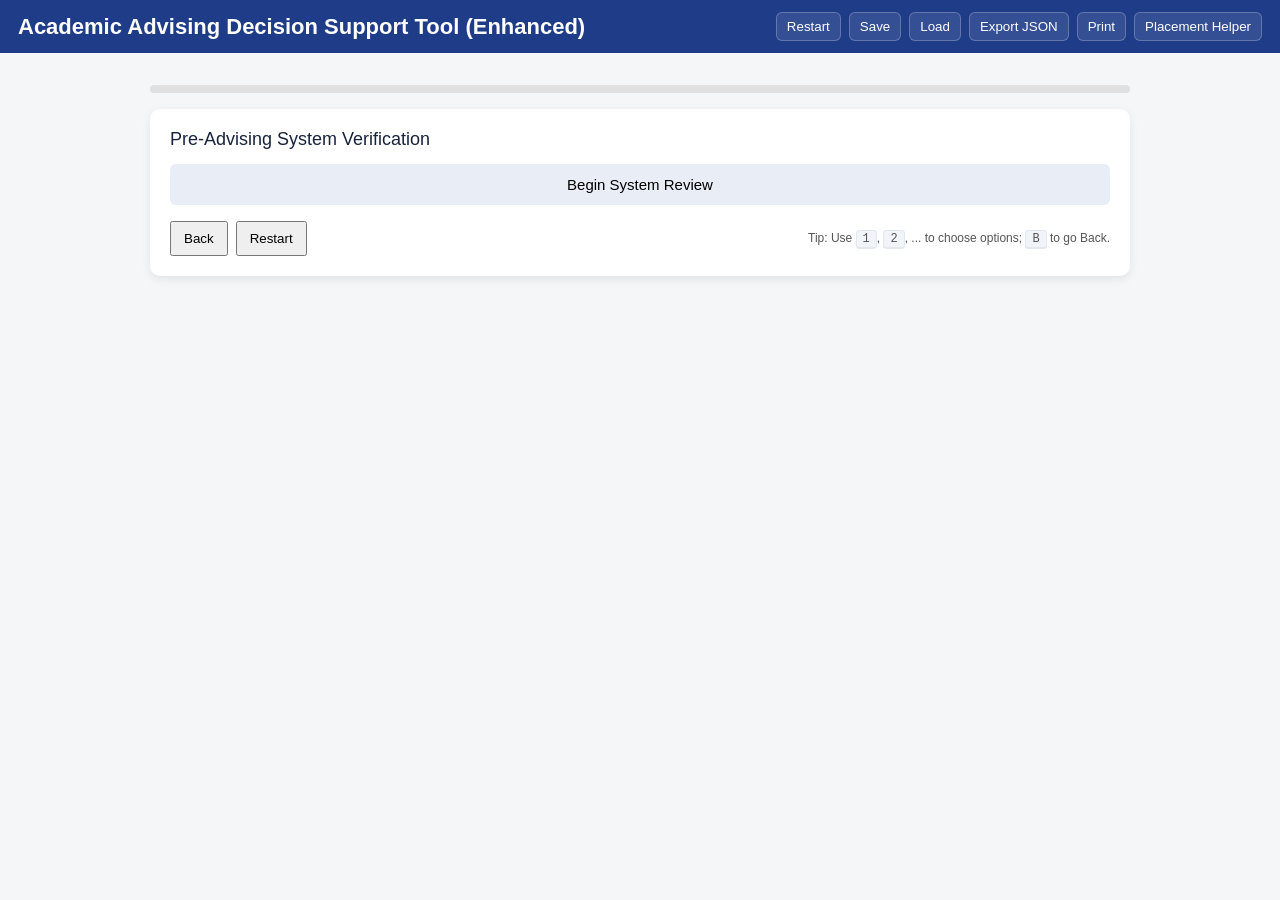
<file: index.html>
<!DOCTYPE html>
<html lang="en">
<head>
  <meta charset="UTF-8">
  <title>Academic Advisor Decision App - Enhanced (Electives + Planner)</title>
  <meta name="viewport" content="width=device-width, initial-scale=1" />
  <style>
    :root{
      --primary:#1f3c88;
      --bg:#f4f6f8;
      --card:#ffffff;
      --muted:#e9edf5;
      --muted-hover:#d0daf0;
      --accent:#2b66ff;
      --success:#0f9d58;
      --warn:#c27803;
      --danger:#b00020;
    }
    html,body{height:100%}
    body{font-family: Arial, sans-serif;margin: 0;background: var(--bg);color:#17223b;}
    header{background: var(--primary);color:white;padding: 12px 18px;display:flex;align-items:center;gap:12px;flex-wrap: wrap;}
    h1{margin:0;font-size:22px}
    .app-actions{margin-left:auto;display:flex;gap:8px;flex-wrap:wrap}
    .app-actions button{background:#ffffff1a;border:1px solid #ffffff3a;color:white;padding:6px 10px;border-radius:6px;cursor:pointer}
    .app-actions button:hover{background:#ffffff2e}
    #container{max-width: 980px; margin: 20px auto; padding: 12px;}
    .progress{background:#e0e0e0;height:8px;border-radius:4px;margin-bottom:16px}
    .progress-bar{height:100%;width:0%;background:var(--primary);border-radius:4px;transition:width .25s ease}
    .card{background:var(--card);padding:20px;border-radius:10px;box-shadow:0 3px 10px rgba(0,0,0,.08)}
    .question{font-size:18px;margin-bottom:14px}
    .options button{display:block;width:100%;margin:8px 0;padding:12px;font-size:15px;border:none;border-radius:6px;cursor:pointer;background:var(--muted);transition:background .2s}
    .options button:hover{background:var(--muted-hover)}
    .summary{background:#eef3ff;padding:15px;margin-top:16px;border-left:5px solid var(--primary)}
    .nav-controls{margin-top:16px;display:flex;gap:8px;justify-content:space-between;align-items:center}
    .nav-controls .left{display:flex;gap:8px}
    .nav-controls .right{display:flex;gap:8px}
    .nav-controls button{padding:8px 12px}
    .pill{display:inline-block;background:#eef3ff;border:1px solid #d0daf0;color:#1f2a44;padding:4px 8px;border-radius:999px;font-size:12px;margin:2px}
    .section-title{margin:10px 0 6px;font-weight:bold}
    .note{font-size:12px;color:#555}
    .muted{color:#6b7280}
    .error{color:var(--danger)}
    /* Modal */
    .modal{position:fixed;inset:0;background:#0008;display:none;align-items:center;justify-content:center;padding:20px;}
    .modal[open]{display:flex}
    .modal .modal-card{background:white;max-width:1000px;width:100%;border-radius:10px;box-shadow:0 10px 30px rgba(0,0,0,.25);} 
    .modal header{background:transparent;color:#17223b;padding:16px;border-bottom:1px solid #eee}
    .modal .content{padding:16px;max-height:70vh;overflow:auto}
    .modal footer{padding:12px 16px;border-top:1px solid #eee;display:flex;gap:8px;justify-content:flex-end}
    .grid{display:grid;grid-template-columns:repeat(auto-fit,minmax(260px,1fr));gap:10px}
    .field{display:flex;flex-direction:column;gap:4px}
    .field input,.field select,.field textarea{padding:8px;border:1px solid #cfd8dc;border-radius:6px}
    .kbd{font-family:ui-monospace, SFMono-Regular, Menlo, Monaco, Consolas, "Liberation Mono", "Courier New", monospace;background:#f1f5f9;border:1px solid #e2e8f0;border-bottom-width:2px;padding:1px 6px;border-radius:4px;font-size:12px}
    details{background:#fafbff;border:1px solid #e6ecff;border-radius:8px;padding:10px;margin:8px 0}
    details > summary{cursor:pointer;font-weight:bold}
    .success{color:var(--success)}
    .warn{color:var(--warn)}
    .badge{display:inline-block;padding:2px 6px;border-radius:6px;background:#f1f5f9;border:1px solid #e2e8f0;font-size:11px;color:#334155;margin-left:6px}
    .disabled{opacity:.5;pointer-events:none}
    .course-card{border:1px solid #e5e7eb;border-radius:8px;padding:10px;margin:6px 0;background:#fff}
    .course-card .title{font-weight:bold}
    .course-card .meta{font-size:12px;color:#6b7280;margin-top:4px}
    .two-col{display:grid;grid-template-columns:1fr 1fr;gap:12px}
    @media (max-width: 720px){ .two-col{grid-template-columns:1fr} }
	
	/* NEW: Hide the Select All Displayed button */
button[data-role="hide-select-all"] {
    display: none !important;
}
	
  </style>
</head>
<body>
<header>
  <h1 id="appTitle">Academic Advising Decision Support Tool (Enhanced)</h1>
  <div class="app-actions" aria-label="App actions">
    <button id="btnRestart" title="Restart (Alt+R)">Restart</button>
    <button id="btnSave" title="Save session (Alt+S)">Save</button>
    <button id="btnLoad" title="Load session (Alt+L)">Load</button>
    <button id="btnExport" title="Export summary to JSON (Alt+J)">Export JSON</button>
    <button id="btnPrint" title="Print summary (Ctrl/Cmd+P)">Print</button>
    <button id="btnPlacement" title="Open placement helper (Alt+P)">Placement Helper</button>
  </div>
</header>
<div id="container">
  <div class="progress" aria-hidden="true"><div class="progress-bar" id="progressBar"></div></div>
  <div class="card" role="region" aria-labelledby="questionHeading">
    <div class="question" id="questionText" aria-live="polite"></div>
    <div class="options" id="optionsContainer" role="group" aria-label="Options"></div>
    <div class="summary" id="summaryBox" style="display:none;"></div>
    <div class="nav-controls">
      <div class="left">
        <button onclick="goBack()" id="btnBack" title="Go back (Alt+Left)">Back</button>
        <button onclick="restart()" id="btnRestartInline">Restart</button>
      </div>
      <div class="right">
        <span class="note">Tip: Use <span class="kbd">1</span>, <span class="kbd">2</span>, ... to choose options; <span class="kbd">B</span> to go Back.</span>
      </div>
    </div>
  </div>
</div>

<!-- Placement Helper Modal -->
<dialog class="modal" id="placementModal">
  <div class="modal-card">
    <header>
      <h2>Placement Helper</h2>
      <p class="note">Enter any scores you have; leave others blank.</p>
    </header>
    <div class="content">
      <div class="grid">
        <div class="field"><label>High School GPA</label><input type="number" step="0.01" id="ph_gpa" placeholder="e.g., 3.2"></div>
        <div class="field"><label>ACT Reading</label><input type="number" id="ph_act_read"></div>
        <div class="field"><label>ACT English (Writing & Language)</label><input type="number" id="ph_act_eng"></div>
        <div class="field"><label>ACT Math</label><input type="number" id="ph_act_math"></div>
        <div class="field"><label>SAT Evidence-Based Reading & Writing</label><input type="number" id="ph_sat_ebrw"></div>
        <div class="field"><label>SAT Writing & Language</label><input type="number" id="ph_sat_wl"></div>
        <div class="field"><label>SAT Math</label><input type="number" id="ph_sat_math"></div>
        <div class="field"><label>GED (if applicable)</label><input type="number" id="ph_ged"></div>
        <div class="field"><label>Accuplacer (Reading/Writing)</label><input type="number" id="ph_acc_rw"></div>
        <div class="field"><label>KYOTE College Algebra (CA)</label><input type="number" id="ph_kyote_ca"></div>
        <div class="field"><label>KYOTE Math Placement (MP)</label><input type="number" id="ph_kyote_mp"></div>
        <div class="field"><label>KYOTE KALG (CA - alternative)</label><input type="number" id="ph_kyote_kalg"></div>
      </div>
      <details open>
        <summary>Results</summary>
        <div id="placementResults"></div>
      </details>
    </div>
    <footer>
      <button onclick="document.getElementById('placementModal').close()">Close</button>
      <button class="success" onclick="computePlacement()">Recompute</button>
    </footer>
  </div>
</dialog>

<!-- Course Planner Modal -->
<dialog class="modal" id="plannerModal">
  <div class="modal-card">
    <header>
      <h2>Plan Remaining Courses (Prereqs/Coreqs Enforced)</h2>
      <label class="note"><input type="checkbox" id="planner_consent"> Allow instructor consent overrides when available</label>
    </header>
    <div class="content" id="plannerContent">
      <!-- dynamically rendered -->
    </div>
    <footer>
      <button onclick="document.getElementById('plannerModal').close()">Close</button>
      <button class="success" onclick="applyPlannerSelections()">Save Plan</button>
    </footer>
  </div>
</dialog>

<script>
// ================================
// COURSE RULES (from user's catalog JSON) + Option B: approvedElectiveLevel
// ================================
const courseRules = {
  "_meta": {"catalogYear": "unspecified (from pasted text)","source": "User-provided KCTCS CIT catalog excerpts","lastUpdated": "2026-02-15"},
  "CIT 105":{"title":"Introduction to Computers","credits":3,"prereq":{"allOf":[{"anyOf":[{"placement":"Reading Coreq/Course"},{"standing":"12 college credits (GPA ≥ 2.0)"}]}]},"coreq":{"anyOf":[],"allOf":[]},"satisfiedBy":["CIT 105 Step Exam"],"equivalents":[],"consentAllowed":false},
  "CIT 111":{"title":"Computer Hardware and Software","credits":4,"prereq":{"allOf":[{"anyOf":[{"course":"CIT 105"}]},{"anyOf":[{"placement":"QR College-Ready"}]}]},"coreq":{"anyOf":[],"allOf":[]},"satisfiedBy":["A+"],"equivalents":[],"consentAllowed":true},
  "CIT 120":{"title":"Computational Thinking","credits":3,"prereq":{"allOf":[{"anyOf":[{"placement":"QR College-Ready"}]}]},"coreq":{"anyOf":[{"course":"CIT 105"}],"allOf":[]},"satisfiedBy":[],"equivalents":[],"consentAllowed":true},
  "CIT 124":{"title":"Introduction to Game Development","credits":3,"prereq":{"allOf":[{"anyOf":[{"course":"CIT 105"},{"course":"IMD 100"}]}]},"coreq":{"anyOf":[{"course":"CIT 221"},{"course":"IMD 221"}],"allOf":[]},"satisfiedBy":[],"equivalents":[],"consentAllowed":true},
  "CIT 125":{"title":"Intro to Digital Maps","credits":3,"prereq":{"allOf":[{"anyOf":[{"course":"CIT 105"}]}]},"coreq":{"anyOf":[],"allOf":[]},"satisfiedBy":[],"equivalents":[],"consentAllowed":true},
  "CIT 130":{"title":"Productivity Software","credits":3,"prereq":{"allOf":[{"anyOf":[{"course":"CIT 105"},{"course":"OST 105"},{"course":"IMD 100"}]}]},"coreq":{"anyOf":[],"allOf":[]},"satisfiedBy":["MOS Word+PowerPoint+Excel+Access (2019/365)"],"equivalents":[],"consentAllowed":true,"approvedElectiveLevel":"100"},
  "CIT 140":{"title":"JavaScript I","credits":3,"prereq":{"allOf":[{"anyOf":[{"course":"CIT 120"}]},{"anyOf":[{"course":"CIT 150"},{"course":"CIT 155"}]}]},"coreq":{"anyOf":[],"allOf":[]},"satisfiedBy":[],"equivalents":[],"consentAllowed":true},
  "CIT 142":{"title":"C++ I","credits":3,"prereq":{"allOf":[{"anyOf":[{"course":"CIT 120"}]}]},"coreq":{"anyOf":[],"allOf":[]},"satisfiedBy":[],"equivalents":[],"consentAllowed":true},
  "CIT 143":{"title":"C# I","credits":3,"prereq":{"allOf":[{"anyOf":[{"course":"CIT 120"}]}]},"coreq":{"anyOf":[],"allOf":[]},"satisfiedBy":[],"equivalents":[],"consentAllowed":true},
  "CIT 144":{"title":"Python I","credits":3,"prereq":{"allOf":[{"anyOf":[{"course":"CIT 120"}]}]},"coreq":{"anyOf":[],"allOf":[]},"satisfiedBy":[],"equivalents":[],"consentAllowed":true},
  "CIT 146":{"title":"Swift I","credits":3,"prereq":{"allOf":[{"anyOf":[{"course":"CIT 120"}]}]},"coreq":{"anyOf":[],"allOf":[]},"satisfiedBy":[],"equivalents":[],"consentAllowed":true},
  "CIT 148":{"title":"Visual Basic I","credits":3,"prereq":{"allOf":[{"anyOf":[{"course":"CIT 120"}]}]},"coreq":{"anyOf":[],"allOf":[]},"satisfiedBy":[],"equivalents":[],"consentAllowed":true},
  "CIT 149":{"title":"Java I","credits":3,"prereq":{"allOf":[{"anyOf":[{"course":"CIT 120"}]}]},"coreq":{"anyOf":[],"allOf":[]},"satisfiedBy":[],"equivalents":[],"consentAllowed":true},
  "CIT 150":{"title":"Internet Technologies","credits":3,"prereq":{"allOf":[{"anyOf":[{"course":"CIT 105"}]}]},"coreq":{"anyOf":[{"course":"CIT 120"}],"allOf":[]},"satisfiedBy":[],"equivalents":[],"consentAllowed":true},
  "CIT 151":{"title":"Social Media I","credits":3,"prereq":{"allOf":[{"anyOf":[{"placement":"Digital Literacy"}]}]},"coreq":{"anyOf":[],"allOf":[]},"satisfiedBy":[],"equivalents":[],"consentAllowed":true},
  "CIT 152":{"title":"Social Media Tools and Technologies","credits":3,"prereq":{"allOf":[{"anyOf":[{"course":"CIT 150"}]}]},"coreq":{"anyOf":[],"allOf":[]},"satisfiedBy":[],"equivalents":[],"consentAllowed":true},
  "CIT 155":{"title":"Web Page Development","credits":3,"prereq":{"allOf":[{"anyOf":[{"course":"CIT 105"}]}]},"coreq":{"anyOf":[],"allOf":[]},"satisfiedBy":[],"equivalents":[],"consentAllowed":true,"approvedElectiveLevel":"100"},
  "CIT 157":{"title":"Web Site Design and Production","credits":3,"prereq":{"allOf":[{"anyOf":[{"course":"CIT 105"}]}]},"coreq":{"anyOf":[],"allOf":[]},"satisfiedBy":[],"equivalents":[],"consentAllowed":true,"approvedElectiveLevel":"100"},
  "CIT 160":{"title":"Intro to Networking Concepts","credits":4,"prereq":{"allOf":[{"anyOf":[{"placement":"QR College-Ready"}]}]},"coreq":{"anyOf":[],"allOf":[]},"satisfiedBy":["Network+"],"equivalents":[],"consentAllowed":true},
  "CIT 161":{"title":"Introduction to Networks","credits":4,"prereq":{"allOf":[{"anyOf":[{"placement":"QR College-Ready"}]}]},"coreq":{"anyOf":[{"course":"CIT 111"}],"allOf":[]},"satisfiedBy":["CCNA"],"equivalents":[],"consentAllowed":true},
  "CIT 167":{"title":"Switching &amp; Routing Essentials","credits":4,"prereq":{"allOf":[{"anyOf":[{"course":"CIT 161"}]}]},"coreq":{"anyOf":[],"allOf":[]},"satisfiedBy":["CCNA"],"equivalents":[],"consentAllowed":true,"approvedElectiveLevel":"100"},
  "CIT 170":{"title":"Database Design Fundamentals","credits":3,"prereq":{"allOf":[{"anyOf":[{"course":"CIT 105"},{"course":"OST 105"},{"course":"IMD 100"}]},{"anyOf":[{"placement":"QR College-Ready"}]}]},"coreq":{"anyOf":[],"allOf":[]},"satisfiedBy":[],"equivalents":[],"consentAllowed":true},
  "CIT 171":{"title":"SQL I","credits":3,"prereq":{"allOf":[{"anyOf":[{"course":"CIT 120"}]},{"anyOf":[{"course":"CIT 170"}]}]},"coreq":{"anyOf":[],"allOf":[]},"satisfiedBy":[],"equivalents":[],"consentAllowed":true,"approvedElectiveLevel":"100"},
  "CIT 180":{"title":"Security Fundamentals","credits":3,"prereq":{"allOf":[{"anyOf":[{"course":"CIT 160"},{"course":"CIT 161"}]}]},"coreq":{"anyOf":[],"allOf":[]},"satisfiedBy":["Security+"],"equivalents":[],"consentAllowed":true},
  "CIT 182":{"title":"Perimeter Defense","credits":3,"prereq":{"allOf":[{"anyOf":[{"course":"CIT 180"}]}]},"coreq":{"anyOf":[],"allOf":[]},"satisfiedBy":[],"equivalents":[],"consentAllowed":true,"approvedElectiveLevel":"200"},
  "CIT 184":{"title":"Attacks and Exploits","credits":3,"prereq":{"allOf":[{"anyOf":[{"course":"CIT 180"}]}]},"coreq":{"anyOf":[],"allOf":[]},"satisfiedBy":["CEH"],"equivalents":[],"consentAllowed":true,"approvedElectiveLevel":"200"},
  "CIT 201":{"title":"Information Storage Management","credits":3,"prereq":{"allOf":[{"anyOf":[{"course":"CIT 167"}]},{"anyOf":[{"course":"CIT 214"},{"course":"CIT 217"},{"course":"CIT 262"}]}]},"coreq":{"anyOf":[],"allOf":[]},"satisfiedBy":[],"equivalents":[],"consentAllowed":true},
  "CIT 203":{"title":"Introduction to Virtualization","credits":3,"prereq":{"allOf":[{"anyOf":[{"course":"CIT 167"}]},{"anyOf":[{"course":"CIT 214"},{"course":"CIT 217"},{"course":"CIT 262"}]}]},"coreq":{"anyOf":[],"allOf":[]},"satisfiedBy":[],"equivalents":[],"consentAllowed":true},
  "CIT 204":{"title":"VMware Optimize and Scale","credits":3,"prereq":{"allOf":[{"anyOf":[{"course":"CIT 203"}]}]},"coreq":{"anyOf":[],"allOf":[]},"satisfiedBy":[],"equivalents":[],"consentAllowed":true},
  "CIT 205":{"title":"Cloud Infrastructure and Services","credits":3,"prereq":{"allOf":[{"anyOf":[{"course":"CIT 201"}]},{"anyOf":[{"course":"CIT 203"}]}]},"coreq":{"anyOf":[],"allOf":[]},"satisfiedBy":[],"equivalents":[],"consentAllowed":true},
  "CIT 206":{"title":"Amazon Web Services Practitioner","credits":3,"prereq":{"allOf":[{"anyOf":[{"course":"CIT 170"}]},{"anyOf":[{"course":"CIT 161"},{"course":"CIT 160"}]}]},"coreq":{"anyOf":[],"allOf":[]},"satisfiedBy":[],"equivalents":[],"consentAllowed":true},
  "CIT 207":{"title":"Amazon Web Services Architecting","credits":3,"prereq":{"allOf":[{"anyOf":[{"course":"CIT 206"}]}]},"coreq":{"anyOf":[],"allOf":[{"course":"CIT 227"},{"course":"CIT 262"}]},"satisfiedBy":[],"equivalents":[],"consentAllowed":true},
  "CIT 208":{"title":"AWS Systems Operations","credits":3,"prereq":{"allOf":[{"anyOf":[{"course":"CIT 206"}]}]},"coreq":{"anyOf":[],"allOf":[{"course":"CIT 227"},{"course":"CIT 262"}]},"satisfiedBy":[],"equivalents":[],"consentAllowed":true},
  "CIT 212":{"title":"Connecting and Scaling Networks","credits":4,"prereq":{"allOf":[{"anyOf":[{"course":"CIT 167"}]}]},"coreq":{"anyOf":[],"allOf":[]},"satisfiedBy":["CCNA"],"equivalents":[],"consentAllowed":true,"approvedElectiveLevel":"200"},
  "CIT 213":{"title":"Microsoft Client Configuration","credits":3,"prereq":{"allOf":[{"anyOf":[{"course":"CIT 111"}]},{"anyOf":[{"course":"CIT 160"},{"course":"CIT 161"}]}]},"coreq":{"anyOf":[],"allOf":[]},"satisfiedBy":[],"equivalents":[],"consentAllowed":true},
  "CIT 217":{"title":"UNIX/Linux Administration","credits":3,"prereq":{"allOf":[{"anyOf":[{"course":"CIT 111"}]},{"anyOf":[{"course":"CIT 160"},{"course":"CIT 161"}]}]},"coreq":{"anyOf":[],"allOf":[]},"satisfiedBy":["Linux+"],"equivalents":[],"consentAllowed":true},
  "CIT 219":{"title":"Internet Protocols","credits":3,"prereq":{"allOf":[{"anyOf":[{"course":"CIT 160"},{"course":"CIT 161"},{"course":"CIT 162"}]}]},"coreq":{"anyOf":[],"allOf":[]},"satisfiedBy":[],"equivalents":[],"consentAllowed":true},
  "CIT 221":{"title":"Computer Graphics","credits":3,"prereq":{"allOf":[{"anyOf":[{"course":"CIT 105"},{"course":"IMD 100"}]}]},"coreq":{"anyOf":[{"course":"CIT 124"},{"course":"IMD 124"}],"allOf":[]},"satisfiedBy":[],"equivalents":[],"consentAllowed":true},
  "CIT 222":{"title":"3D Modeling for Video Games","credits":3,"prereq":{"allOf":[{"anyOf":[{"course":"CIT 221"},{"course":"IMD 221"}]}]},"coreq":{"anyOf":[],"allOf":[]},"satisfiedBy":[],"equivalents":[],"consentAllowed":true},
  "CIT 223":{"title":"3D Animation for Video Games","credits":3,"prereq":{"allOf":[{"anyOf":[{"course":"CIT 124"},{"course":"IMD 124"}]},{"anyOf":[{"course":"CIT 222"},{"course":"IMD 222"}]}]},"coreq":{"anyOf":[{"course":"CIT 273"},{"course":"IMD 273"}],"allOf":[]},"satisfiedBy":[],"equivalents":[],"consentAllowed":true},
  "CIT 225":{"title":"GIS Data Analysis","credits":3,"prereq":{"allOf":[{"anyOf":[{"course":"CIT 125"}]}]},"coreq":{"anyOf":[],"allOf":[]},"satisfiedBy":[],"equivalents":[],"consentAllowed":true},
  "CIT 227":{"title":"Introduction to UNIX/Linux Administration","credits":3,"prereq":{"allOf":[{"anyOf":[{"course":"CIT 111"}]},{"anyOf":[{"token":"Approved Level I Networking Course"}]}]},"coreq":{"anyOf":[],"allOf":[]},"satisfiedBy":["Red Hat"],"equivalents":[],"consentAllowed":true,"approvedElectiveLevel":"200"},
  "CIT 228":{"title":"Advanced UNIX/Linux Administration","credits":3,"prereq":{"allOf":[{"anyOf":[{"course":"CIT 227"}]}]},"coreq":{"anyOf":[],"allOf":[]},"satisfiedBy":[],"equivalents":[],"consentAllowed":true},
  "CIT 229":{"title":"Selected Topics in GIS","credits":3,"prereq":{"allOf":[{"anyOf":[{"course":"CIT 125"}]}]},"coreq":{"anyOf":[],"allOf":[]},"satisfiedBy":[],"equivalents":[],"consentAllowed":true},
  "CIT 232":{"title":"Help Desk Operations","credits":3,"prereq":{"allOf":[{"anyOf":[{"course":"CIT 111"}]}]},"coreq":{"anyOf":[],"allOf":[]},"satisfiedBy":[],"equivalents":[],"consentAllowed":true,"approvedElectiveLevel":"200"},
  "CIT 234":{"title":"Advanced Productivity Software","credits":3,"prereq":{"allOf":[{"anyOf":[{"course":"CIT 130"}]}]},"coreq":{"anyOf":[],"allOf":[]},"satisfiedBy":[],"equivalents":[],"consentAllowed":true},
  "CIT 236":{"title":"Adv Data Organization Software","credits":3,"prereq":{"allOf":[{"anyOf":[{"course":"CIT 130"}]}]},"coreq":{"anyOf":[],"allOf":[]},"satisfiedBy":[],"equivalents":[],"consentAllowed":true},
  "CIT 237":{"title":"iOS Programming","credits":3,"prereq":{"allOf":[{"anyOf":[{"course":"CIT 146"}]}]},"coreq":{"anyOf":[],"allOf":[]},"satisfiedBy":[],"equivalents":[],"consentAllowed":true},
  "CIT 238":{"title":"Android Programming I","credits":3,"prereq":{"allOf":[{"anyOf":[{"course":"CIT 149"},{"course":"INF 120"}]}]},"coreq":{"anyOf":[],"allOf":[]},"satisfiedBy":[],"equivalents":[],"consentAllowed":true},
  "CIT 242":{"title":"C++ II","credits":3,"prereq":{"allOf":[{"anyOf":[{"course":"CIT 142"}]}]},"coreq":{"anyOf":[],"allOf":[]},"satisfiedBy":[],"equivalents":[],"consentAllowed":true},
  "CIT 243":{"title":"C# II","credits":3,"prereq":{"allOf":[{"anyOf":[{"course":"CIT 143"}]}]},"coreq":{"anyOf":[],"allOf":[]},"satisfiedBy":[],"equivalents":[],"consentAllowed":true},
  "CIT 244":{"title":"Python II","credits":3,"prereq":{"allOf":[{"anyOf":[{"course":"CIT 144"}]}]},"coreq":{"anyOf":[],"allOf":[]},"satisfiedBy":[],"equivalents":[],"consentAllowed":true,"approvedElectiveLevel":"200"},
  "CIT 248":{"title":"Visual Basic II","credits":3,"prereq":{"allOf":[{"anyOf":[{"course":"CIT 148"}]}]},"coreq":{"anyOf":[],"allOf":[]},"satisfiedBy":[],"equivalents":[],"consentAllowed":true},
  "CIT 249":{"title":"Java II","credits":3,"prereq":{"allOf":[{"anyOf":[{"course":"CIT 149"}]}]},"coreq":{"anyOf":[],"allOf":[]},"satisfiedBy":[],"equivalents":[],"consentAllowed":true},
  "CIT 251":{"title":"Social Media II","credits":3,"prereq":{"allOf":[{"anyOf":[{"course":"CIT 151"}]}]},"coreq":{"anyOf":[],"allOf":[]},"satisfiedBy":[],"equivalents":[],"consentAllowed":true},
  "CIT 253":{"title":"Data Driven Web Pages: (Topic)","credits":3,"prereq":{"allOf":[{"anyOf":[{"course":"CIT 150"},{"course":"CIT 155"},{"course":"CIT 157"}]},{"anyOf":[{"course":"CIT 170"}]},{"anyOf":[{"token":"Approved Level I Programming Language"}]}]},"coreq":{"anyOf":[],"allOf":[]},"satisfiedBy":[],"equivalents":[],"consentAllowed":true},
  "CIT 255":{"title":"Web Server Administration","credits":3,"prereq":{"allOf":[{"anyOf":[{"course":"CIT 150"},{"course":"CIT 155"},{"course":"CIT 157"}]},{"anyOf":[{"course":"CIT 214"},{"course":"CIT 228"},{"course":"CIT 262"}]},{"anyOf":[{"course":"CIT 219"}]}]},"coreq":{"anyOf":[],"allOf":[]},"satisfiedBy":[],"equivalents":[],"consentAllowed":true},
  "CIT 257":{"title":"Applied Internet Technologies","credits":3,"prereq":{"allOf":[]},"coreq":{"anyOf":[{"course":"CIT 253"},{"course":"CIT 255"}],"allOf":[]},"satisfiedBy":[],"equivalents":[],"consentAllowed":true},
  "CIT 258":{"title":"Internet Technologies Seminar","credits":3,"prereq":{"allOf":[]},"coreq":{"anyOf":[{"course":"CIT 253"},{"course":"CIT 255"}],"allOf":[]},"satisfiedBy":[],"equivalents":[],"consentAllowed":true},
  "CIT 260":{"title":"Network Hardware Installation and Troubleshooting","credits":3,"prereq":{"allOf":[{"anyOf":[{"course":"CIT 160"},{"course":"CIT 161"}]}]},"coreq":{"anyOf":[],"allOf":[]},"satisfiedBy":[],"equivalents":[],"consentAllowed":true},
  "CIT 261":{"title":"MS Active Directory Services","credits":3,"prereq":{"allOf":[{"anyOf":[{"course":"CIT 111"}]},{"anyOf":[{"course":"CIT 160"},{"course":"CIT 161"}]}]},"coreq":{"anyOf":[],"allOf":[]},"satisfiedBy":[],"equivalents":[],"consentAllowed":true},
  "CIT 262":{"title":"MS Network Infrastructure","credits":3,"prereq":{"allOf":[{"anyOf":[{"course":"CIT 111"}]},{"anyOf":[{"course":"CIT 160"},{"course":"CIT 161"}]}]},"coreq":{"anyOf":[],"allOf":[]},"satisfiedBy":[],"equivalents":[],"consentAllowed":true},
  "CIT 264":{"title":"Microsoft Server Management","credits":3,"prereq":{"allOf":[{"anyOf":[{"course":"CIT 262"}]}]},"coreq":{"anyOf":[],"allOf":[]},"satisfiedBy":[],"equivalents":[],"consentAllowed":true},
  "CIT 267":{"title":"UNIX/Linux Network Services","credits":3,"prereq":{"allOf":[{"anyOf":[{"course":"CIT 228"}]}]},"coreq":{"anyOf":[],"allOf":[]},"satisfiedBy":[],"equivalents":[],"consentAllowed":true},
  "CIT 270":{"title":"Microsoft 365 Endpoint Administration","credits":3,"prereq":{"allOf":[{"anyOf":[{"course":"CIT 160"},{"course":"CIT 161"}]}]},"coreq":{"anyOf":[],"allOf":[]},"satisfiedBy":[],"equivalents":[],"consentAllowed":true,"approvedElectiveLevel":"200"},
  "CIT 271":{"title":"SQL II","credits":3,"prereq":{"allOf":[{"anyOf":[{"course":"CIT 171"}]}]},"coreq":{"anyOf":[],"allOf":[]},"satisfiedBy":[],"equivalents":[],"consentAllowed":true},
  "CIT 273":{"title":"Game Production","credits":3,"prereq":{"allOf":[{"anyOf":[{"course":"CIT 124"},{"course":"IMD 124"}]},{"anyOf":[{"course":"CIT 222"},{"course":"IMD 222"}]}]},"coreq":{"anyOf":[{"course":"CIT 223"},{"course":"IMD 223"}],"allOf":[]},"satisfiedBy":[],"equivalents":[],"consentAllowed":true},
  "CIT 274":{"title":"Seminar in Game Development","credits":3,"prereq":{"allOf":[{"anyOf":[{"course":"CIT 223"},{"course":"IMD 223"}]},{"anyOf":[{"course":"CIT 273"},{"course":"IMD 273"}]}]},"coreq":{"anyOf":[],"allOf":[]},"satisfiedBy":[],"equivalents":[],"consentAllowed":true},
  "CIT 275":{"title":"Administering Windows Server Hybrid Core Infrastructure","credits":3,"prereq":{"allOf":[{"anyOf":[{"course":"CIT 160"},{"course":"CIT 161"}]}]},"coreq":{"anyOf":[],"allOf":[]},"satisfiedBy":[],"equivalents":[],"consentAllowed":true},
  "CIT 279":{"title":"Configuring Windows Server Hybrid Advanced Services","credits":3,"prereq":{"allOf":[{"anyOf":[{"course":"CIT 275"}]}]},"coreq":{"anyOf":[],"allOf":[]},"satisfiedBy":[],"equivalents":[],"consentAllowed":true},
  "CIT 284":{"title":"Computer Forensics","credits":3,"prereq":{"allOf":[{"anyOf":[{"course":"CIT 180"}]}]},"coreq":{"anyOf":[],"allOf":[]},"satisfiedBy":["Security+"],"equivalents":[],"consentAllowed":true,"approvedElectiveLevel":"200"},
  "CIT 286":{"title":"UNIX/Linux OS Security","credits":3,"prereq":{"allOf":[{"anyOf":[{"course":"CIT 180"}]},{"anyOf":[{"course":"CIT 228"}]}]},"coreq":{"anyOf":[],"allOf":[]},"satisfiedBy":["Linux+"],"equivalents":[],"consentAllowed":true},
  "CIT 287":{"title":"Cisco OS Security","credits":3,"prereq":{"allOf":[{"anyOf":[{"course":"CIT 167"},{"course":"CIT 212"}]}]},"coreq":{"anyOf":[],"allOf":[]},"satisfiedBy":["CCNA"],"equivalents":[],"consentAllowed":true},
  "CIT 288":{"title":"Network Security","credits":3,"prereq":{"allOf":[{"anyOf":[{"course":"CIT 180"}]},{"anyOf":[{"token":"Level 1 Network Technologies Specialization Sequence"}]}]},"coreq":{"anyOf":[],"allOf":[]},"satisfiedBy":[],"equivalents":[],"consentAllowed":true},
  "CIT 290":{"title":"Internship","credits":3,"prereq":{"allOf":[]},"coreq":{"anyOf":[],"allOf":[]},"satisfiedBy":[],"equivalents":[],"consentAllowed":true,"approvedElectiveLevel":"200"},
  "CIT 291":{"title":"CIT Capstone","credits":3,"prereq":{"allOf":[{"anyOf":[{"standing":"36+ CIT credits"}]}]},"coreq":{"anyOf":[],"allOf":[]},"satisfiedBy":[],"equivalents":[],"consentAllowed":true},
  "CIT 293":{"title":"CIT Employability Studies","credits":1,"prereq":{"allOf":[{"anyOf":[{"standing":"Sophomore Standing"}]},{"anyOf":[{"standing":"18+ CIT credits"}]}]},"coreq":{"anyOf":[],"allOf":[]},"satisfiedBy":[],"equivalents":[],"consentAllowed":true},
  "CIT 295":{"title":"Independent Problems in CIT: Topic","credits":1,"prereq":{"allOf":[]},"coreq":{"anyOf":[],"allOf":[]},"satisfiedBy":[],"equivalents":[],"consentAllowed":true},
  "CIT 297":{"title":"CIT Professional Preparation","credits":3,"prereq":{"allOf":[{"anyOf":[{"standing":"Sophomore Standing"}]},{"anyOf":[{"standing":"18+ CIT credits"}]}]},"coreq":{"anyOf":[],"allOf":[]},"satisfiedBy":[],"equivalents":[],"consentAllowed":true},
  "CIT 299":{"title":"Special Topics in CIT: (Topic)","credits":1,"prereq":{"allOf":[]},"coreq":{"anyOf":[],"allOf":[]},"satisfiedBy":[],"equivalents":[],"consentAllowed":true},
  "CIT 1051":{"title":"Computer Basics (module)","credits":0.5,"prereq":{"allOf":[{"anyOf":[{"placement":"RDG 20"}]}]},"coreq":{"anyOf":[],"allOf":[]},"satisfiedBy":[],"equivalents":[],"consentAllowed":true}
};

// ================================
// STUDENT PROFILE OBJECT
// ================================
let studentProfile = {
  program: "Computer & Information Technologies AAS",
  track: null,
  credits: null,
  transferStudent: null,
  remedial: null,
  needsMajorUpdate: null,
  hasHold: null,
  completedCourses: [],
  generalEducationCourses: {},
  certifications: [], // NEW
  creditedCourses: [], // NEW (derived from certifications)
  plannedCourses: [], // NEW
  electiveSelections: {} // NEW: maps placeholder => selected course codes
};

// ================================
// COURSE CATALOG BY TRACK (preserved)
// ================================
const courseCatalog = {
  "General": {
    required: [
      "CIT 105",
      "CIT 111",
      "CIT 120",
      "CIT 170",
      "CIT 180",
      "CIT 160/161",
      "CIT 144 or 171",
      "CIT 290 or 297"
    ],
    trackSpecific: [
      "CIT Elective",
      "CIT Elective",
      "CIT Elective",
      "200-Level CIT Elective",
      "200-Level CIT Elective",
      "200-Level CIT Elective",
      "200-Level CIT Elective"
    ],
    generalEducation: [
      "College Writing I",
      "Qualitative Reasoning",
      "Social and Behavioral Sciences",
      "Natural Sciences",
      "Heritage and Humanities (Arts and Humanities)"
    ]
  },
  "Information Security": {
    required: [
      "CIT 105",
      "CIT 111",
      "CIT 120",
      "CIT 170",
      "CIT 180",
      "CIT 161",
      "CIT 144",
      "CIT 290 or 297"
    ],
    trackSpecific: [
      "CIT 182",
      "CIT 184",
      "CIT 227",
      "CIT 167",
      "CIT 212",
      "CIT 284",
      "CIT Elective (Approved CIT Technical Course)"
    ],
    generalEducation: [
      "College Writing I",
      "Qualitative Reasoning",
      "Social and Behavioral Sciences",
      "Natural Sciences",
      "Heritage and Humanities (Arts and Humanities)"
    ]
  },
  "Internet Technologies": {
    required: [
      "CIT 105",
      "CIT 111",
      "CIT 120",
      "CIT 170",
      "CIT 180",
      "CIT 161",
      "CIT 140",
      "CIT 290 or 297"
    ],
    trackSpecific: [
      "CIT 155",
      "CIT 157 or CIT 150",
      "CIT 171",
      "CIT 253",
      "CIT 257 or CIT 258",
      "Approved Level I Programming (CIT 144 Python I @ SKYCTC)",
      "Approved Level II Programming (CIT 244 Python II @ SKYCTC)"
    ],
    generalEducation: [
      "College Writing I",
      "Qualitative Reasoning",
      "Social and Behavioral Sciences",
      "Natural Sciences",
      "Heritage and Humanities (Arts and Humanities)"
    ]
  },
  "Network Administration": {
    required: [
      "CIT 105",
      "CIT 111",
      "CIT 120",
      "CIT 170",
      "CIT 180",
      "CIT 161",
      "CIT 144 or 171",
      "CIT 290 or 297"
    ],
    trackSpecific: [
      "CIT 167",
      "CIT 212",
      "CIT 227",
      "CIT Elective",
      "CIT Elective",
      "CIT Elective",
      "CIT Elective"
    ],
    generalEducation: [
      "College Writing I",
      "Qualitative Reasoning",
      "Social and Behavioral Sciences",
      "Natural Sciences",
      "Heritage and Humanities (Arts and Humanities)"
    ]
  }
};

// ================================
// Industry Certification -> Course Credit Map (preserved)
// ================================
const certificationCreditMap = {
  "iC3": ["CIT 95 (Digital Literacy Competency Only)"] ,
  "CIT 105 Step Exam": ["CIT 105"],
  "A+": ["CIT 111"],
  "MOS Word+PowerPoint+Excel+Access (2019/365)": ["CIT 130"],
  "Network+": ["CIT 160"],
  "CCNA": ["CIT 161","CIT 167","CIT 212"],
  "Security+": ["CIT 180"],
  "CEH": ["CIT 184"],
  "Linux+": ["CIT 217"],
  "Red Hat": ["CIT 227"]
};

// Build approved electives lists from courseRules (Option B)
const approvedElectivesByLevel = {"100": [], "200": []};
Object.keys(courseRules).forEach(k=>{
  const r = courseRules[k];
  if(r && r.approvedElectiveLevel){ approvedElectivesByLevel[r.approvedElectiveLevel].push(k); }
});

// ================================
// DECISION TREE STRUCTURE (preserved)
// ================================
const decisionTree = {
  start: {
    question: "Pre-Advising System Verification",
    options: [ { text: "Begin System Review", next: "systemInstructions" } ]
  },
  systemInstructions: {
    question:
      "Step 1) Retrieve student's PeopleSoft ID Number (PS Number / Student ID):\n\n" +
      "Navigate to:\n" +
      "My Path > Student Self-Service (PeopleSoft Campus Solutions) > My Advisees.\n\n" +
      "Locate and record the student’s PS Number.\n\n" +
      "Step 2) Check student's current enrollment status and registered courses:\n\n" +
      "Navigate to:\n" +
      "My Path > Student Self-Service (PeopleSoft Campus Solutions) > Classic Home > My Favorites > PS Student Information.\n\n" +
      "Enter the PS Number in the ID field and click Search.\n\n" +
      "Review:\n" +
      "- Current term enrollment status\n" +
      "- Registered courses\n" +
      "- Academic program/plan information displayed",
    options: [
      { text: "System Review Complete – Continue", next: "majorCheck" },
      { text: "Open Placement Helper", next: "systemInstructions", action: () => openPlacementHelper() }
    ]
  },
  // MAJOR / TRACK CHECK
  majorCheck: {
    question:
      "Does the student need to be enrolled in the CIT Major (Plan) and/or one of the Tracks (Sub-Plan)?",
    options: [
      { text: "Yes", next: "majorUpdateInstructions", set: { needsMajorUpdate: true } },
      { text: "No", next: "trackSelection", set: { needsMajorUpdate: false } }
    ]
  },
  majorUpdateInstructions: {
    question:
      "Go to My Path > Student Self-Service (PeopleSoft Campus Solutions) > Change Major/Requirement Term.\n\n" +
      "Enter Student ID (PS number) and select term.\n\n" +
      "Leave 'Requirement Term Change' unselected.\n\n" +
      "Select:\n" +
      "- Program of Study: Computer and Information Technologies\n" +
      "- Academic Plan: Computer and Information Tech (Associate in Applied Science)\n\n" +
      "Select appropriate Academic Sub-Plan (Track).\n\n" +
      "This generates an email requiring student approval.\n\n" +
      "Notify the Division Administrative Assistant to update assigned advisor if necessary.",
    options: [ { text: "Major/Track Update Submitted – Continue", next: "holdCheck" } ]
  },
  // HOLD CHECK
  holdCheck: {
    question:
      "Does the student have a HOLD (negative service indicator — red circle with line icon)?",
    options: [
      { text: "Yes", next: "holdInstructions", set: { hasHold: true } },
      { text: "No", next: "trackSelection", set: { hasHold: false } }
    ]
  },
  holdInstructions: {
    question:
      "Click the red service indicator icon.\n\n" +
      "On Manage Service Indicators page:\n" +
      "- Check Start Term.\n" +
      "- If not applicable to current term, you may continue.\n\n" +
      "If applicable:\n" +
      "- Click Code field to open View Service Indicator.\n" +
      "- Read Description box and Services Impacted section.\n\n" +
      "Notify student to resolve issue:\n\n" +
      "1) Transcript Hold → Review:\nhttps://southcentral.kctcs.edu/current-students/academic-resources/transcripts.aspx\nContact: SKY-Admission@kctcs.edu\n\n" +
      "2) Financial Aid Hold → Contact:\n southcentral-financialaid@kctcs.edu\n\n" +
      "3) Academic Hold → Contact:\n SKY-Admission@kctcs.edu",
    options: [ { text: "Hold Addressed / Instructions Given – Continue", next: "trackSelection" } ]
  },
  // TRACK SELECTION
  trackSelection: {
    question: "Select the CIT AAS Track:",
    options: [
      { text: "Information Security", next: "trackCourseInput", set: { track: "Information Security" } },
      { text: "General", next: "trackCourseInput", set: { track: "General" } },
      { text: "Network Administration", next: "trackCourseInput", set: { track: "Network Administration" } },
      { text: "Internet Technologies", next: "trackCourseInput", set: { track: "Internet Technologies" } }
    ]
  },
  trackCourseInput: { question: "Select all courses the student has completed for the selected track.", options: [] },
  credits: { question: "How many credit hours has the student completed?", options: [
    { text: "0-15 (First Semester)", next: "end", set: { credits: "0-15" } },
    { text: "16-45 (Mid Program)", next: "end", set: { credits: "16-45" } },
    { text: "46+ (Final Year)", next: "end", set: { credits: "46+" } }
  ]},
  end: { question: "Advising Recommendation Summary", options: [] }
};

// ================================
// NAVIGATION ENGINE (preserved + keyboard & actions)
// ================================
let historyStack = [];
let currentNode = "start";
function renderNode(nodeKey){
  const node = decisionTree[nodeKey];
  const container = document.getElementById("optionsContainer");
  container.innerHTML = "";
  if(nodeKey === "trackCourseInput"){ renderCourseSelection(); return; }
  if(nodeKey === "end"){ renderSummary(); return; }

  // --- NEW: auto-skip the "credits" step; compute & jump to summary
  if(nodeKey === "credits"){
    const res = calculateCompletedCreditsFromSelections();
    studentProfile.creditsCalculated = res.total;
    studentProfile.creditsCountedCourses = res.counted; // for debugging/trace
    currentNode = "end";
    renderNode(currentNode);
    updateProgress(Math.min(historyStack.length * 10, 95));
    return;
  }

  document.getElementById("questionText").innerText = node.question;
  node.options.forEach((option, idx)=>{
    const btn = document.createElement("button");
    btn.innerText = option.text;
    btn.setAttribute('data-idx', idx+1);
    btn.onclick = () => { applyOption(option); };
    container.appendChild(btn);
  });
}
function applyOption(option){
  historyStack.push({ node: currentNode, profileSnapshot: JSON.parse(JSON.stringify(studentProfile)) });
  if(option.set){ Object.assign(studentProfile, option.set); }
  if(option.action){ try{ option.action(); }catch(e){ console.warn(e); } }
  currentNode = option.next;
  renderNode(currentNode);
  updateProgress(Math.min(historyStack.length * 10, 95));
}

function renderCourseSelection(){
  const q = "Track: " + studentProfile.track + "\n\nSelect all courses the student has completed:";
  document.getElementById("questionText").innerText = q;
  const container = document.getElementById("optionsContainer");
  container.innerHTML = "";
  // Certifications section
  const certWrap = document.createElement('div');
  certWrap.innerHTML = '<div class="section-title">Industry Certifications (auto-credit)</div>';
  const certList = document.createElement('div');
  Object.keys(certificationCreditMap).forEach(cert => {
    const label = document.createElement('label');
    label.style.display='block';
    label.style.margin='4px 0';
    const cb = document.createElement('input');
    cb.type='checkbox'; cb.value=cert;
    cb.checked = studentProfile.certifications.includes(cert);
    cb.onchange = () => { toggleCertification(cert, cb.checked); };
    label.appendChild(cb);
    label.appendChild(document.createTextNode(' ' + cert + ' '));
    const credits = certificationCreditMap[cert].map(c=>`<span class="pill">${c}</span>`).join(' ');
    const span = document.createElement('span'); span.className='note'; span.innerHTML = '→ credits: ' + credits;
    label.appendChild(span);
    certList.appendChild(label);
  });
  certWrap.appendChild(certList);
  container.appendChild(certWrap);

  const trackData = courseCatalog[studentProfile.track];
  // Filter bar
  const filterBar = document.createElement('div');
  filterBar.className = 'grid';
  filterBar.style.margin='8px 0';
  filterBar.innerHTML = `
    <div class="field"><label>Transcript/Prior Courses (paste list)</label>
    <textarea id="bulkCourses" rows="3" style="width:100%;padding:8px;border:1px solid #cfd8dc;border-radius:8px" placeholder="e.g., ENG 101, CIT 105, CIT 111..."></textarea>
    </div>
    <div class="field"><label> </label>
    <button id="btnBulkApply">Mark from List</button>
    </div>`;
  container.appendChild(filterBar);
  
  // --- NEW: Placement Helper button on the Track Course Selection screen ---
const placementBar = document.createElement('div');
placementBar.style.margin = '8px 0';
const placementBtn = document.createElement('button');
placementBtn.innerText = 'Open Placement Helper';
placementBtn.title = 'Open placement helper (Alt+P also works)';
placementBtn.onclick = () => openPlacementHelper();
placementBar.appendChild(placementBtn);
container.appendChild(placementBar);

  // Required Technical
  const section1 = document.createElement("div");
  section1.innerHTML = "<div class=\"section-title\">Required Technical Courses</div>";
  container.appendChild(section1);
  trackData.required.forEach(course => { addCheckbox(course, container); });

  // Track-Specific
  const section2 = document.createElement("div");
  section2.innerHTML = "<div class=\"section-title\">Track-Specific Courses</div>";
  container.appendChild(section2);
  trackData.trackSpecific.forEach(course => { addCheckbox(course, container); });

  // General Ed
  const section3 = document.createElement("div");
  section3.innerHTML = "<div class=\"section-title\">General Education Requirements</div>";
  container.appendChild(section3);
  trackData.generalEducation.forEach(requirement => {
    const wrapper = document.createElement("div");
    wrapper.style.margin = "6px 0";
    const label = document.createElement("span");
    label.innerText = requirement + ": ";
    label.style.display = "inline-block";
    label.style.width = "300px";
    const input = document.createElement("input");
    input.type = "text";
    input.placeholder = "Enter course (e.g., ENG 101)";
    input.style.padding = "6px";
    input.style.width = "220px";
    input.dataset.requirement = requirement;
    input.value = studentProfile.generalEducationCourses?.[requirement] || "";
    wrapper.appendChild(label);
    wrapper.appendChild(input);
    container.appendChild(wrapper);
  });

  // Buttons
  const controls = document.createElement('div');
  controls.style.marginTop = '12px';
  const submitBtn = document.createElement("button");
  submitBtn.innerText = "Save Completed Courses and Continue";
  submitBtn.onclick = () => {
    // Capture checked CIT courses
    const selected = Array.from(container.querySelectorAll("input[type=checkbox][data-kind=course]:checked")).map(cb => cb.value);
    studentProfile.completedCourses = Array.from(new Set([...selected, ...studentProfile.creditedCourses]));
    // Capture Gen Ed inputs
    const genEdInputs = container.querySelectorAll("input[type=text]");
    let genEdData = {};
    genEdInputs.forEach(input => {
      const requirement = input.dataset.requirement;
      const value = input.value.trim();
      if(value !== ""){ genEdData[requirement] = value; }
    });
    studentProfile.generalEducationCourses = genEdData;
    currentNode = "credits";
    renderNode(currentNode);
    updateProgress(Math.min(historyStack.length * 10, 95));
  };
  controls.appendChild(submitBtn);
  const selectAllBtn = document.createElement('button');
  selectAllBtn.setAttribute("data-role", "hide-select-all");   // NEW
  selectAllBtn.innerText = 'Select All Displayed';
  selectAllBtn.onclick = () => { container.querySelectorAll("input[type=checkbox][data-kind=course]").forEach(cb => cb.checked = true); };
  controls.appendChild(document.createTextNode(' '));
  controls.appendChild(selectAllBtn);
  container.appendChild(document.createElement("br"));
  container.appendChild(controls);

  // Bulk mark handler
  document.getElementById('btnBulkApply').onclick = () => {
    const list = (document.getElementById('bulkCourses').value||'').toUpperCase();
    container.querySelectorAll("input[type=checkbox][data-kind=course]").forEach(cb => {
      const code = cb.value.toUpperCase();
      if(list.includes(code)){ cb.checked = true; }
    });
  };
  // Apply certification credits to UI
  applyCertificationCreditsToUI(container);
}
function addCheckbox(course, container){
  const label = document.createElement("label");
  label.style.display = "block";
  label.style.margin = "4px 0";
  const checkbox = document.createElement("input");
  checkbox.type = "checkbox";
  checkbox.value = course;
  checkbox.setAttribute('data-kind','course');
  label.appendChild(checkbox);
  label.appendChild(document.createTextNode(" " + course));
  container.appendChild(label);
}
function toggleCertification(cert, checked){
  if(checked){ if(!studentProfile.certifications.includes(cert)) studentProfile.certifications.push(cert); }
  else{ studentProfile.certifications = studentProfile.certifications.filter(c => c!==cert); }
  // Recompute credited courses
  const all = new Set();
  studentProfile.certifications.forEach(c => certificationCreditMap[c].forEach(k => all.add(k)));
  studentProfile.creditedCourses = Array.from(all);
  // Keep UI in sync
  const container = document.getElementById('optionsContainer');
  applyCertificationCreditsToUI(container);
}
function applyCertificationCreditsToUI(container){
  if(!container) return;
  const credited = new Set(studentProfile.creditedCourses);
  container.querySelectorAll("input[type=checkbox][data-kind=course]").forEach(cb => {
    if(credited.has(cb.value)){
      cb.checked = true; cb.disabled = true; cb.parentElement.title = 'Credited by certification'; cb.parentElement.style.opacity = .85;
    }else{ cb.disabled = false; cb.parentElement.style.opacity = 1; }
  });
}
function goBack(){
  if(historyStack.length > 0){
    const lastState = historyStack.pop();
    currentNode = lastState.node;
    studentProfile = lastState.profileSnapshot;
    renderNode(currentNode);
    updateProgress(Math.max(historyStack.length * 10, 0));
  }
}
function restart(){
  historyStack = [];
  currentNode = 'start';
  studentProfile = { program: "Computer & Information Technologies AAS", track:null, credits:null, transferStudent:null, remedial:null, needsMajorUpdate:null, hasHold:null, completedCourses:[], generalEducationCourses:{}, certifications:[], creditedCourses:[], plannedCourses:[], electiveSelections:{} };
  renderNode(currentNode);
  updateProgress(0);
}
function updateProgress(percent){ document.getElementById("progressBar").style.width = percent + "%"; }

// --- NEW: Completed Credit Calculator (CIT-only, from explicit codes) ---
function calculateCompletedCreditsFromSelections(){
  const selected = new Set([
    ...(studentProfile.completedCourses || []),
    ...(studentProfile.creditedCourses || [])
  ]);
  let total = 0;
  const counted = [];

  selected.forEach(code => {
    // Count only explicit course codes like "CIT 170"
    const m = String(code).trim().match(/^[A-Z]{2,4}\s?\d{3,4}$/);
    if(m){
      const norm = m[0].replace(/\s+/g,' ').trim();
      const rule = courseRules[norm];
      if(rule && typeof rule.credits === 'number'){
        total += rule.credits;
        counted.push(norm);
      }
    }
  });
  return { total, counted };
}

// ================================
// Summary & Remaining Coursework (Enhanced)
// ================================
function renderSummary(){
  const box = document.getElementById('summaryBox');
  box.style.display = 'block';
  // --- NEW: ensure credits have been computed at least once ---
if (typeof studentProfile.creditsCalculated !== 'number') {
  const res = calculateCompletedCreditsFromSelections();
  studentProfile.creditsCalculated = res.total;
  studentProfile.creditsCountedCourses = res.counted;
}
  const track = studentProfile.track;
  const trackData = courseCatalog[track] || {required:[], trackSpecific:[], generalEducation:[]};
  const completed = new Set(studentProfile.completedCourses);
  const reqs = [...trackData.required, ...trackData.trackSpecific];
  // Count elective selections by label
  const electiveCounts = {};
  Object.values(studentProfile.electiveSelections||{}).forEach(e=>{ if(e && e.course){ electiveCounts[e.label] = (electiveCounts[e.label]||0) + 1; } });
  // Helper to decide satisfaction including elective picks
  function satisfiedWithElectives(req){
    const normalized = (req||'').trim();
    if(/200-Level CIT Elective/i.test(normalized)){
      if((electiveCounts['200-Level CIT Elective']||0) > 0){ electiveCounts['200-Level CIT Elective']--; return true; }
      return false;
    }
    if(/CIT Elective/i.test(normalized)){
      if((electiveCounts['CIT Elective']||0) > 0){ electiveCounts['CIT Elective']--; return true; }
      return false;
    }
    return isRequirementSatisfied(req, completed);
  }
  const remaining = reqs.filter(req => !satisfiedWithElectives(req));
  const satisfied = reqs.filter(req => satisfiedWithElectives(req));
  const genEdReqs = trackData.generalEducation;
  const completedGenEdKeys = new Set(Object.keys(studentProfile.generalEducationCourses||{}));
  const remainingGenEd = genEdReqs.filter(k => !completedGenEdKeys.has(k));
  const creditedPills = (studentProfile.creditedCourses||[]).map(c=>`<span class="pill">${c}</span>`).join(' ');

  const plannedPills = (studentProfile.plannedCourses||[]).map(c=>`<span class="pill">${c}</span>`).join(' ');
  const electivePlanPills = Object.entries(studentProfile.electiveSelections||{}).map(([slotKey,obj])=>`<span class="pill">${obj.label} → ${obj.course}</span>`).join(' ');

  box.innerHTML = `
    <strong>Program:</strong> ${studentProfile.program}<br>
    <strong>Needs Major Update:</strong> ${studentProfile.needsMajorUpdate === null ? 'Unknown' : (studentProfile.needsMajorUpdate ? 'Yes':'No')}<br>
    <strong>Has Hold:</strong> ${studentProfile.hasHold === null ? 'Unknown' : (studentProfile.hasHold ? 'Yes':'No')}<br>
    <strong>Track:</strong> ${track || 'Not Selected'}<br>
    <strong>Credits Completed:</strong> ${studentProfile.credits || 'Unknown'}
	${studentProfile.creditsCalculated} <span class="note">(CIT/technical only; GenEd not counted yet)</span>
    <hr>
    <div><strong>Completed (including certification credits):</strong><br>
      ${Array.from(completed).map(c=>`<span class="pill">${c}</span>`).join(' ') || '<span class="note">None selected</span>'}
    </div>
    ${creditedPills ? `<div class="note">Auto-credited by certifications: ${creditedPills}</div>` : ''}
    <div style="margin-top:8px"><strong>Remaining Program/Track Courses:</strong><br>
      ${remaining.length? remaining.map(c=>`<span class="pill">${c}</span>`).join(' ') : '<span class="success">No remaining courses detected based on selections</span>'}
    </div>
    ${plannedPills || electivePlanPills ? `<div style="margin-top:8px"><strong>Planned (not yet completed):</strong><br>${plannedPills} ${electivePlanPills}</div>` : ''}
    <div style="margin-top:8px"><strong>General Education Entered:</strong><br>
      ${(Object.entries(studentProfile.generalEducationCourses||{}).map(([k,v])=>`<span class="pill">${k}: ${v}</span>`).join(' ')) || '<span class="note">None entered</span>'}
    </div>
    <div style="margin-top:8px"><strong>Remaining General Education Attributes:</strong><br>
      ${remainingGenEd.length? remainingGenEd.map(c=>`<span class="pill">${c}</span>`).join(' ') : '<span class="success">All GenEd attributes recorded</span>'}
    </div>
    <hr>
    <div class="note">Use the buttons in the header to Save, Load, Export JSON, or Print this summary.</div>
  `;

  // Render action buttons below
  const container = document.getElementById('optionsContainer');
  container.innerHTML = '';
  const toTop = document.createElement('button');
  toTop.innerText = 'Finish & Show Summary';
  toTop.onclick = () => window.scrollTo({top:0,behavior:'smooth'});
  container.appendChild(toTop);

  const planBtn = document.createElement('button');
  planBtn.innerText = 'Open Course Planner (enforce prereqs/coreqs)';
  planBtn.onclick = () => openPlanner();
  container.appendChild(document.createTextNode(' '));
  container.appendChild(planBtn);

  latestSummaryObject = { timestamp: new Date().toISOString(), studentProfile, trackData, satisfied, remaining, remainingGenEd };
}

function isRequirementSatisfied(req, completedSet){
  // Handle patterns like "CIT 160/161" or "CIT 144 or 171" or "CIT 257 or CIT 258"
  const normalized = req.replace(/\s+/g,' ').trim();
  if(normalized.includes('/')){ const parts = normalized.split('/').map(s => s.trim()); return parts.some(p => completedSet.has(p)); }
  if(/\bor\b/i.test(normalized)){ const parts = normalized.split(/\bor\b/i).map(s => s.trim()); return parts.some(p => completedSet.has(p)); }
  // Generic placeholders like Elective can't be auto-satisfied
  if(/elective/i.test(normalized) || /Approved Level/i.test(normalized)){ return false; }
  return completedSet.has(normalized);
}

// ================================
// Save / Load / Export / Print (preserved)
// ================================
function saveSession(){ const payload = { version: 2, currentNode, historyStack, studentProfile }; localStorage.setItem('advisor_session', JSON.stringify(payload)); toast('Session saved'); }
function loadSession(){ try{ const raw = localStorage.getItem('advisor_session'); if(!raw) return toast('No saved session found'); const data = JSON.parse(raw); currentNode = data.currentNode || 'start'; historyStack = data.historyStack || []; studentProfile = data.studentProfile || studentProfile; renderNode(currentNode); updateProgress(Math.min(historyStack.length * 10, 95)); toast('Session loaded'); }catch(e){ toast('Failed to load session'); } }
function exportJSON(){ const blob = new Blob([JSON.stringify(latestSummaryObject || {studentProfile}, null, 2)], {type:'application/json'}); const url = URL.createObjectURL(blob); const a = document.createElement('a'); a.href = url; a.download = 'advising-summary.json'; document.body.appendChild(a); a.click(); a.remove(); URL.revokeObjectURL(url); }
function printSummary(){ window.print(); }
let latestSummaryObject = null;
function toast(msg){ const el = document.createElement('div'); el.textContent = msg; el.style.cssText = 'position:fixed;bottom:16px;left:50%;transform:translateX(-50%);background:#111;color:#fff;padding:8px 12px;border-radius:6px;opacity:.95;z-index:9999'; document.body.appendChild(el); setTimeout(()=>{ el.remove(); }, 1600); }

// ================================
// Placement Helper Logic (preserved)
// ================================
function openPlacementHelper(){ document.getElementById('placementModal').showModal(); computePlacement(); }
function computePlacement(){
  const gpa = parseFloat(document.getElementById('ph_gpa').value);
  const actR = parseFloat(document.getElementById('ph_act_read').value);
  const actE = parseFloat(document.getElementById('ph_act_eng').value);
  const actM = parseFloat(document.getElementById('ph_act_math').value);
  const satEBRW = parseFloat(document.getElementById('ph_sat_ebrw').value);
  const satWL = parseFloat(document.getElementById('ph_sat_wl').value);
  const satM = parseFloat(document.getElementById('ph_sat_math').value);
  const ged = parseFloat(document.getElementById('ph_ged').value);
  const accuRW = parseFloat(document.getElementById('ph_acc_rw').value);
  const kyCA = parseFloat(document.getElementById('ph_kyote_ca').value);
  const kyMP = parseFloat(document.getElementById('ph_kyote_mp').value);
  const kyKALG = parseFloat(document.getElementById('ph_kyote_kalg').value);
  const engDirect = ((actR>=20 || satEBRW>=490 || (accuRW>=250) || (ged>=165) || (gpa>=3.0)) && (actE>=18 || satWL>=22 || satEBRW>=490 || (accuRW>=250) || (ged>=165) || (gpa>=3.0)) );
  const engPaired = (((actR>=16 && actR<=19) || (accuRW>=228 && accuRW<=249) || (gpa>=2.0 && gpa<3.0)) && ((actE>=16 && actE<=19) || (accuRW>=228 && accuRW<=249) || (gpa>=2.0 && gpa<3.0)) );
  const engReferral = ((actR>0 && actR<=15) || (actE>0 && actE<=13));
  let engPlacement = 'Insufficient data';
  if(engDirect){ engPlacement = 'ENG 101'; }
  else if(engPaired){ engPlacement = 'ENG 101 + IRW 100 + FYE 110 (coreq)'; }
  else if(engReferral){ engPlacement = 'Referral to Adult Education'; }
  let mathPlacement = 'Insufficient data';
  if(actM>=27 || satM>=640 || kyCA>=15){ mathPlacement = 'Eligible for MAT 175'; }
  else if((actM>=22 && actM<=26) || (satM>=540 && satM<=639) || (gpa>=3.2) || kyCA>=14){ mathPlacement = 'Eligible for MAT 150 or MAT 155'; }
  else if((actM>=19 && actM<=21) || (satM>=510 && satM<=539) || (ged>=165 && ged<=174) || (gpa>=3.0 && gpa<=3.19) || (kyCA>=7 && kyCA<=13) || (kyMP>=22)){
    mathPlacement = 'Eligible for MAT 150 (with MAT 100 coreq), or MAT 146/126/105';
  }
  const html = `
    <p><strong>English (College Writing I):</strong> <span>${engPlacement}</span></p>
    <ul class="note">
      <li>If <em>ENG 101</em>, then student meets the College Writing I attribute.</li>
      <li>If <em>ENG 101 + IRW 100 + FYE 110</em>, schedule those together.</li>
      <li>If <em>Referral</em>, student should work with Adult Education.</li>
    </ul>
    <p><strong>Math (Qualitative Reasoning attribute):</strong> <span>${mathPlacement}</span></p>`;
  document.getElementById('placementResults').innerHTML = html;
}

// ================================
// Planner Logic (NEW)
// ================================
function openPlanner(){
  const dlg = document.getElementById('plannerModal');
  const content = document.getElementById('plannerContent');
  const trackData = courseCatalog[studentProfile.track] || {required:[], trackSpecific:[], generalEducation:[]};
  const completed = new Set([...(studentProfile.completedCourses||[]), ...(studentProfile.creditedCourses||[])]);
  const reqs = [...trackData.required, ...trackData.trackSpecific];
  const remainingReqs = reqs.filter(r => !isRequirementSatisfied(r, completed));

  // Split specific courses vs elective slots
  const specificCourses = [];
  const electiveSlots = [];
  remainingReqs.forEach(r=>{
    if(/^CIT\s?\d{3}(\s|$)/.test(r)){ // explicit course or alternatives
      // if contains 'or' or '/', add each as option? Planner will show each alternative separately
      if(r.includes('/') || /\bor\b/i.test(r)){
        const alts = r.includes('/') ? r.split('/') : r.split(/\bor\b/i);
        alts.map(s=>s.trim()).forEach(code => specificCourses.push(code));
      } else {
        specificCourses.push(r.trim());
      }
    } else {
      electiveSlots.push(r.trim());
    }
  });

  const consent = document.getElementById('planner_consent').checked;
  const plannedSet = new Set(studentProfile.plannedCourses || []);
  const plannedElectives = studentProfile.electiveSelections || {};

  // Build HTML
  let html = '';
  html += '<div class="two-col">';
  html += '<div>';
  html += '<div class="section-title">Remaining Specific Courses</div>';
  if(specificCourses.length===0){ html += '<div class="note">None</div>'; }
  specificCourses.forEach(code=>{
    const rule = courseRules[code];
    const elig = checkEligibility(code, consent);
    const disabled = !elig.ok;
    const reasons = [...(elig.missingPrereqs||[]), ...(elig.missingCoreqs||[])];
    html += `<div class="course-card">
      <div class="title">${code} ${rule?('— '+rule.title):''}
        ${rule&&rule.approvedElectiveLevel?`<span class="badge">Approved Elective ${rule.approvedElectiveLevel}-level</span>`:''}
      </div>
      <div class="meta">${rule? `${rule.credits} credits` : ''}</div>
      ${!elig.ok ? `<div class="error">Cannot plan yet: needs ${reasons.join(', ')}</div>` : ''}
      <label class="note"><input type="checkbox" class="plan-course" value="${code}" ${plannedSet.has(code)?'checked':''} ${disabled?'disabled':''}> Plan this course</label>
    </div>`;
  });
  html += '</div>';

  html += '<div>';
  html += '<div class="section-title">Elective Slots</div>';
  if(electiveSlots.length===0){ html += '<div class="note">No elective slots remaining.</div>'; }
  const completedSet = new Set([...(studentProfile.completedCourses||[]), ...(studentProfile.creditedCourses||[])]);

  electiveSlots.forEach((slot,idx)=>{
    // Determine allowed list for this slot
    let allowed = [];
    if(/200-Level CIT Elective/i.test(slot)){
      allowed = approvedElectivesByLevel['200'];
    } else if(/CIT Elective/i.test(slot)){
      // allow both levels
      allowed = [...approvedElectivesByLevel['100'], ...approvedElectivesByLevel['200']];
    } else {
      allowed = [...approvedElectivesByLevel['100'], ...approvedElectivesByLevel['200']];
    }
    // remove those already completed
    allowed = allowed.filter(c => !completedSet.has(c));
    // Sort by code
    allowed.sort();

    const selId = `slot_${idx}`;
    const slotKey = `slot_${idx}`;
    const preSel = plannedElectives[slotKey]?.course || '';

    html += `<div class="course-card">
      <div class="title">${slot}</div>
      <div class="meta">Choose one that meets prerequisites</div>
      <div class="field">
        <label for="${selId}">Approved options</label>
        <select id="${selId}" data-slotkey="${slotKey}" data-slotlabel="${slot}">
          <option value="">-- Select an approved elective --</option>
          ${allowed.map(code=>{
            const e = checkEligibility(code, consent);
            const rule = courseRules[code];
            const reasons = [...(e.missingPrereqs||[]), ...(e.missingCoreqs||[])];
            const label = `${code} — ${rule?rule.title:''}` + (rule&&rule.approvedElectiveLevel?` [${rule.approvedElectiveLevel}-level]`:'' );
            const disabled = e.ok? '' : 'disabled';
            const selected = (preSel===code)? 'selected' : '';
            return `<option value="${code}" ${disabled} ${selected} title="${e.ok?'Eligible':('Needs '+reasons.join(', '))}">${label}</option>`;
          }).join('')}
        </select>
        ${preSel?`<div class="note">Previously selected: ${preSel}</div>`:''}
      </div>
    </div>`;
  });
  html += '</div>';
  html += '</div>';

  // Attach live update handlers
  setTimeout(()=>{
    document.querySelectorAll('#plannerContent .plan-course').forEach(cb=>{ cb.addEventListener('change', updateElectiveOptionStates); });
    updateElectiveOptionStates();
  },0);

  // Info area
  html += `<details open style="margin-top:8px">
    <summary>How eligibility is checked</summary>
    <div class="note">We verify course prerequisites and corequisites against your completed and certification-credited courses. If "Allow instructor consent" is checked and a course permits consent, you may plan it even if some requirements are unmet.</div>
  </details>`;

// --- NEW: Placement Helper quick-access in Planner header ---
(() => {
  const header = document.querySelector('#plannerModal .modal-card > header');
  if (!header.querySelector('[data-role="planner-placement-btn"]')) {
    const helperWrap = document.createElement('div');
    helperWrap.style.marginTop = '8px';

    const helperBtn = document.createElement('button');
    helperBtn.textContent = 'Open Placement Helper';
    helperBtn.title = 'Open placement helper (Alt+P also works)';
    helperBtn.setAttribute('data-role', 'planner-placement-btn');
    helperBtn.style.marginRight = '8px';
    helperBtn.onclick = () => openPlacementHelper();

    helperWrap.appendChild(helperBtn);
    header.appendChild(helperWrap);
  }
})();

  content.innerHTML = html;
  // open dialog
  dlg.showModal();
}

function checkEligibility(code, allowConsent){
  const rule = courseRules[code];
  if(!rule){ return {ok:true, missingPrereqs:[], missingCoreqs:[]}; }
  const completed = new Set([...(studentProfile.completedCourses||[]), ...(studentProfile.creditedCourses||[]), ...(studentProfile.plannedCourses||[])]);
  // Prereqs
  const missingPrereqs = [];
  const p = rule.prereq || {allOf:[]};
  (p.allOf||[]).forEach(group=>{
    const anyOf = group.anyOf||[];
    // Only enforce explicit course prerequisites; other tokens are advisory
    const courseOptions = anyOf.filter(x=>x.course).map(x=>x.course);
    if(courseOptions.length>0){
      const satisfied = courseOptions.some(c => completed.has(c));
      if(!satisfied){ missingPrereqs.push(`one of (${courseOptions.join(' or ')})`); }
    }
  });
  // Coreqs
  const missingCoreqs = [];
  const c = rule.coreq || {anyOf:[], allOf:[]};
  // allOf coreqs must be present or planned
  (c.allOf||[]).forEach(x=>{ if(x.course && !completed.has(x.course)){ missingCoreqs.push(x.course); } });
  // anyOf coreq satisfied if any present
  if((c.anyOf||[]).length>0){
    const opts = (c.anyOf||[]).filter(x=>x.course).map(x=>x.course);
    if(opts.length>0){
      const ok = opts.some(cc => completed.has(cc));
      if(!ok){ missingCoreqs.push(`one of (${opts.join(' or ')})`); }
    }
  }
  let ok = (missingPrereqs.length===0 && missingCoreqs.length===0);
  if(!ok && allowConsent && rule.consentAllowed){ ok = true; }
  return {ok, missingPrereqs, missingCoreqs};

function checkEligibilitySnapshot(code, allowConsent, tempPlanned){
  // Same as checkEligibility but accepts a temp planned set for live UI updates
  const rule = courseRules[code];
  if(!rule){ return {ok:true, missingPrereqs:[], missingCoreqs:[]}; }
  const completed = new Set([...(studentProfile.completedCourses||[]), ...(studentProfile.creditedCourses||[])]);
  (tempPlanned||[]).forEach(c=>completed.add(c));
  const missingPrereqs = [];
  const p = rule.prereq || {allOf:[]};
  (p.allOf||[]).forEach(group=>{
    const anyOf = group.anyOf||[];
    const courseOptions = anyOf.filter(x=>x.course).map(x=>x.course);
    if(courseOptions.length>0){
      const satisfied = courseOptions.some(c => completed.has(c));
      if(!satisfied){ missingPrereqs.push(`one of (${courseOptions.join(' or ')})`); }
    }
  });
  const missingCoreqs = [];
  const c = rule.coreq || {anyOf:[], allOf:[]};
  (c.allOf||[]).forEach(x=>{ if(x.course && !completed.has(x.course)){ missingCoreqs.push(x.course); } });
  if((c.anyOf||[]).length>0){
    const opts = (c.anyOf||[]).filter(x=>x.course).map(x=>x.course);
    if(opts.length>0){
      const ok = opts.some(cc => completed.has(cc));
      if(!ok){ missingCoreqs.push(`one of (${opts.join(' or ')})`); }
    }
  }
  let ok = (missingPrereqs.length===0 && missingCoreqs.length===0);
  if(!ok && allowConsent && rule.consentAllowed){ ok = true; }
  return {ok, missingPrereqs, missingCoreqs};
}

function collectTempPlanned(){
  return Array.from(document.querySelectorAll('#plannerContent .plan-course:checked')).map(cb=>cb.value);
}

function updateElectiveOptionStates(){
  const consent = document.getElementById('planner_consent').checked;
  const tempPlanned = collectTempPlanned();
  const selects = Array.from(document.querySelectorAll('#plannerContent select[data-slotkey]'));
  selects.forEach(sel=>{
    Array.from(sel.options).forEach((opt,i)=>{
      if(i===0) return; // skip placeholder
      const code = opt.value;
      const e = checkEligibilitySnapshot(code, consent, tempPlanned);
      opt.disabled = e.ok ? false : true;
      opt.title = e.ok ? 'Eligible' : ('Needs ' + [...(e.missingPrereqs||[]), ...(e.missingCoreqs||[])].join(', '));
    });
  });
}

}

function applyPlannerSelections(){
  const dlg = document.getElementById('plannerModal');
  // Collect specific planned courses
  const checks = Array.from(document.querySelectorAll('#plannerContent .plan-course'));
  const planned = checks.filter(cb=>cb.checked && !cb.disabled).map(cb=>cb.value);
  studentProfile.plannedCourses = Array.from(new Set(planned));
  // Collect elective selections
  const selects = Array.from(document.querySelectorAll('#plannerContent select[data-slotkey]'));
  const electiveSelections = {};
  selects.forEach(sel=>{ if(sel.value){ electiveSelections[sel.dataset.slotkey] = { label: sel.dataset.slotlabel, course: sel.value }; } });
  studentProfile.electiveSelections = electiveSelections;
  toast('Planner selections saved');
  dlg.close();
  // Re-render summary to show planned pills
  renderSummary();
}

// ================================
// Keyboard shortcuts
// ================================
window.addEventListener('keydown', (e)=>{
  if(e.altKey && e.key.toLowerCase()==='r'){ e.preventDefault(); restart(); }
  if(e.altKey && e.key.toLowerCase()==='s'){ e.preventDefault(); saveSession(); }
  if(e.altKey && e.key.toLowerCase()==='l'){ e.preventDefault(); loadSession(); }
  if(e.altKey && e.key.toLowerCase()==='j'){ e.preventDefault(); exportJSON(); }
  if(e.ctrlKey && e.key.toLowerCase()==='p'){ /* allow print */ }
  if(e.altKey && e.key.toLowerCase()==='p'){ e.preventDefault(); openPlacementHelper(); }
  if(e.key.toLowerCase()==='b'){ e.preventDefault(); goBack(); }
  if(!isNaN(parseInt(e.key))){ const idx = parseInt(e.key); const btn = document.querySelector(`#optionsContainer button[data-idx='${idx}']`); if(btn){ btn.click(); } }
});

// Header action buttons
document.getElementById('btnRestart').onclick = restart;
document.getElementById('btnSave').onclick = saveSession;
document.getElementById('btnLoad').onclick = loadSession;
document.getElementById('btnExport').onclick = exportJSON;
document.getElementById('btnPrint').onclick = printSummary;
document.getElementById('btnPlacement').onclick = openPlacementHelper;

// Initialize
renderNode(currentNode);
updateProgress(0);
</script>
</body>
</html>
</file>
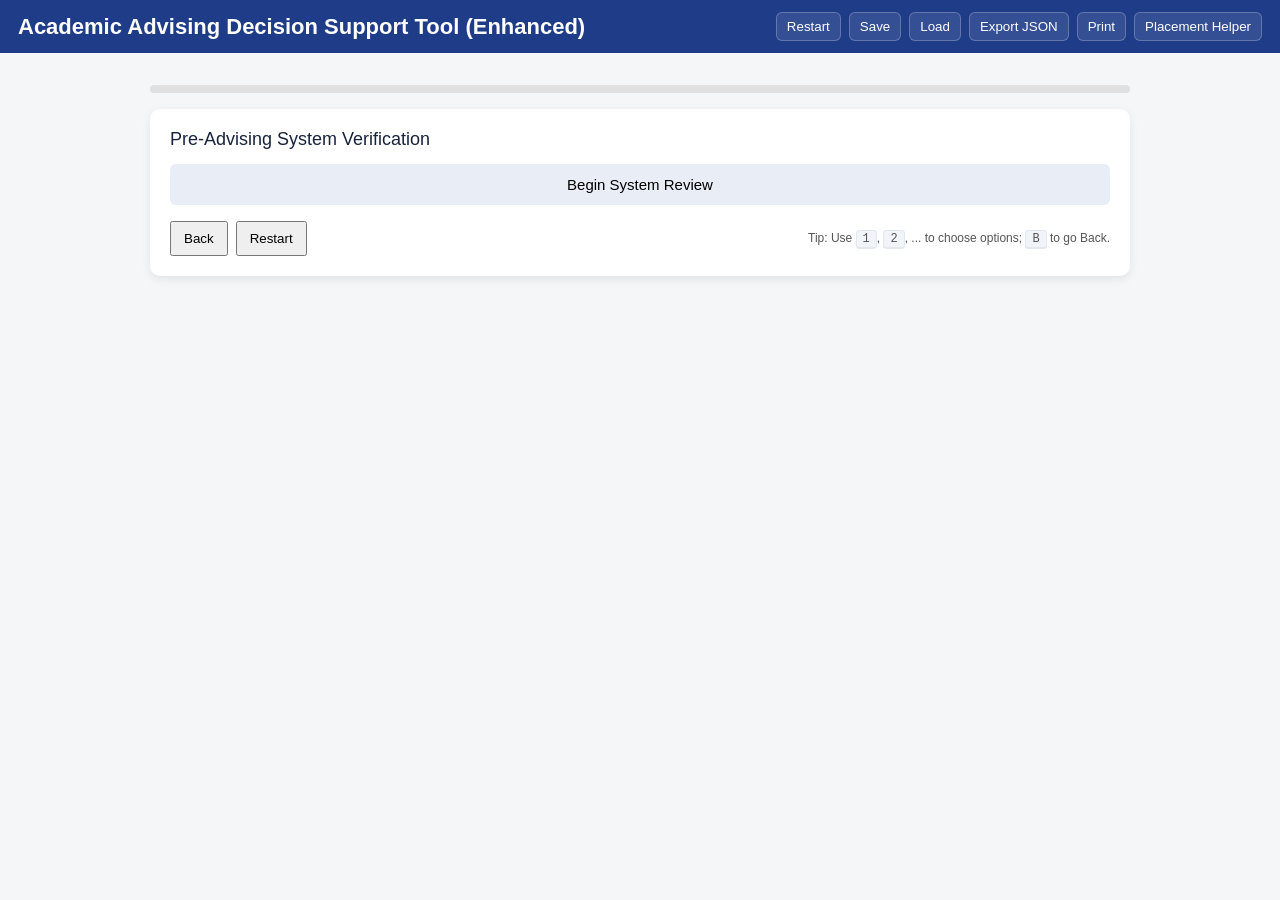
<file: 19FEB2026v1.html>
<!DOCTYPE html>
<html lang="en">
<head>
  <meta charset="UTF-8">
  <title>Academic Advisor Decision App - Enhanced (Electives + Planner)</title>
  <meta name="viewport" content="width=device-width, initial-scale=1" />
  <style>
    :root{
      --primary:#1f3c88;
      --bg:#f4f6f8;
      --card:#ffffff;
      --muted:#e9edf5;
      --muted-hover:#d0daf0;
      --accent:#2b66ff;
      --success:#0f9d58;
      --warn:#c27803;
      --danger:#b00020;
    }
    html,body{height:100%}
    body{font-family: Arial, sans-serif;margin: 0;background: var(--bg);color:#17223b;}
    header{background: var(--primary);color:white;padding: 12px 18px;display:flex;align-items:center;gap:12px;flex-wrap: wrap;}
    h1{margin:0;font-size:22px}
    .app-actions{margin-left:auto;display:flex;gap:8px;flex-wrap:wrap}
    .app-actions button{background:#ffffff1a;border:1px solid #ffffff3a;color:white;padding:6px 10px;border-radius:6px;cursor:pointer}
    .app-actions button:hover{background:#ffffff2e}
    #container{max-width: 980px; margin: 20px auto; padding: 12px;}
    .progress{background:#e0e0e0;height:8px;border-radius:4px;margin-bottom:16px}
    .progress-bar{height:100%;width:0%;background:var(--primary);border-radius:4px;transition:width .25s ease}
    .card{background:var(--card);padding:20px;border-radius:10px;box-shadow:0 3px 10px rgba(0,0,0,.08)}
    .question{font-size:18px;margin-bottom:14px}
    .options button{display:block;width:100%;margin:8px 0;padding:12px;font-size:15px;border:none;border-radius:6px;cursor:pointer;background:var(--muted);transition:background .2s}
    .options button:hover{background:var(--muted-hover)}
    .summary{background:#eef3ff;padding:15px;margin-top:16px;border-left:5px solid var(--primary)}
    .nav-controls{margin-top:16px;display:flex;gap:8px;justify-content:space-between;align-items:center}
    .nav-controls .left{display:flex;gap:8px}
    .nav-controls .right{display:flex;gap:8px}
    .nav-controls button{padding:8px 12px}
    .pill{display:inline-block;background:#eef3ff;border:1px solid #d0daf0;color:#1f2a44;padding:4px 8px;border-radius:999px;font-size:12px;margin:2px}
    .section-title{margin:10px 0 6px;font-weight:bold}
    .note{font-size:12px;color:#555}
    .muted{color:#6b7280}
    .error{color:var(--danger)}
    /* Modal */
    .modal{position:fixed;inset:0;background:#0008;display:none;align-items:center;justify-content:center;padding:20px;}
    .modal[open]{display:flex}
    .modal .modal-card{background:white;max-width:1000px;width:100%;border-radius:10px;box-shadow:0 10px 30px rgba(0,0,0,.25);} 
    .modal header{background:transparent;color:#17223b;padding:16px;border-bottom:1px solid #eee}
    .modal .content{padding:16px;max-height:70vh;overflow:auto}
    .modal footer{padding:12px 16px;border-top:1px solid #eee;display:flex;gap:8px;justify-content:flex-end}
    .grid{display:grid;grid-template-columns:repeat(auto-fit,minmax(260px,1fr));gap:10px}
    .field{display:flex;flex-direction:column;gap:4px}
    .field input,.field select,.field textarea{padding:8px;border:1px solid #cfd8dc;border-radius:6px}
    .kbd{font-family:ui-monospace, SFMono-Regular, Menlo, Monaco, Consolas, "Liberation Mono", "Courier New", monospace;background:#f1f5f9;border:1px solid #e2e8f0;border-bottom-width:2px;padding:1px 6px;border-radius:4px;font-size:12px}
    details{background:#fafbff;border:1px solid #e6ecff;border-radius:8px;padding:10px;margin:8px 0}
    details > summary{cursor:pointer;font-weight:bold}
    .success{color:var(--success)}
    .warn{color:var(--warn)}
    .badge{display:inline-block;padding:2px 6px;border-radius:6px;background:#f1f5f9;border:1px solid #e2e8f0;font-size:11px;color:#334155;margin-left:6px}
    .disabled{opacity:.5;pointer-events:none}
    .course-card{border:1px solid #e5e7eb;border-radius:8px;padding:10px;margin:6px 0;background:#fff}
    .course-card .title{font-weight:bold}
    .course-card .meta{font-size:12px;color:#6b7280;margin-top:4px}
    .two-col{display:grid;grid-template-columns:1fr 1fr;gap:12px}
    @media (max-width: 720px){ .two-col{grid-template-columns:1fr} }
  </style>
</head>
<body>
<header>
  <h1 id="appTitle">Academic Advising Decision Support Tool (Enhanced)</h1>
  <div class="app-actions" aria-label="App actions">
    <button id="btnRestart" title="Restart (Alt+R)">Restart</button>
    <button id="btnSave" title="Save session (Alt+S)">Save</button>
    <button id="btnLoad" title="Load session (Alt+L)">Load</button>
    <button id="btnExport" title="Export summary to JSON (Alt+J)">Export JSON</button>
    <button id="btnPrint" title="Print summary (Ctrl/Cmd+P)">Print</button>
    <button id="btnPlacement" title="Open placement helper (Alt+P)">Placement Helper</button>
  </div>
</header>
<div id="container">
  <div class="progress" aria-hidden="true"><div class="progress-bar" id="progressBar"></div></div>
  <div class="card" role="region" aria-labelledby="questionHeading">
    <div class="question" id="questionText" aria-live="polite"></div>
    <div class="options" id="optionsContainer" role="group" aria-label="Options"></div>
    <div class="summary" id="summaryBox" style="display:none;"></div>
    <div class="nav-controls">
      <div class="left">
        <button onclick="goBack()" id="btnBack" title="Go back (Alt+Left)">Back</button>
        <button onclick="restart()" id="btnRestartInline">Restart</button>
      </div>
      <div class="right">
        <span class="note">Tip: Use <span class="kbd">1</span>, <span class="kbd">2</span>, ... to choose options; <span class="kbd">B</span> to go Back.</span>
      </div>
    </div>
  </div>
</div>

<!-- Placement Helper Modal -->
<dialog class="modal" id="placementModal">
  <div class="modal-card">
    <header>
      <h2>Placement Helper</h2>
      <p class="note">Enter any scores you have; leave others blank.</p>
    </header>
    <div class="content">
      <div class="grid">
        <div class="field"><label>High School GPA</label><input type="number" step="0.01" id="ph_gpa" placeholder="e.g., 3.2"></div>
        <div class="field"><label>ACT Reading</label><input type="number" id="ph_act_read"></div>
        <div class="field"><label>ACT English (Writing & Language)</label><input type="number" id="ph_act_eng"></div>
        <div class="field"><label>ACT Math</label><input type="number" id="ph_act_math"></div>
        <div class="field"><label>SAT Evidence-Based Reading & Writing</label><input type="number" id="ph_sat_ebrw"></div>
        <div class="field"><label>SAT Writing & Language</label><input type="number" id="ph_sat_wl"></div>
        <div class="field"><label>SAT Math</label><input type="number" id="ph_sat_math"></div>
        <div class="field"><label>GED (if applicable)</label><input type="number" id="ph_ged"></div>
        <div class="field"><label>Accuplacer (Reading/Writing)</label><input type="number" id="ph_acc_rw"></div>
        <div class="field"><label>KYOTE College Algebra (CA)</label><input type="number" id="ph_kyote_ca"></div>
        <div class="field"><label>KYOTE Math Placement (MP)</label><input type="number" id="ph_kyote_mp"></div>
        <div class="field"><label>KYOTE KALG (CA - alternative)</label><input type="number" id="ph_kyote_kalg"></div>
      </div>
      <details open>
        <summary>Results</summary>
        <div id="placementResults"></div>
      </details>
    </div>
    <footer>
      <button onclick="document.getElementById('placementModal').close()">Close</button>
      <button class="success" onclick="computePlacement()">Recompute</button>
    </footer>
  </div>
</dialog>

<!-- Course Planner Modal -->
<dialog class="modal" id="plannerModal">
  <div class="modal-card">
    <header>
      <h2>Plan Remaining Courses (Prereqs/Coreqs Enforced)</h2>
      <label class="note"><input type="checkbox" id="planner_consent"> Allow instructor consent overrides when available</label>
    </header>
    <div class="content" id="plannerContent">
      <!-- dynamically rendered -->
    </div>
    <footer>
      <button onclick="document.getElementById('plannerModal').close()">Close</button>
      <button class="success" onclick="applyPlannerSelections()">Save Plan</button>
    </footer>
  </div>
</dialog>

<script>
// ================================
// COURSE RULES (from user's catalog JSON) + Option B: approvedElectiveLevel
// ================================
const courseRules = {
  "_meta": {"catalogYear": "unspecified (from pasted text)","source": "User-provided KCTCS CIT catalog excerpts","lastUpdated": "2026-02-15"},
  "CIT 105":{"title":"Introduction to Computers","credits":3,"prereq":{"allOf":[{"anyOf":[{"placement":"Reading Coreq/Course"},{"standing":"12 college credits (GPA ≥ 2.0)"}]}]},"coreq":{"anyOf":[],"allOf":[]},"satisfiedBy":["CIT 105 Step Exam"],"equivalents":[],"consentAllowed":false},
  "CIT 111":{"title":"Computer Hardware and Software","credits":4,"prereq":{"allOf":[{"anyOf":[{"course":"CIT 105"}]},{"anyOf":[{"placement":"QR College-Ready"}]}]},"coreq":{"anyOf":[],"allOf":[]},"satisfiedBy":["A+"],"equivalents":[],"consentAllowed":true},
  "CIT 120":{"title":"Computational Thinking","credits":3,"prereq":{"allOf":[{"anyOf":[{"placement":"QR College-Ready"}]}]},"coreq":{"anyOf":[{"course":"CIT 105"}],"allOf":[]},"satisfiedBy":[],"equivalents":[],"consentAllowed":true},
  "CIT 124":{"title":"Introduction to Game Development","credits":3,"prereq":{"allOf":[{"anyOf":[{"course":"CIT 105"},{"course":"IMD 100"}]}]},"coreq":{"anyOf":[{"course":"CIT 221"},{"course":"IMD 221"}],"allOf":[]},"satisfiedBy":[],"equivalents":[],"consentAllowed":true},
  "CIT 125":{"title":"Intro to Digital Maps","credits":3,"prereq":{"allOf":[{"anyOf":[{"course":"CIT 105"}]}]},"coreq":{"anyOf":[],"allOf":[]},"satisfiedBy":[],"equivalents":[],"consentAllowed":true},
  "CIT 130":{"title":"Productivity Software","credits":3,"prereq":{"allOf":[{"anyOf":[{"course":"CIT 105"},{"course":"OST 105"},{"course":"IMD 100"}]}]},"coreq":{"anyOf":[],"allOf":[]},"satisfiedBy":["MOS Word+PowerPoint+Excel+Access (2019/365)"],"equivalents":[],"consentAllowed":true,"approvedElectiveLevel":"100"},
  "CIT 140":{"title":"JavaScript I","credits":3,"prereq":{"allOf":[{"anyOf":[{"course":"CIT 120"}]},{"anyOf":[{"course":"CIT 150"},{"course":"CIT 155"}]}]},"coreq":{"anyOf":[],"allOf":[]},"satisfiedBy":[],"equivalents":[],"consentAllowed":true},
  "CIT 142":{"title":"C++ I","credits":3,"prereq":{"allOf":[{"anyOf":[{"course":"CIT 120"}]}]},"coreq":{"anyOf":[],"allOf":[]},"satisfiedBy":[],"equivalents":[],"consentAllowed":true},
  "CIT 143":{"title":"C# I","credits":3,"prereq":{"allOf":[{"anyOf":[{"course":"CIT 120"}]}]},"coreq":{"anyOf":[],"allOf":[]},"satisfiedBy":[],"equivalents":[],"consentAllowed":true},
  "CIT 144":{"title":"Python I","credits":3,"prereq":{"allOf":[{"anyOf":[{"course":"CIT 120"}]}]},"coreq":{"anyOf":[],"allOf":[]},"satisfiedBy":[],"equivalents":[],"consentAllowed":true},
  "CIT 146":{"title":"Swift I","credits":3,"prereq":{"allOf":[{"anyOf":[{"course":"CIT 120"}]}]},"coreq":{"anyOf":[],"allOf":[]},"satisfiedBy":[],"equivalents":[],"consentAllowed":true},
  "CIT 148":{"title":"Visual Basic I","credits":3,"prereq":{"allOf":[{"anyOf":[{"course":"CIT 120"}]}]},"coreq":{"anyOf":[],"allOf":[]},"satisfiedBy":[],"equivalents":[],"consentAllowed":true},
  "CIT 149":{"title":"Java I","credits":3,"prereq":{"allOf":[{"anyOf":[{"course":"CIT 120"}]}]},"coreq":{"anyOf":[],"allOf":[]},"satisfiedBy":[],"equivalents":[],"consentAllowed":true},
  "CIT 150":{"title":"Internet Technologies","credits":3,"prereq":{"allOf":[{"anyOf":[{"course":"CIT 105"}]}]},"coreq":{"anyOf":[{"course":"CIT 120"}],"allOf":[]},"satisfiedBy":[],"equivalents":[],"consentAllowed":true},
  "CIT 151":{"title":"Social Media I","credits":3,"prereq":{"allOf":[{"anyOf":[{"placement":"Digital Literacy"}]}]},"coreq":{"anyOf":[],"allOf":[]},"satisfiedBy":[],"equivalents":[],"consentAllowed":true},
  "CIT 152":{"title":"Social Media Tools and Technologies","credits":3,"prereq":{"allOf":[{"anyOf":[{"course":"CIT 150"}]}]},"coreq":{"anyOf":[],"allOf":[]},"satisfiedBy":[],"equivalents":[],"consentAllowed":true},
  "CIT 155":{"title":"Web Page Development","credits":3,"prereq":{"allOf":[{"anyOf":[{"course":"CIT 105"}]}]},"coreq":{"anyOf":[],"allOf":[]},"satisfiedBy":[],"equivalents":[],"consentAllowed":true,"approvedElectiveLevel":"100"},
  "CIT 157":{"title":"Web Site Design and Production","credits":3,"prereq":{"allOf":[{"anyOf":[{"course":"CIT 105"}]}]},"coreq":{"anyOf":[],"allOf":[]},"satisfiedBy":[],"equivalents":[],"consentAllowed":true,"approvedElectiveLevel":"100"},
  "CIT 160":{"title":"Intro to Networking Concepts","credits":4,"prereq":{"allOf":[{"anyOf":[{"placement":"QR College-Ready"}]}]},"coreq":{"anyOf":[],"allOf":[]},"satisfiedBy":["Network+"],"equivalents":[],"consentAllowed":true},
  "CIT 161":{"title":"Introduction to Networks","credits":4,"prereq":{"allOf":[{"anyOf":[{"placement":"QR College-Ready"}]}]},"coreq":{"anyOf":[{"course":"CIT 111"}],"allOf":[]},"satisfiedBy":["CCNA"],"equivalents":[],"consentAllowed":true},
  "CIT 167":{"title":"Switching &amp; Routing Essentials","credits":4,"prereq":{"allOf":[{"anyOf":[{"course":"CIT 161"}]}]},"coreq":{"anyOf":[],"allOf":[]},"satisfiedBy":["CCNA"],"equivalents":[],"consentAllowed":true,"approvedElectiveLevel":"100"},
  "CIT 170":{"title":"Database Design Fundamentals","credits":3,"prereq":{"allOf":[{"anyOf":[{"course":"CIT 105"},{"course":"OST 105"},{"course":"IMD 100"}]},{"anyOf":[{"placement":"QR College-Ready"}]}]},"coreq":{"anyOf":[],"allOf":[]},"satisfiedBy":[],"equivalents":[],"consentAllowed":true},
  "CIT 171":{"title":"SQL I","credits":3,"prereq":{"allOf":[{"anyOf":[{"course":"CIT 120"}]},{"anyOf":[{"course":"CIT 170"}]}]},"coreq":{"anyOf":[],"allOf":[]},"satisfiedBy":[],"equivalents":[],"consentAllowed":true,"approvedElectiveLevel":"100"},
  "CIT 180":{"title":"Security Fundamentals","credits":3,"prereq":{"allOf":[{"anyOf":[{"course":"CIT 160"},{"course":"CIT 161"}]}]},"coreq":{"anyOf":[],"allOf":[]},"satisfiedBy":["Security+"],"equivalents":[],"consentAllowed":true},
  "CIT 182":{"title":"Perimeter Defense","credits":3,"prereq":{"allOf":[{"anyOf":[{"course":"CIT 180"}]}]},"coreq":{"anyOf":[],"allOf":[]},"satisfiedBy":[],"equivalents":[],"consentAllowed":true,"approvedElectiveLevel":"200"},
  "CIT 184":{"title":"Attacks and Exploits","credits":3,"prereq":{"allOf":[{"anyOf":[{"course":"CIT 180"}]}]},"coreq":{"anyOf":[],"allOf":[]},"satisfiedBy":["CEH"],"equivalents":[],"consentAllowed":true,"approvedElectiveLevel":"200"},
  "CIT 201":{"title":"Information Storage Management","credits":3,"prereq":{"allOf":[{"anyOf":[{"course":"CIT 167"}]},{"anyOf":[{"course":"CIT 214"},{"course":"CIT 217"},{"course":"CIT 262"}]}]},"coreq":{"anyOf":[],"allOf":[]},"satisfiedBy":[],"equivalents":[],"consentAllowed":true},
  "CIT 203":{"title":"Introduction to Virtualization","credits":3,"prereq":{"allOf":[{"anyOf":[{"course":"CIT 167"}]},{"anyOf":[{"course":"CIT 214"},{"course":"CIT 217"},{"course":"CIT 262"}]}]},"coreq":{"anyOf":[],"allOf":[]},"satisfiedBy":[],"equivalents":[],"consentAllowed":true},
  "CIT 204":{"title":"VMware Optimize and Scale","credits":3,"prereq":{"allOf":[{"anyOf":[{"course":"CIT 203"}]}]},"coreq":{"anyOf":[],"allOf":[]},"satisfiedBy":[],"equivalents":[],"consentAllowed":true},
  "CIT 205":{"title":"Cloud Infrastructure and Services","credits":3,"prereq":{"allOf":[{"anyOf":[{"course":"CIT 201"}]},{"anyOf":[{"course":"CIT 203"}]}]},"coreq":{"anyOf":[],"allOf":[]},"satisfiedBy":[],"equivalents":[],"consentAllowed":true},
  "CIT 206":{"title":"Amazon Web Services Practitioner","credits":3,"prereq":{"allOf":[{"anyOf":[{"course":"CIT 170"}]},{"anyOf":[{"course":"CIT 161"},{"course":"CIT 160"}]}]},"coreq":{"anyOf":[],"allOf":[]},"satisfiedBy":[],"equivalents":[],"consentAllowed":true},
  "CIT 207":{"title":"Amazon Web Services Architecting","credits":3,"prereq":{"allOf":[{"anyOf":[{"course":"CIT 206"}]}]},"coreq":{"anyOf":[],"allOf":[{"course":"CIT 227"},{"course":"CIT 262"}]},"satisfiedBy":[],"equivalents":[],"consentAllowed":true},
  "CIT 208":{"title":"AWS Systems Operations","credits":3,"prereq":{"allOf":[{"anyOf":[{"course":"CIT 206"}]}]},"coreq":{"anyOf":[],"allOf":[{"course":"CIT 227"},{"course":"CIT 262"}]},"satisfiedBy":[],"equivalents":[],"consentAllowed":true},
  "CIT 212":{"title":"Connecting and Scaling Networks","credits":4,"prereq":{"allOf":[{"anyOf":[{"course":"CIT 167"}]}]},"coreq":{"anyOf":[],"allOf":[]},"satisfiedBy":["CCNA"],"equivalents":[],"consentAllowed":true,"approvedElectiveLevel":"200"},
  "CIT 213":{"title":"Microsoft Client Configuration","credits":3,"prereq":{"allOf":[{"anyOf":[{"course":"CIT 111"}]},{"anyOf":[{"course":"CIT 160"},{"course":"CIT 161"}]}]},"coreq":{"anyOf":[],"allOf":[]},"satisfiedBy":[],"equivalents":[],"consentAllowed":true},
  "CIT 217":{"title":"UNIX/Linux Administration","credits":3,"prereq":{"allOf":[{"anyOf":[{"course":"CIT 111"}]},{"anyOf":[{"course":"CIT 160"},{"course":"CIT 161"}]}]},"coreq":{"anyOf":[],"allOf":[]},"satisfiedBy":["Linux+"],"equivalents":[],"consentAllowed":true},
  "CIT 219":{"title":"Internet Protocols","credits":3,"prereq":{"allOf":[{"anyOf":[{"course":"CIT 160"},{"course":"CIT 161"},{"course":"CIT 162"}]}]},"coreq":{"anyOf":[],"allOf":[]},"satisfiedBy":[],"equivalents":[],"consentAllowed":true},
  "CIT 221":{"title":"Computer Graphics","credits":3,"prereq":{"allOf":[{"anyOf":[{"course":"CIT 105"},{"course":"IMD 100"}]}]},"coreq":{"anyOf":[{"course":"CIT 124"},{"course":"IMD 124"}],"allOf":[]},"satisfiedBy":[],"equivalents":[],"consentAllowed":true},
  "CIT 222":{"title":"3D Modeling for Video Games","credits":3,"prereq":{"allOf":[{"anyOf":[{"course":"CIT 221"},{"course":"IMD 221"}]}]},"coreq":{"anyOf":[],"allOf":[]},"satisfiedBy":[],"equivalents":[],"consentAllowed":true},
  "CIT 223":{"title":"3D Animation for Video Games","credits":3,"prereq":{"allOf":[{"anyOf":[{"course":"CIT 124"},{"course":"IMD 124"}]},{"anyOf":[{"course":"CIT 222"},{"course":"IMD 222"}]}]},"coreq":{"anyOf":[{"course":"CIT 273"},{"course":"IMD 273"}],"allOf":[]},"satisfiedBy":[],"equivalents":[],"consentAllowed":true},
  "CIT 225":{"title":"GIS Data Analysis","credits":3,"prereq":{"allOf":[{"anyOf":[{"course":"CIT 125"}]}]},"coreq":{"anyOf":[],"allOf":[]},"satisfiedBy":[],"equivalents":[],"consentAllowed":true},
  "CIT 227":{"title":"Introduction to UNIX/Linux Administration","credits":3,"prereq":{"allOf":[{"anyOf":[{"course":"CIT 111"}]},{"anyOf":[{"token":"Approved Level I Networking Course"}]}]},"coreq":{"anyOf":[],"allOf":[]},"satisfiedBy":["Red Hat"],"equivalents":[],"consentAllowed":true,"approvedElectiveLevel":"200"},
  "CIT 228":{"title":"Advanced UNIX/Linux Administration","credits":3,"prereq":{"allOf":[{"anyOf":[{"course":"CIT 227"}]}]},"coreq":{"anyOf":[],"allOf":[]},"satisfiedBy":[],"equivalents":[],"consentAllowed":true},
  "CIT 229":{"title":"Selected Topics in GIS","credits":3,"prereq":{"allOf":[{"anyOf":[{"course":"CIT 125"}]}]},"coreq":{"anyOf":[],"allOf":[]},"satisfiedBy":[],"equivalents":[],"consentAllowed":true},
  "CIT 232":{"title":"Help Desk Operations","credits":3,"prereq":{"allOf":[{"anyOf":[{"course":"CIT 111"}]}]},"coreq":{"anyOf":[],"allOf":[]},"satisfiedBy":[],"equivalents":[],"consentAllowed":true,"approvedElectiveLevel":"200"},
  "CIT 234":{"title":"Advanced Productivity Software","credits":3,"prereq":{"allOf":[{"anyOf":[{"course":"CIT 130"}]}]},"coreq":{"anyOf":[],"allOf":[]},"satisfiedBy":[],"equivalents":[],"consentAllowed":true},
  "CIT 236":{"title":"Adv Data Organization Software","credits":3,"prereq":{"allOf":[{"anyOf":[{"course":"CIT 130"}]}]},"coreq":{"anyOf":[],"allOf":[]},"satisfiedBy":[],"equivalents":[],"consentAllowed":true},
  "CIT 237":{"title":"iOS Programming","credits":3,"prereq":{"allOf":[{"anyOf":[{"course":"CIT 146"}]}]},"coreq":{"anyOf":[],"allOf":[]},"satisfiedBy":[],"equivalents":[],"consentAllowed":true},
  "CIT 238":{"title":"Android Programming I","credits":3,"prereq":{"allOf":[{"anyOf":[{"course":"CIT 149"},{"course":"INF 120"}]}]},"coreq":{"anyOf":[],"allOf":[]},"satisfiedBy":[],"equivalents":[],"consentAllowed":true},
  "CIT 242":{"title":"C++ II","credits":3,"prereq":{"allOf":[{"anyOf":[{"course":"CIT 142"}]}]},"coreq":{"anyOf":[],"allOf":[]},"satisfiedBy":[],"equivalents":[],"consentAllowed":true},
  "CIT 243":{"title":"C# II","credits":3,"prereq":{"allOf":[{"anyOf":[{"course":"CIT 143"}]}]},"coreq":{"anyOf":[],"allOf":[]},"satisfiedBy":[],"equivalents":[],"consentAllowed":true},
  "CIT 244":{"title":"Python II","credits":3,"prereq":{"allOf":[{"anyOf":[{"course":"CIT 144"}]}]},"coreq":{"anyOf":[],"allOf":[]},"satisfiedBy":[],"equivalents":[],"consentAllowed":true,"approvedElectiveLevel":"200"},
  "CIT 248":{"title":"Visual Basic II","credits":3,"prereq":{"allOf":[{"anyOf":[{"course":"CIT 148"}]}]},"coreq":{"anyOf":[],"allOf":[]},"satisfiedBy":[],"equivalents":[],"consentAllowed":true},
  "CIT 249":{"title":"Java II","credits":3,"prereq":{"allOf":[{"anyOf":[{"course":"CIT 149"}]}]},"coreq":{"anyOf":[],"allOf":[]},"satisfiedBy":[],"equivalents":[],"consentAllowed":true},
  "CIT 251":{"title":"Social Media II","credits":3,"prereq":{"allOf":[{"anyOf":[{"course":"CIT 151"}]}]},"coreq":{"anyOf":[],"allOf":[]},"satisfiedBy":[],"equivalents":[],"consentAllowed":true},
  "CIT 253":{"title":"Data Driven Web Pages: (Topic)","credits":3,"prereq":{"allOf":[{"anyOf":[{"course":"CIT 150"},{"course":"CIT 155"},{"course":"CIT 157"}]},{"anyOf":[{"course":"CIT 170"}]},{"anyOf":[{"token":"Approved Level I Programming Language"}]}]},"coreq":{"anyOf":[],"allOf":[]},"satisfiedBy":[],"equivalents":[],"consentAllowed":true},
  "CIT 255":{"title":"Web Server Administration","credits":3,"prereq":{"allOf":[{"anyOf":[{"course":"CIT 150"},{"course":"CIT 155"},{"course":"CIT 157"}]},{"anyOf":[{"course":"CIT 214"},{"course":"CIT 228"},{"course":"CIT 262"}]},{"anyOf":[{"course":"CIT 219"}]}]},"coreq":{"anyOf":[],"allOf":[]},"satisfiedBy":[],"equivalents":[],"consentAllowed":true},
  "CIT 257":{"title":"Applied Internet Technologies","credits":3,"prereq":{"allOf":[]},"coreq":{"anyOf":[{"course":"CIT 253"},{"course":"CIT 255"}],"allOf":[]},"satisfiedBy":[],"equivalents":[],"consentAllowed":true},
  "CIT 258":{"title":"Internet Technologies Seminar","credits":3,"prereq":{"allOf":[]},"coreq":{"anyOf":[{"course":"CIT 253"},{"course":"CIT 255"}],"allOf":[]},"satisfiedBy":[],"equivalents":[],"consentAllowed":true},
  "CIT 260":{"title":"Network Hardware Installation and Troubleshooting","credits":3,"prereq":{"allOf":[{"anyOf":[{"course":"CIT 160"},{"course":"CIT 161"}]}]},"coreq":{"anyOf":[],"allOf":[]},"satisfiedBy":[],"equivalents":[],"consentAllowed":true},
  "CIT 261":{"title":"MS Active Directory Services","credits":3,"prereq":{"allOf":[{"anyOf":[{"course":"CIT 111"}]},{"anyOf":[{"course":"CIT 160"},{"course":"CIT 161"}]}]},"coreq":{"anyOf":[],"allOf":[]},"satisfiedBy":[],"equivalents":[],"consentAllowed":true},
  "CIT 262":{"title":"MS Network Infrastructure","credits":3,"prereq":{"allOf":[{"anyOf":[{"course":"CIT 111"}]},{"anyOf":[{"course":"CIT 160"},{"course":"CIT 161"}]}]},"coreq":{"anyOf":[],"allOf":[]},"satisfiedBy":[],"equivalents":[],"consentAllowed":true},
  "CIT 264":{"title":"Microsoft Server Management","credits":3,"prereq":{"allOf":[{"anyOf":[{"course":"CIT 262"}]}]},"coreq":{"anyOf":[],"allOf":[]},"satisfiedBy":[],"equivalents":[],"consentAllowed":true},
  "CIT 267":{"title":"UNIX/Linux Network Services","credits":3,"prereq":{"allOf":[{"anyOf":[{"course":"CIT 228"}]}]},"coreq":{"anyOf":[],"allOf":[]},"satisfiedBy":[],"equivalents":[],"consentAllowed":true},
  "CIT 270":{"title":"Microsoft 365 Endpoint Administration","credits":3,"prereq":{"allOf":[{"anyOf":[{"course":"CIT 160"},{"course":"CIT 161"}]}]},"coreq":{"anyOf":[],"allOf":[]},"satisfiedBy":[],"equivalents":[],"consentAllowed":true,"approvedElectiveLevel":"200"},
  "CIT 271":{"title":"SQL II","credits":3,"prereq":{"allOf":[{"anyOf":[{"course":"CIT 171"}]}]},"coreq":{"anyOf":[],"allOf":[]},"satisfiedBy":[],"equivalents":[],"consentAllowed":true},
  "CIT 273":{"title":"Game Production","credits":3,"prereq":{"allOf":[{"anyOf":[{"course":"CIT 124"},{"course":"IMD 124"}]},{"anyOf":[{"course":"CIT 222"},{"course":"IMD 222"}]}]},"coreq":{"anyOf":[{"course":"CIT 223"},{"course":"IMD 223"}],"allOf":[]},"satisfiedBy":[],"equivalents":[],"consentAllowed":true},
  "CIT 274":{"title":"Seminar in Game Development","credits":3,"prereq":{"allOf":[{"anyOf":[{"course":"CIT 223"},{"course":"IMD 223"}]},{"anyOf":[{"course":"CIT 273"},{"course":"IMD 273"}]}]},"coreq":{"anyOf":[],"allOf":[]},"satisfiedBy":[],"equivalents":[],"consentAllowed":true},
  "CIT 275":{"title":"Administering Windows Server Hybrid Core Infrastructure","credits":3,"prereq":{"allOf":[{"anyOf":[{"course":"CIT 160"},{"course":"CIT 161"}]}]},"coreq":{"anyOf":[],"allOf":[]},"satisfiedBy":[],"equivalents":[],"consentAllowed":true},
  "CIT 279":{"title":"Configuring Windows Server Hybrid Advanced Services","credits":3,"prereq":{"allOf":[{"anyOf":[{"course":"CIT 275"}]}]},"coreq":{"anyOf":[],"allOf":[]},"satisfiedBy":[],"equivalents":[],"consentAllowed":true},
  "CIT 284":{"title":"Computer Forensics","credits":3,"prereq":{"allOf":[{"anyOf":[{"course":"CIT 180"}]}]},"coreq":{"anyOf":[],"allOf":[]},"satisfiedBy":["Security+"],"equivalents":[],"consentAllowed":true,"approvedElectiveLevel":"200"},
  "CIT 286":{"title":"UNIX/Linux OS Security","credits":3,"prereq":{"allOf":[{"anyOf":[{"course":"CIT 180"}]},{"anyOf":[{"course":"CIT 228"}]}]},"coreq":{"anyOf":[],"allOf":[]},"satisfiedBy":["Linux+"],"equivalents":[],"consentAllowed":true},
  "CIT 287":{"title":"Cisco OS Security","credits":3,"prereq":{"allOf":[{"anyOf":[{"course":"CIT 167"},{"course":"CIT 212"}]}]},"coreq":{"anyOf":[],"allOf":[]},"satisfiedBy":["CCNA"],"equivalents":[],"consentAllowed":true},
  "CIT 288":{"title":"Network Security","credits":3,"prereq":{"allOf":[{"anyOf":[{"course":"CIT 180"}]},{"anyOf":[{"token":"Level 1 Network Technologies Specialization Sequence"}]}]},"coreq":{"anyOf":[],"allOf":[]},"satisfiedBy":[],"equivalents":[],"consentAllowed":true},
  "CIT 290":{"title":"Internship","credits":3,"prereq":{"allOf":[]},"coreq":{"anyOf":[],"allOf":[]},"satisfiedBy":[],"equivalents":[],"consentAllowed":true,"approvedElectiveLevel":"200"},
  "CIT 291":{"title":"CIT Capstone","credits":3,"prereq":{"allOf":[{"anyOf":[{"standing":"36+ CIT credits"}]}]},"coreq":{"anyOf":[],"allOf":[]},"satisfiedBy":[],"equivalents":[],"consentAllowed":true},
  "CIT 293":{"title":"CIT Employability Studies","credits":1,"prereq":{"allOf":[{"anyOf":[{"standing":"Sophomore Standing"}]},{"anyOf":[{"standing":"18+ CIT credits"}]}]},"coreq":{"anyOf":[],"allOf":[]},"satisfiedBy":[],"equivalents":[],"consentAllowed":true},
  "CIT 295":{"title":"Independent Problems in CIT: Topic","credits":1,"prereq":{"allOf":[]},"coreq":{"anyOf":[],"allOf":[]},"satisfiedBy":[],"equivalents":[],"consentAllowed":true},
  "CIT 297":{"title":"CIT Professional Preparation","credits":3,"prereq":{"allOf":[{"anyOf":[{"standing":"Sophomore Standing"}]},{"anyOf":[{"standing":"18+ CIT credits"}]}]},"coreq":{"anyOf":[],"allOf":[]},"satisfiedBy":[],"equivalents":[],"consentAllowed":true},
  "CIT 299":{"title":"Special Topics in CIT: (Topic)","credits":1,"prereq":{"allOf":[]},"coreq":{"anyOf":[],"allOf":[]},"satisfiedBy":[],"equivalents":[],"consentAllowed":true},
  "CIT 1051":{"title":"Computer Basics (module)","credits":0.5,"prereq":{"allOf":[{"anyOf":[{"placement":"RDG 20"}]}]},"coreq":{"anyOf":[],"allOf":[]},"satisfiedBy":[],"equivalents":[],"consentAllowed":true}
};

// ================================
// STUDENT PROFILE OBJECT
// ================================
let studentProfile = {
  program: "Computer & Information Technologies AAS",
  track: null,
  credits: null,
  transferStudent: null,
  remedial: null,
  needsMajorUpdate: null,
  hasHold: null,
  completedCourses: [],
  generalEducationCourses: {},
  certifications: [], // NEW
  creditedCourses: [], // NEW (derived from certifications)
  plannedCourses: [], // NEW
  electiveSelections: {} // NEW: maps placeholder => selected course codes
};

// ================================
// COURSE CATALOG BY TRACK (preserved)
// ================================
const courseCatalog = {
  "General": {
    required: [
      "CIT 105",
      "CIT 111",
      "CIT 120",
      "CIT 170",
      "CIT 180",
      "CIT 160/161",
      "CIT 144 or 171",
      "CIT 290 or 297"
    ],
    trackSpecific: [
      "CIT Elective",
      "CIT Elective",
      "CIT Elective",
      "200-Level CIT Elective",
      "200-Level CIT Elective",
      "200-Level CIT Elective",
      "200-Level CIT Elective"
    ],
    generalEducation: [
      "College Writing I",
      "Qualitative Reasoning",
      "Social and Behavioral Sciences",
      "Natural Sciences",
      "Heritage and Humanities (Arts and Humanities)"
    ]
  },
  "Information Security": {
    required: [
      "CIT 105",
      "CIT 111",
      "CIT 120",
      "CIT 170",
      "CIT 180",
      "CIT 161",
      "CIT 144",
      "CIT 290 or 297"
    ],
    trackSpecific: [
      "CIT 182",
      "CIT 184",
      "CIT 227",
      "CIT 167",
      "CIT 212",
      "CIT 284",
      "CIT Elective (Approved CIT Technical Course)"
    ],
    generalEducation: [
      "College Writing I",
      "Qualitative Reasoning",
      "Social and Behavioral Sciences",
      "Natural Sciences",
      "Heritage and Humanities (Arts and Humanities)"
    ]
  },
  "Internet Technologies": {
    required: [
      "CIT 105",
      "CIT 111",
      "CIT 120",
      "CIT 170",
      "CIT 180",
      "CIT 161",
      "CIT 140",
      "CIT 290 or 297"
    ],
    trackSpecific: [
      "CIT 155",
      "CIT 157 or CIT 150",
      "CIT 171",
      "CIT 253",
      "CIT 257 or CIT 258",
      "Approved Level I Programming (CIT 144 Python I @ SKYCTC)",
      "Approved Level II Programming (CIT 244 Python II @ SKYCTC)"
    ],
    generalEducation: [
      "College Writing I",
      "Qualitative Reasoning",
      "Social and Behavioral Sciences",
      "Natural Sciences",
      "Heritage and Humanities (Arts and Humanities)"
    ]
  },
  "Network Administration": {
    required: [
      "CIT 105",
      "CIT 111",
      "CIT 120",
      "CIT 170",
      "CIT 180",
      "CIT 161",
      "CIT 144 or 171",
      "CIT 290 or 297"
    ],
    trackSpecific: [
      "CIT 167",
      "CIT 212",
      "CIT 227",
      "CIT Elective",
      "CIT Elective",
      "CIT Elective",
      "CIT Elective"
    ],
    generalEducation: [
      "College Writing I",
      "Qualitative Reasoning",
      "Social and Behavioral Sciences",
      "Natural Sciences",
      "Heritage and Humanities (Arts and Humanities)"
    ]
  }
};

// ================================
// Industry Certification -> Course Credit Map (preserved)
// ================================
const certificationCreditMap = {
  "iC3": ["CIT 95 (Digital Literacy Competency Only)"] ,
  "CIT 105 Step Exam": ["CIT 105"],
  "A+": ["CIT 111"],
  "MOS Word+PowerPoint+Excel+Access (2019/365)": ["CIT 130"],
  "Network+": ["CIT 160"],
  "CCNA": ["CIT 161","CIT 167","CIT 212"],
  "Security+": ["CIT 180"],
  "CEH": ["CIT 184"],
  "Linux+": ["CIT 217"],
  "Red Hat": ["CIT 227"]
};

// Build approved electives lists from courseRules (Option B)
const approvedElectivesByLevel = {"100": [], "200": []};
Object.keys(courseRules).forEach(k=>{
  const r = courseRules[k];
  if(r && r.approvedElectiveLevel){ approvedElectivesByLevel[r.approvedElectiveLevel].push(k); }
});

// ================================
// DECISION TREE STRUCTURE (preserved)
// ================================
const decisionTree = {
  start: {
    question: "Pre-Advising System Verification",
    options: [ { text: "Begin System Review", next: "systemInstructions" } ]
  },
  systemInstructions: {
    question:
      "Step 1) Retrieve student's PeopleSoft ID Number (PS Number / Student ID):\n\n" +
      "Navigate to:\n" +
      "My Path > Student Self-Service (PeopleSoft Campus Solutions) > My Advisees.\n\n" +
      "Locate and record the student’s PS Number.\n\n" +
      "Step 2) Check student's current enrollment status and registered courses:\n\n" +
      "Navigate to:\n" +
      "My Path > Student Self-Service (PeopleSoft Campus Solutions) > Classic Home > My Favorites > PS Student Information.\n\n" +
      "Enter the PS Number in the ID field and click Search.\n\n" +
      "Review:\n" +
      "- Current term enrollment status\n" +
      "- Registered courses\n" +
      "- Academic program/plan information displayed",
    options: [
      { text: "System Review Complete – Continue", next: "majorCheck" },
      { text: "Open Placement Helper", next: "systemInstructions", action: () => openPlacementHelper() }
    ]
  },
  // MAJOR / TRACK CHECK
  majorCheck: {
    question:
      "Does the student need to be enrolled in the CIT Major (Plan) and/or one of the Tracks (Sub-Plan)?",
    options: [
      { text: "Yes", next: "majorUpdateInstructions", set: { needsMajorUpdate: true } },
      { text: "No", next: "trackSelection", set: { needsMajorUpdate: false } }
    ]
  },
  majorUpdateInstructions: {
    question:
      "Go to My Path > Student Self-Service (PeopleSoft Campus Solutions) > Change Major/Requirement Term.\n\n" +
      "Enter Student ID (PS number) and select term.\n\n" +
      "Leave 'Requirement Term Change' unselected.\n\n" +
      "Select:\n" +
      "- Program of Study: Computer and Information Technologies\n" +
      "- Academic Plan: Computer and Information Tech (Associate in Applied Science)\n\n" +
      "Select appropriate Academic Sub-Plan (Track).\n\n" +
      "This generates an email requiring student approval.\n\n" +
      "Notify the Division Administrative Assistant to update assigned advisor if necessary.",
    options: [ { text: "Major/Track Update Submitted – Continue", next: "holdCheck" } ]
  },
  // HOLD CHECK
  holdCheck: {
    question:
      "Does the student have a HOLD (negative service indicator — red circle with line icon)?",
    options: [
      { text: "Yes", next: "holdInstructions", set: { hasHold: true } },
      { text: "No", next: "trackSelection", set: { hasHold: false } }
    ]
  },
  holdInstructions: {
    question:
      "Click the red service indicator icon.\n\n" +
      "On Manage Service Indicators page:\n" +
      "- Check Start Term.\n" +
      "- If not applicable to current term, you may continue.\n\n" +
      "If applicable:\n" +
      "- Click Code field to open View Service Indicator.\n" +
      "- Read Description box and Services Impacted section.\n\n" +
      "Notify student to resolve issue:\n\n" +
      "1) Transcript Hold → Review:\nhttps://southcentral.kctcs.edu/current-students/academic-resources/transcripts.aspx\nContact: SKY-Admission@kctcs.edu\n\n" +
      "2) Financial Aid Hold → Contact:\n southcentral-financialaid@kctcs.edu\n\n" +
      "3) Academic Hold → Contact:\n SKY-Admission@kctcs.edu",
    options: [ { text: "Hold Addressed / Instructions Given – Continue", next: "trackSelection" } ]
  },
  // TRACK SELECTION
  trackSelection: {
    question: "Select the CIT AAS Track:",
    options: [
      { text: "Information Security", next: "trackCourseInput", set: { track: "Information Security" } },
      { text: "General", next: "trackCourseInput", set: { track: "General" } },
      { text: "Network Administration", next: "trackCourseInput", set: { track: "Network Administration" } },
      { text: "Internet Technologies", next: "trackCourseInput", set: { track: "Internet Technologies" } }
    ]
  },
  trackCourseInput: { question: "Select all courses the student has completed for the selected track.", options: [] },
  credits: { question: "How many credit hours has the student completed?", options: [
    { text: "0-15 (First Semester)", next: "end", set: { credits: "0-15" } },
    { text: "16-45 (Mid Program)", next: "end", set: { credits: "16-45" } },
    { text: "46+ (Final Year)", next: "end", set: { credits: "46+" } }
  ]},
  end: { question: "Advising Recommendation Summary", options: [] }
};

// ================================
// NAVIGATION ENGINE (preserved + keyboard & actions)
// ================================
let historyStack = [];
let currentNode = "start";
function renderNode(nodeKey){
  const node = decisionTree[nodeKey];
  const container = document.getElementById("optionsContainer");
  container.innerHTML = "";
  if(nodeKey === "trackCourseInput"){ renderCourseSelection(); return; }
  if(nodeKey === "end"){ renderSummary(); return; }

  // --- NEW: auto-skip the "credits" step; compute & jump to summary
  if(nodeKey === "credits"){
    const res = calculateCompletedCreditsFromSelections();
    studentProfile.creditsCalculated = res.total;
    studentProfile.creditsCountedCourses = res.counted; // for debugging/trace
    currentNode = "end";
    renderNode(currentNode);
    updateProgress(Math.min(historyStack.length * 10, 95));
    return;
  }

  document.getElementById("questionText").innerText = node.question;
  node.options.forEach((option, idx)=>{
    const btn = document.createElement("button");
    btn.innerText = option.text;
    btn.setAttribute('data-idx', idx+1);
    btn.onclick = () => { applyOption(option); };
    container.appendChild(btn);
  });
}
function applyOption(option){
  historyStack.push({ node: currentNode, profileSnapshot: JSON.parse(JSON.stringify(studentProfile)) });
  if(option.set){ Object.assign(studentProfile, option.set); }
  if(option.action){ try{ option.action(); }catch(e){ console.warn(e); } }
  currentNode = option.next;
  renderNode(currentNode);
  updateProgress(Math.min(historyStack.length * 10, 95));
}

function renderCourseSelection(){
  const q = "Track: " + studentProfile.track + "\n\nSelect all courses the student has completed:";
  document.getElementById("questionText").innerText = q;
  const container = document.getElementById("optionsContainer");
  container.innerHTML = "";
  // Certifications section
  const certWrap = document.createElement('div');
  certWrap.innerHTML = '<div class="section-title">Industry Certifications (auto-credit)</div>';
  const certList = document.createElement('div');
  Object.keys(certificationCreditMap).forEach(cert => {
    const label = document.createElement('label');
    label.style.display='block';
    label.style.margin='4px 0';
    const cb = document.createElement('input');
    cb.type='checkbox'; cb.value=cert;
    cb.checked = studentProfile.certifications.includes(cert);
    cb.onchange = () => { toggleCertification(cert, cb.checked); };
    label.appendChild(cb);
    label.appendChild(document.createTextNode(' ' + cert + ' '));
    const credits = certificationCreditMap[cert].map(c=>`<span class="pill">${c}</span>`).join(' ');
    const span = document.createElement('span'); span.className='note'; span.innerHTML = '→ credits: ' + credits;
    label.appendChild(span);
    certList.appendChild(label);
  });
  certWrap.appendChild(certList);
  container.appendChild(certWrap);

  const trackData = courseCatalog[studentProfile.track];
  // Filter bar
  const filterBar = document.createElement('div');
  filterBar.className = 'grid';
  filterBar.style.margin='8px 0';
  filterBar.innerHTML = `
    <div class="field"><label>Transcript/Prior Courses (paste list)</label>
    <textarea id="bulkCourses" rows="3" style="width:100%;padding:8px;border:1px solid #cfd8dc;border-radius:8px" placeholder="e.g., ENG 101, CIT 105, CIT 111..."></textarea>
    </div>
    <div class="field"><label> </label>
    <button id="btnBulkApply">Mark from List</button>
    </div>`;
  container.appendChild(filterBar);

  // Required Technical
  const section1 = document.createElement("div");
  section1.innerHTML = "<div class=\"section-title\">Required Technical Courses</div>";
  container.appendChild(section1);
  trackData.required.forEach(course => { addCheckbox(course, container); });

  // Track-Specific
  const section2 = document.createElement("div");
  section2.innerHTML = "<div class=\"section-title\">Track-Specific Courses</div>";
  container.appendChild(section2);
  trackData.trackSpecific.forEach(course => { addCheckbox(course, container); });

  // General Ed
  const section3 = document.createElement("div");
  section3.innerHTML = "<div class=\"section-title\">General Education Requirements</div>";
  container.appendChild(section3);
  trackData.generalEducation.forEach(requirement => {
    const wrapper = document.createElement("div");
    wrapper.style.margin = "6px 0";
    const label = document.createElement("span");
    label.innerText = requirement + ": ";
    label.style.display = "inline-block";
    label.style.width = "300px";
    const input = document.createElement("input");
    input.type = "text";
    input.placeholder = "Enter course (e.g., ENG 101)";
    input.style.padding = "6px";
    input.style.width = "220px";
    input.dataset.requirement = requirement;
    input.value = studentProfile.generalEducationCourses?.[requirement] || "";
    wrapper.appendChild(label);
    wrapper.appendChild(input);
    container.appendChild(wrapper);
  });

  // Buttons
  const controls = document.createElement('div');
  controls.style.marginTop = '12px';
  const submitBtn = document.createElement("button");
  submitBtn.innerText = "Save Completed Courses and Continue";
  submitBtn.onclick = () => {
    // Capture checked CIT courses
    const selected = Array.from(container.querySelectorAll("input[type=checkbox][data-kind=course]:checked")).map(cb => cb.value);
    studentProfile.completedCourses = Array.from(new Set([...selected, ...studentProfile.creditedCourses]));
    // Capture Gen Ed inputs
    const genEdInputs = container.querySelectorAll("input[type=text]");
    let genEdData = {};
    genEdInputs.forEach(input => {
      const requirement = input.dataset.requirement;
      const value = input.value.trim();
      if(value !== ""){ genEdData[requirement] = value; }
    });
    studentProfile.generalEducationCourses = genEdData;
    currentNode = "credits";
    renderNode(currentNode);
    updateProgress(Math.min(historyStack.length * 10, 95));
  };
  controls.appendChild(submitBtn);
  const selectAllBtn = document.createElement('button');
  selectAllBtn.innerText = 'Select All Displayed';
  selectAllBtn.onclick = () => { container.querySelectorAll("input[type=checkbox][data-kind=course]").forEach(cb => cb.checked = true); };
  controls.appendChild(document.createTextNode(' '));
  controls.appendChild(selectAllBtn);
  container.appendChild(document.createElement("br"));
  container.appendChild(controls);

  // Bulk mark handler
  document.getElementById('btnBulkApply').onclick = () => {
    const list = (document.getElementById('bulkCourses').value||'').toUpperCase();
    container.querySelectorAll("input[type=checkbox][data-kind=course]").forEach(cb => {
      const code = cb.value.toUpperCase();
      if(list.includes(code)){ cb.checked = true; }
    });
  };
  // Apply certification credits to UI
  applyCertificationCreditsToUI(container);
}
function addCheckbox(course, container){
  const label = document.createElement("label");
  label.style.display = "block";
  label.style.margin = "4px 0";
  const checkbox = document.createElement("input");
  checkbox.type = "checkbox";
  checkbox.value = course;
  checkbox.setAttribute('data-kind','course');
  label.appendChild(checkbox);
  label.appendChild(document.createTextNode(" " + course));
  container.appendChild(label);
}
function toggleCertification(cert, checked){
  if(checked){ if(!studentProfile.certifications.includes(cert)) studentProfile.certifications.push(cert); }
  else{ studentProfile.certifications = studentProfile.certifications.filter(c => c!==cert); }
  // Recompute credited courses
  const all = new Set();
  studentProfile.certifications.forEach(c => certificationCreditMap[c].forEach(k => all.add(k)));
  studentProfile.creditedCourses = Array.from(all);
  // Keep UI in sync
  const container = document.getElementById('optionsContainer');
  applyCertificationCreditsToUI(container);
}
function applyCertificationCreditsToUI(container){
  if(!container) return;
  const credited = new Set(studentProfile.creditedCourses);
  container.querySelectorAll("input[type=checkbox][data-kind=course]").forEach(cb => {
    if(credited.has(cb.value)){
      cb.checked = true; cb.disabled = true; cb.parentElement.title = 'Credited by certification'; cb.parentElement.style.opacity = .85;
    }else{ cb.disabled = false; cb.parentElement.style.opacity = 1; }
  });
}
function goBack(){
  if(historyStack.length > 0){
    const lastState = historyStack.pop();
    currentNode = lastState.node;
    studentProfile = lastState.profileSnapshot;
    renderNode(currentNode);
    updateProgress(Math.max(historyStack.length * 10, 0));
  }
}
function restart(){
  historyStack = [];
  currentNode = 'start';
  studentProfile = { program: "Computer & Information Technologies AAS", track:null, credits:null, transferStudent:null, remedial:null, needsMajorUpdate:null, hasHold:null, completedCourses:[], generalEducationCourses:{}, certifications:[], creditedCourses:[], plannedCourses:[], electiveSelections:{} };
  renderNode(currentNode);
  updateProgress(0);
}
function updateProgress(percent){ document.getElementById("progressBar").style.width = percent + "%"; }

// --- NEW: Completed Credit Calculator (CIT-only, from explicit codes) ---
function calculateCompletedCreditsFromSelections(){
  const selected = new Set([
    ...(studentProfile.completedCourses || []),
    ...(studentProfile.creditedCourses || [])
  ]);
  let total = 0;
  const counted = [];

  selected.forEach(code => {
    // Count only explicit course codes like "CIT 170"
    const m = String(code).trim().match(/^[A-Z]{2,4}\s?\d{3,4}$/);
    if(m){
      const norm = m[0].replace(/\s+/g,' ').trim();
      const rule = courseRules[norm];
      if(rule && typeof rule.credits === 'number'){
        total += rule.credits;
        counted.push(norm);
      }
    }
  });
  return { total, counted };
}

// ================================
// Summary & Remaining Coursework (Enhanced)
// ================================
function renderSummary(){
  const box = document.getElementById('summaryBox');
  box.style.display = 'block';
  // --- NEW: ensure credits have been computed at least once ---
if (typeof studentProfile.creditsCalculated !== 'number') {
  const res = calculateCompletedCreditsFromSelections();
  studentProfile.creditsCalculated = res.total;
  studentProfile.creditsCountedCourses = res.counted;
}
  const track = studentProfile.track;
  const trackData = courseCatalog[track] || {required:[], trackSpecific:[], generalEducation:[]};
  const completed = new Set(studentProfile.completedCourses);
  const reqs = [...trackData.required, ...trackData.trackSpecific];
  // Count elective selections by label
  const electiveCounts = {};
  Object.values(studentProfile.electiveSelections||{}).forEach(e=>{ if(e && e.course){ electiveCounts[e.label] = (electiveCounts[e.label]||0) + 1; } });
  // Helper to decide satisfaction including elective picks
  function satisfiedWithElectives(req){
    const normalized = (req||'').trim();
    if(/200-Level CIT Elective/i.test(normalized)){
      if((electiveCounts['200-Level CIT Elective']||0) > 0){ electiveCounts['200-Level CIT Elective']--; return true; }
      return false;
    }
    if(/CIT Elective/i.test(normalized)){
      if((electiveCounts['CIT Elective']||0) > 0){ electiveCounts['CIT Elective']--; return true; }
      return false;
    }
    return isRequirementSatisfied(req, completed);
  }
  const remaining = reqs.filter(req => !satisfiedWithElectives(req));
  const satisfied = reqs.filter(req => satisfiedWithElectives(req));
  const genEdReqs = trackData.generalEducation;
  const completedGenEdKeys = new Set(Object.keys(studentProfile.generalEducationCourses||{}));
  const remainingGenEd = genEdReqs.filter(k => !completedGenEdKeys.has(k));
  const creditedPills = (studentProfile.creditedCourses||[]).map(c=>`<span class="pill">${c}</span>`).join(' ');

  const plannedPills = (studentProfile.plannedCourses||[]).map(c=>`<span class="pill">${c}</span>`).join(' ');
  const electivePlanPills = Object.entries(studentProfile.electiveSelections||{}).map(([slotKey,obj])=>`<span class="pill">${obj.label} → ${obj.course}</span>`).join(' ');

  box.innerHTML = `
    <strong>Program:</strong> ${studentProfile.program}<br>
    <strong>Needs Major Update:</strong> ${studentProfile.needsMajorUpdate === null ? 'Unknown' : (studentProfile.needsMajorUpdate ? 'Yes':'No')}<br>
    <strong>Has Hold:</strong> ${studentProfile.hasHold === null ? 'Unknown' : (studentProfile.hasHold ? 'Yes':'No')}<br>
    <strong>Track:</strong> ${track || 'Not Selected'}<br>
    <strong>Credits Completed:</strong> ${studentProfile.credits || 'Unknown'}
	${studentProfile.creditsCalculated} <span class="note">(CIT/technical only; GenEd not counted yet)</span>
    <hr>
    <div><strong>Completed (including certification credits):</strong><br>
      ${Array.from(completed).map(c=>`<span class="pill">${c}</span>`).join(' ') || '<span class="note">None selected</span>'}
    </div>
    ${creditedPills ? `<div class="note">Auto-credited by certifications: ${creditedPills}</div>` : ''}
    <div style="margin-top:8px"><strong>Remaining Program/Track Courses:</strong><br>
      ${remaining.length? remaining.map(c=>`<span class="pill">${c}</span>`).join(' ') : '<span class="success">No remaining courses detected based on selections</span>'}
    </div>
    ${plannedPills || electivePlanPills ? `<div style="margin-top:8px"><strong>Planned (not yet completed):</strong><br>${plannedPills} ${electivePlanPills}</div>` : ''}
    <div style="margin-top:8px"><strong>General Education Entered:</strong><br>
      ${(Object.entries(studentProfile.generalEducationCourses||{}).map(([k,v])=>`<span class="pill">${k}: ${v}</span>`).join(' ')) || '<span class="note">None entered</span>'}
    </div>
    <div style="margin-top:8px"><strong>Remaining General Education Attributes:</strong><br>
      ${remainingGenEd.length? remainingGenEd.map(c=>`<span class="pill">${c}</span>`).join(' ') : '<span class="success">All GenEd attributes recorded</span>'}
    </div>
    <hr>
    <div class="note">Use the buttons in the header to Save, Load, Export JSON, or Print this summary.</div>
  `;

  // Render action buttons below
  const container = document.getElementById('optionsContainer');
  container.innerHTML = '';
  const toTop = document.createElement('button');
  toTop.innerText = 'Finish & Show Summary';
  toTop.onclick = () => window.scrollTo({top:0,behavior:'smooth'});
  container.appendChild(toTop);

  const planBtn = document.createElement('button');
  planBtn.innerText = 'Open Course Planner (enforce prereqs/coreqs)';
  planBtn.onclick = () => openPlanner();
  container.appendChild(document.createTextNode(' '));
  container.appendChild(planBtn);

  latestSummaryObject = { timestamp: new Date().toISOString(), studentProfile, trackData, satisfied, remaining, remainingGenEd };
}

function isRequirementSatisfied(req, completedSet){
  // Handle patterns like "CIT 160/161" or "CIT 144 or 171" or "CIT 257 or CIT 258"
  const normalized = req.replace(/\s+/g,' ').trim();
  if(normalized.includes('/')){ const parts = normalized.split('/').map(s => s.trim()); return parts.some(p => completedSet.has(p)); }
  if(/\bor\b/i.test(normalized)){ const parts = normalized.split(/\bor\b/i).map(s => s.trim()); return parts.some(p => completedSet.has(p)); }
  // Generic placeholders like Elective can't be auto-satisfied
  if(/elective/i.test(normalized) || /Approved Level/i.test(normalized)){ return false; }
  return completedSet.has(normalized);
}

// ================================
// Save / Load / Export / Print (preserved)
// ================================
function saveSession(){ const payload = { version: 2, currentNode, historyStack, studentProfile }; localStorage.setItem('advisor_session', JSON.stringify(payload)); toast('Session saved'); }
function loadSession(){ try{ const raw = localStorage.getItem('advisor_session'); if(!raw) return toast('No saved session found'); const data = JSON.parse(raw); currentNode = data.currentNode || 'start'; historyStack = data.historyStack || []; studentProfile = data.studentProfile || studentProfile; renderNode(currentNode); updateProgress(Math.min(historyStack.length * 10, 95)); toast('Session loaded'); }catch(e){ toast('Failed to load session'); } }
function exportJSON(){ const blob = new Blob([JSON.stringify(latestSummaryObject || {studentProfile}, null, 2)], {type:'application/json'}); const url = URL.createObjectURL(blob); const a = document.createElement('a'); a.href = url; a.download = 'advising-summary.json'; document.body.appendChild(a); a.click(); a.remove(); URL.revokeObjectURL(url); }
function printSummary(){ window.print(); }
let latestSummaryObject = null;
function toast(msg){ const el = document.createElement('div'); el.textContent = msg; el.style.cssText = 'position:fixed;bottom:16px;left:50%;transform:translateX(-50%);background:#111;color:#fff;padding:8px 12px;border-radius:6px;opacity:.95;z-index:9999'; document.body.appendChild(el); setTimeout(()=>{ el.remove(); }, 1600); }

// ================================
// Placement Helper Logic (preserved)
// ================================
function openPlacementHelper(){ document.getElementById('placementModal').showModal(); computePlacement(); }
function computePlacement(){
  const gpa = parseFloat(document.getElementById('ph_gpa').value);
  const actR = parseFloat(document.getElementById('ph_act_read').value);
  const actE = parseFloat(document.getElementById('ph_act_eng').value);
  const actM = parseFloat(document.getElementById('ph_act_math').value);
  const satEBRW = parseFloat(document.getElementById('ph_sat_ebrw').value);
  const satWL = parseFloat(document.getElementById('ph_sat_wl').value);
  const satM = parseFloat(document.getElementById('ph_sat_math').value);
  const ged = parseFloat(document.getElementById('ph_ged').value);
  const accuRW = parseFloat(document.getElementById('ph_acc_rw').value);
  const kyCA = parseFloat(document.getElementById('ph_kyote_ca').value);
  const kyMP = parseFloat(document.getElementById('ph_kyote_mp').value);
  const kyKALG = parseFloat(document.getElementById('ph_kyote_kalg').value);
  const engDirect = ((actR>=20 || satEBRW>=490 || (accuRW>=250) || (ged>=165) || (gpa>=3.0)) && (actE>=18 || satWL>=22 || satEBRW>=490 || (accuRW>=250) || (ged>=165) || (gpa>=3.0)) );
  const engPaired = (((actR>=16 && actR<=19) || (accuRW>=228 && accuRW<=249) || (gpa>=2.0 && gpa<3.0)) && ((actE>=16 && actE<=19) || (accuRW>=228 && accuRW<=249) || (gpa>=2.0 && gpa<3.0)) );
  const engReferral = ((actR>0 && actR<=15) || (actE>0 && actE<=13));
  let engPlacement = 'Insufficient data';
  if(engDirect){ engPlacement = 'ENG 101'; }
  else if(engPaired){ engPlacement = 'ENG 101 + IRW 100 + FYE 110 (coreq)'; }
  else if(engReferral){ engPlacement = 'Referral to Adult Education'; }
  let mathPlacement = 'Insufficient data';
  if(actM>=27 || satM>=640 || kyCA>=15){ mathPlacement = 'Eligible for MAT 175'; }
  else if((actM>=22 && actM<=26) || (satM>=540 && satM<=639) || (gpa>=3.2) || kyCA>=14){ mathPlacement = 'Eligible for MAT 150 or MAT 155'; }
  else if((actM>=19 && actM<=21) || (satM>=510 && satM<=539) || (ged>=165 && ged<=174) || (gpa>=3.0 && gpa<=3.19) || (kyCA>=7 && kyCA<=13) || (kyMP>=22)){
    mathPlacement = 'Eligible for MAT 150 (with MAT 100 coreq), or MAT 146/126/105';
  }
  const html = `
    <p><strong>English (College Writing I):</strong> <span>${engPlacement}</span></p>
    <ul class="note">
      <li>If <em>ENG 101</em>, then student meets the College Writing I attribute.</li>
      <li>If <em>ENG 101 + IRW 100 + FYE 110</em>, schedule those together.</li>
      <li>If <em>Referral</em>, student should work with Adult Education.</li>
    </ul>
    <p><strong>Math (Qualitative Reasoning attribute):</strong> <span>${mathPlacement}</span></p>`;
  document.getElementById('placementResults').innerHTML = html;
}

// ================================
// Planner Logic (NEW)
// ================================
function openPlanner(){
  const dlg = document.getElementById('plannerModal');
  const content = document.getElementById('plannerContent');
  const trackData = courseCatalog[studentProfile.track] || {required:[], trackSpecific:[], generalEducation:[]};
  const completed = new Set([...(studentProfile.completedCourses||[]), ...(studentProfile.creditedCourses||[])]);
  const reqs = [...trackData.required, ...trackData.trackSpecific];
  const remainingReqs = reqs.filter(r => !isRequirementSatisfied(r, completed));

  // Split specific courses vs elective slots
  const specificCourses = [];
  const electiveSlots = [];
  remainingReqs.forEach(r=>{
    if(/^CIT\s?\d{3}(\s|$)/.test(r)){ // explicit course or alternatives
      // if contains 'or' or '/', add each as option? Planner will show each alternative separately
      if(r.includes('/') || /\bor\b/i.test(r)){
        const alts = r.includes('/') ? r.split('/') : r.split(/\bor\b/i);
        alts.map(s=>s.trim()).forEach(code => specificCourses.push(code));
      } else {
        specificCourses.push(r.trim());
      }
    } else {
      electiveSlots.push(r.trim());
    }
  });

  const consent = document.getElementById('planner_consent').checked;
  const plannedSet = new Set(studentProfile.plannedCourses || []);
  const plannedElectives = studentProfile.electiveSelections || {};

  // Build HTML
  let html = '';
  html += '<div class="two-col">';
  html += '<div>';
  html += '<div class="section-title">Remaining Specific Courses</div>';
  if(specificCourses.length===0){ html += '<div class="note">None</div>'; }
  specificCourses.forEach(code=>{
    const rule = courseRules[code];
    const elig = checkEligibility(code, consent);
    const disabled = !elig.ok;
    const reasons = [...(elig.missingPrereqs||[]), ...(elig.missingCoreqs||[])];
    html += `<div class="course-card">
      <div class="title">${code} ${rule?('— '+rule.title):''}
        ${rule&&rule.approvedElectiveLevel?`<span class="badge">Approved Elective ${rule.approvedElectiveLevel}-level</span>`:''}
      </div>
      <div class="meta">${rule? `${rule.credits} credits` : ''}</div>
      ${!elig.ok ? `<div class="error">Cannot plan yet: needs ${reasons.join(', ')}</div>` : ''}
      <label class="note"><input type="checkbox" class="plan-course" value="${code}" ${plannedSet.has(code)?'checked':''} ${disabled?'disabled':''}> Plan this course</label>
    </div>`;
  });
  html += '</div>';

  html += '<div>';
  html += '<div class="section-title">Elective Slots</div>';
  if(electiveSlots.length===0){ html += '<div class="note">No elective slots remaining.</div>'; }
  const completedSet = new Set([...(studentProfile.completedCourses||[]), ...(studentProfile.creditedCourses||[])]);

  electiveSlots.forEach((slot,idx)=>{
    // Determine allowed list for this slot
    let allowed = [];
    if(/200-Level CIT Elective/i.test(slot)){
      allowed = approvedElectivesByLevel['200'];
    } else if(/CIT Elective/i.test(slot)){
      // allow both levels
      allowed = [...approvedElectivesByLevel['100'], ...approvedElectivesByLevel['200']];
    } else {
      allowed = [...approvedElectivesByLevel['100'], ...approvedElectivesByLevel['200']];
    }
    // remove those already completed
    allowed = allowed.filter(c => !completedSet.has(c));
    // Sort by code
    allowed.sort();

    const selId = `slot_${idx}`;
    const slotKey = `slot_${idx}`;
    const preSel = plannedElectives[slotKey]?.course || '';

    html += `<div class="course-card">
      <div class="title">${slot}</div>
      <div class="meta">Choose one that meets prerequisites</div>
      <div class="field">
        <label for="${selId}">Approved options</label>
        <select id="${selId}" data-slotkey="${slotKey}" data-slotlabel="${slot}">
          <option value="">-- Select an approved elective --</option>
          ${allowed.map(code=>{
            const e = checkEligibility(code, consent);
            const rule = courseRules[code];
            const reasons = [...(e.missingPrereqs||[]), ...(e.missingCoreqs||[])];
            const label = `${code} — ${rule?rule.title:''}` + (rule&&rule.approvedElectiveLevel?` [${rule.approvedElectiveLevel}-level]`:'' );
            const disabled = e.ok? '' : 'disabled';
            const selected = (preSel===code)? 'selected' : '';
            return `<option value="${code}" ${disabled} ${selected} title="${e.ok?'Eligible':('Needs '+reasons.join(', '))}">${label}</option>`;
          }).join('')}
        </select>
        ${preSel?`<div class="note">Previously selected: ${preSel}</div>`:''}
      </div>
    </div>`;
  });
  html += '</div>';
  html += '</div>';

  // Attach live update handlers
  setTimeout(()=>{
    document.querySelectorAll('#plannerContent .plan-course').forEach(cb=>{ cb.addEventListener('change', updateElectiveOptionStates); });
    updateElectiveOptionStates();
  },0);

  // Info area
  html += `<details open style="margin-top:8px">
    <summary>How eligibility is checked</summary>
    <div class="note">We verify course prerequisites and corequisites against your completed and certification-credited courses. If "Allow instructor consent" is checked and a course permits consent, you may plan it even if some requirements are unmet.</div>
  </details>`;

  content.innerHTML = html;
  // open dialog
  dlg.showModal();
}

function checkEligibility(code, allowConsent){
  const rule = courseRules[code];
  if(!rule){ return {ok:true, missingPrereqs:[], missingCoreqs:[]}; }
  const completed = new Set([...(studentProfile.completedCourses||[]), ...(studentProfile.creditedCourses||[]), ...(studentProfile.plannedCourses||[])]);
  // Prereqs
  const missingPrereqs = [];
  const p = rule.prereq || {allOf:[]};
  (p.allOf||[]).forEach(group=>{
    const anyOf = group.anyOf||[];
    // Only enforce explicit course prerequisites; other tokens are advisory
    const courseOptions = anyOf.filter(x=>x.course).map(x=>x.course);
    if(courseOptions.length>0){
      const satisfied = courseOptions.some(c => completed.has(c));
      if(!satisfied){ missingPrereqs.push(`one of (${courseOptions.join(' or ')})`); }
    }
  });
  // Coreqs
  const missingCoreqs = [];
  const c = rule.coreq || {anyOf:[], allOf:[]};
  // allOf coreqs must be present or planned
  (c.allOf||[]).forEach(x=>{ if(x.course && !completed.has(x.course)){ missingCoreqs.push(x.course); } });
  // anyOf coreq satisfied if any present
  if((c.anyOf||[]).length>0){
    const opts = (c.anyOf||[]).filter(x=>x.course).map(x=>x.course);
    if(opts.length>0){
      const ok = opts.some(cc => completed.has(cc));
      if(!ok){ missingCoreqs.push(`one of (${opts.join(' or ')})`); }
    }
  }
  let ok = (missingPrereqs.length===0 && missingCoreqs.length===0);
  if(!ok && allowConsent && rule.consentAllowed){ ok = true; }
  return {ok, missingPrereqs, missingCoreqs};

function checkEligibilitySnapshot(code, allowConsent, tempPlanned){
  // Same as checkEligibility but accepts a temp planned set for live UI updates
  const rule = courseRules[code];
  if(!rule){ return {ok:true, missingPrereqs:[], missingCoreqs:[]}; }
  const completed = new Set([...(studentProfile.completedCourses||[]), ...(studentProfile.creditedCourses||[])]);
  (tempPlanned||[]).forEach(c=>completed.add(c));
  const missingPrereqs = [];
  const p = rule.prereq || {allOf:[]};
  (p.allOf||[]).forEach(group=>{
    const anyOf = group.anyOf||[];
    const courseOptions = anyOf.filter(x=>x.course).map(x=>x.course);
    if(courseOptions.length>0){
      const satisfied = courseOptions.some(c => completed.has(c));
      if(!satisfied){ missingPrereqs.push(`one of (${courseOptions.join(' or ')})`); }
    }
  });
  const missingCoreqs = [];
  const c = rule.coreq || {anyOf:[], allOf:[]};
  (c.allOf||[]).forEach(x=>{ if(x.course && !completed.has(x.course)){ missingCoreqs.push(x.course); } });
  if((c.anyOf||[]).length>0){
    const opts = (c.anyOf||[]).filter(x=>x.course).map(x=>x.course);
    if(opts.length>0){
      const ok = opts.some(cc => completed.has(cc));
      if(!ok){ missingCoreqs.push(`one of (${opts.join(' or ')})`); }
    }
  }
  let ok = (missingPrereqs.length===0 && missingCoreqs.length===0);
  if(!ok && allowConsent && rule.consentAllowed){ ok = true; }
  return {ok, missingPrereqs, missingCoreqs};
}

function collectTempPlanned(){
  return Array.from(document.querySelectorAll('#plannerContent .plan-course:checked')).map(cb=>cb.value);
}

function updateElectiveOptionStates(){
  const consent = document.getElementById('planner_consent').checked;
  const tempPlanned = collectTempPlanned();
  const selects = Array.from(document.querySelectorAll('#plannerContent select[data-slotkey]'));
  selects.forEach(sel=>{
    Array.from(sel.options).forEach((opt,i)=>{
      if(i===0) return; // skip placeholder
      const code = opt.value;
      const e = checkEligibilitySnapshot(code, consent, tempPlanned);
      opt.disabled = e.ok ? false : true;
      opt.title = e.ok ? 'Eligible' : ('Needs ' + [...(e.missingPrereqs||[]), ...(e.missingCoreqs||[])].join(', '));
    });
  });
}

}

function applyPlannerSelections(){
  const dlg = document.getElementById('plannerModal');
  // Collect specific planned courses
  const checks = Array.from(document.querySelectorAll('#plannerContent .plan-course'));
  const planned = checks.filter(cb=>cb.checked && !cb.disabled).map(cb=>cb.value);
  studentProfile.plannedCourses = Array.from(new Set(planned));
  // Collect elective selections
  const selects = Array.from(document.querySelectorAll('#plannerContent select[data-slotkey]'));
  const electiveSelections = {};
  selects.forEach(sel=>{ if(sel.value){ electiveSelections[sel.dataset.slotkey] = { label: sel.dataset.slotlabel, course: sel.value }; } });
  studentProfile.electiveSelections = electiveSelections;
  toast('Planner selections saved');
  dlg.close();
  // Re-render summary to show planned pills
  renderSummary();
}

// ================================
// Keyboard shortcuts
// ================================
window.addEventListener('keydown', (e)=>{
  if(e.altKey && e.key.toLowerCase()==='r'){ e.preventDefault(); restart(); }
  if(e.altKey && e.key.toLowerCase()==='s'){ e.preventDefault(); saveSession(); }
  if(e.altKey && e.key.toLowerCase()==='l'){ e.preventDefault(); loadSession(); }
  if(e.altKey && e.key.toLowerCase()==='j'){ e.preventDefault(); exportJSON(); }
  if(e.ctrlKey && e.key.toLowerCase()==='p'){ /* allow print */ }
  if(e.altKey && e.key.toLowerCase()==='p'){ e.preventDefault(); openPlacementHelper(); }
  if(e.key.toLowerCase()==='b'){ e.preventDefault(); goBack(); }
  if(!isNaN(parseInt(e.key))){ const idx = parseInt(e.key); const btn = document.querySelector(`#optionsContainer button[data-idx='${idx}']`); if(btn){ btn.click(); } }
});

// Header action buttons
document.getElementById('btnRestart').onclick = restart;
document.getElementById('btnSave').onclick = saveSession;
document.getElementById('btnLoad').onclick = loadSession;
document.getElementById('btnExport').onclick = exportJSON;
document.getElementById('btnPrint').onclick = printSummary;
document.getElementById('btnPlacement').onclick = openPlacementHelper;

// Initialize
renderNode(currentNode);
updateProgress(0);
</script>
</body>
</html>
</file>
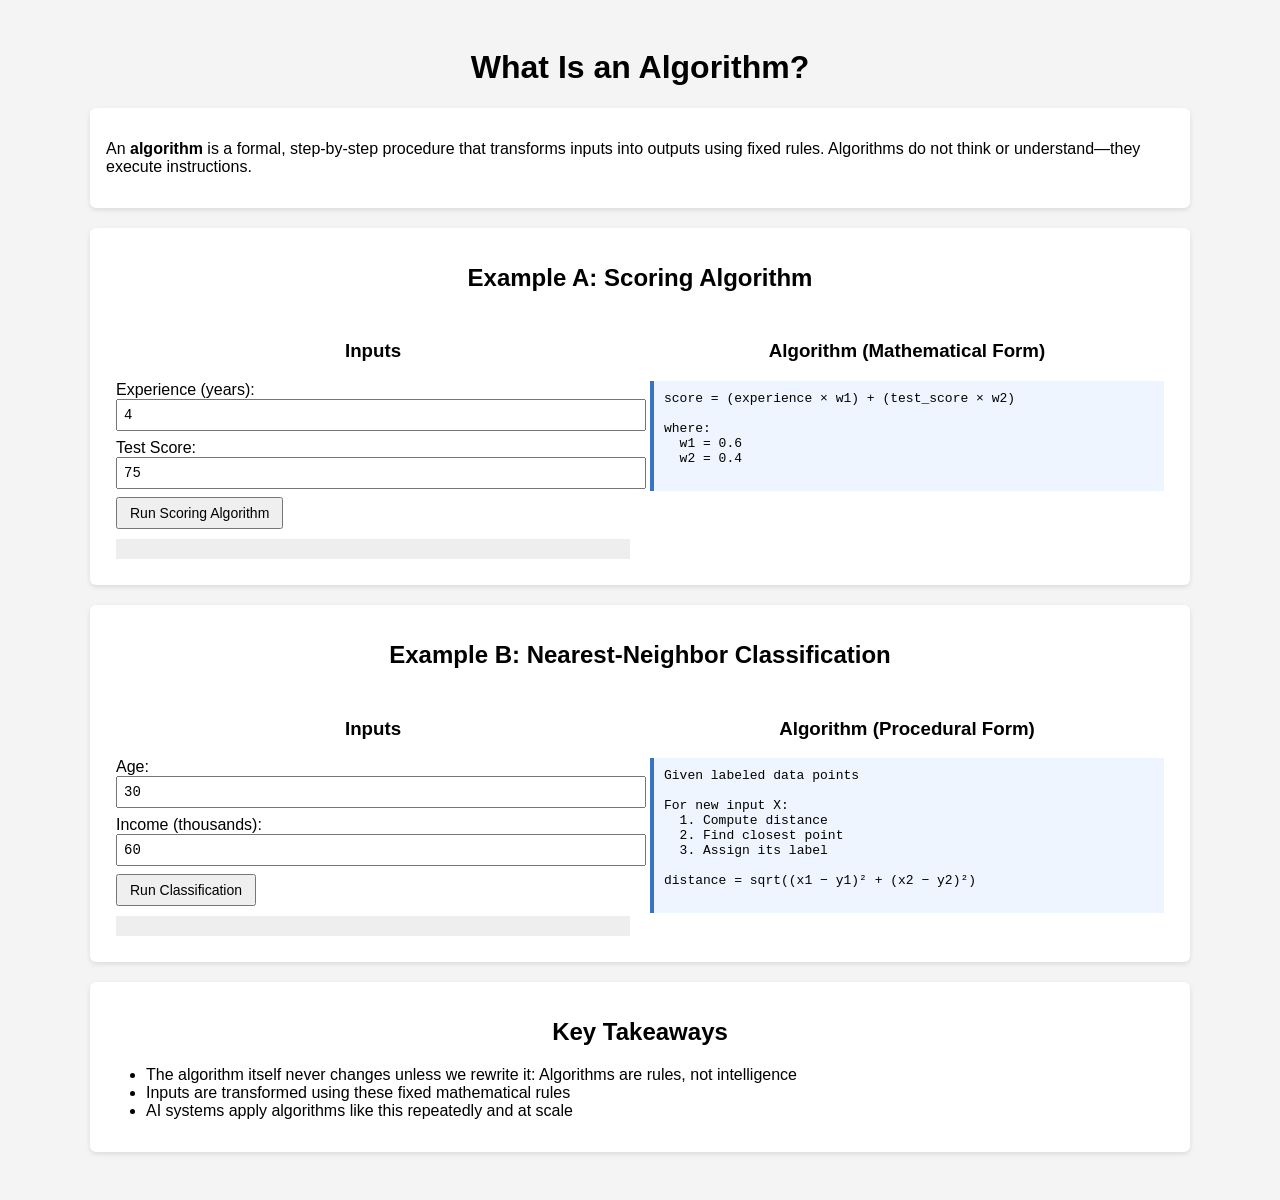
<file: algorithmdemo.html>
<!DOCTYPE html>
<html lang="en">
<head>
<meta charset="UTF-8">
<title>How are Numbers Processed by Algorithms?</title>

<style>
  body {
    font-family: Arial, sans-serif;
    background-color: #f4f4f4;
    padding: 20px;
  }

  h1, h2, h3 {
    text-align: center;
  }

  .container {
    max-width: 1100px;
    margin: auto;
  }

  .box {
    background: #ffffff;
    padding: 16px;
    margin-bottom: 20px;
    border-radius: 6px;
    box-shadow: 0 2px 5px rgba(0,0,0,0.1);
  }

  .grid {
    display: table;
    width: 100%;
  }

  .col {
    display: table-cell;
    width: 50%;
    vertical-align: top;
    padding: 10px;
  }

  input {
    width: 100%;
    padding: 6px;
    font-size: 14px;
    margin-bottom: 8px;
    font-family: monospace;
  }

  button {
    padding: 6px 12px;
    font-size: 14px;
    cursor: pointer;
  }

  pre {
    background: #eef5ff;
    padding: 10px;
    border-left: 4px solid #3b73c4;
    font-family: monospace;
    white-space: pre-wrap;
  }

  .output {
    background: #eee;
    padding: 10px;
    margin-top: 10px;
    font-family: monospace;
    white-space: pre-wrap;
  }
</style>
</head>

<body>

<div class="container">

<h1>What Is an Algorithm?</h1>

<div class="box">
  <p>
    An <strong>algorithm</strong> is a formal, step‑by‑step procedure that
    transforms inputs into outputs using fixed rules. Algorithms do not
    think or understand—they execute instructions.
  </p>
</div>

<div class="box">
  <h2>Example A: Scoring Algorithm</h2>

  <div class="grid">
    <div class="col">
      <h3>Inputs</h3>

      Experience (years):
      <input id="expA" type="number" value="4">

      Test Score:
      <input id="testA" type="number" value="75">

      <button id="runA">Run Scoring Algorithm</button>

      <div class="output" id="outA"></div>
    </div>

    <div class="col">
      <h3>Algorithm (Mathematical Form)</h3>
      <pre>
score = (experience × w1) + (test_score × w2)

where:
  w1 = 0.6
  w2 = 0.4
      </pre>
    </div>
  </div>
</div>

<div class="box">
  <h2>Example B: Nearest‑Neighbor Classification</h2>

  <div class="grid">
    <div class="col">
      <h3>Inputs</h3>

      Age:
      <input id="ageB" type="number" value="30">

      Income (thousands):
      <input id="incomeB" type="number" value="60">

      <button id="runB">Run Classification</button>

      <div class="output" id="outB"></div>
    </div>

    <div class="col">
      <h3>Algorithm (Procedural Form)</h3>
      <pre>
Given labeled data points

For new input X:
  1. Compute distance
  2. Find closest point
  3. Assign its label

distance = sqrt((x1 − y1)² + (x2 − y2)²)
      </pre>
    </div>
  </div>
</div>

<div class="box">
  <h2>Key Takeaways</h2>
  <ul>
    <li>The algorithm itself never changes unless we rewrite it: Algorithms are rules, not intelligence</li>
    <li>Inputs are transformed using these fixed mathematical rules</li>
    <li>AI systems apply algorithms like this repeatedly and at scale</li>
  </ul>
</div>

</div>

<script>
document.getElementById("runA").onclick = function () {
  var exp = Number(document.getElementById("expA").value);
  var test = Number(document.getElementById("testA").value);

  var w1 = 0.6;
  var w2 = 0.4;

  var score = (exp * w1) + (test * w2);

  document.getElementById("outA").innerText =
    "score = (" + exp + " × " + w1 + ") + (" +
    test + " × " + w2 + ")\n" +
    "score = " + score.toFixed(2);
};

document.getElementById("runB").onclick = function () {
  var age = Number(document.getElementById("ageB").value);
  var income = Number(document.getElementById("incomeB").value);

  var data = [
    { age: 25, income: 40, label: "Group A" },
    { age: 45, income: 80, label: "Group B" },
    { age: 30, income: 55, label: "Group A" }
  ];

  var min = Infinity;
  var best = null;

  for (var i = 0; i < data.length; i++) {
    var d = Math.sqrt(
      Math.pow(age - data[i].age, 2) +
      Math.pow(income - data[i].income, 2)
    );
    if (d < min) {
      min = d;
      best = data[i];
    }
  }

  document.getElementById("outB").innerText =
    "Closest match:\n" +
    "Age: " + best.age + "\n" +
    "Income: " + best.income + "\n" +
    "Assigned label: " + best.label;
};
</script>

</body>
</html>
</file>
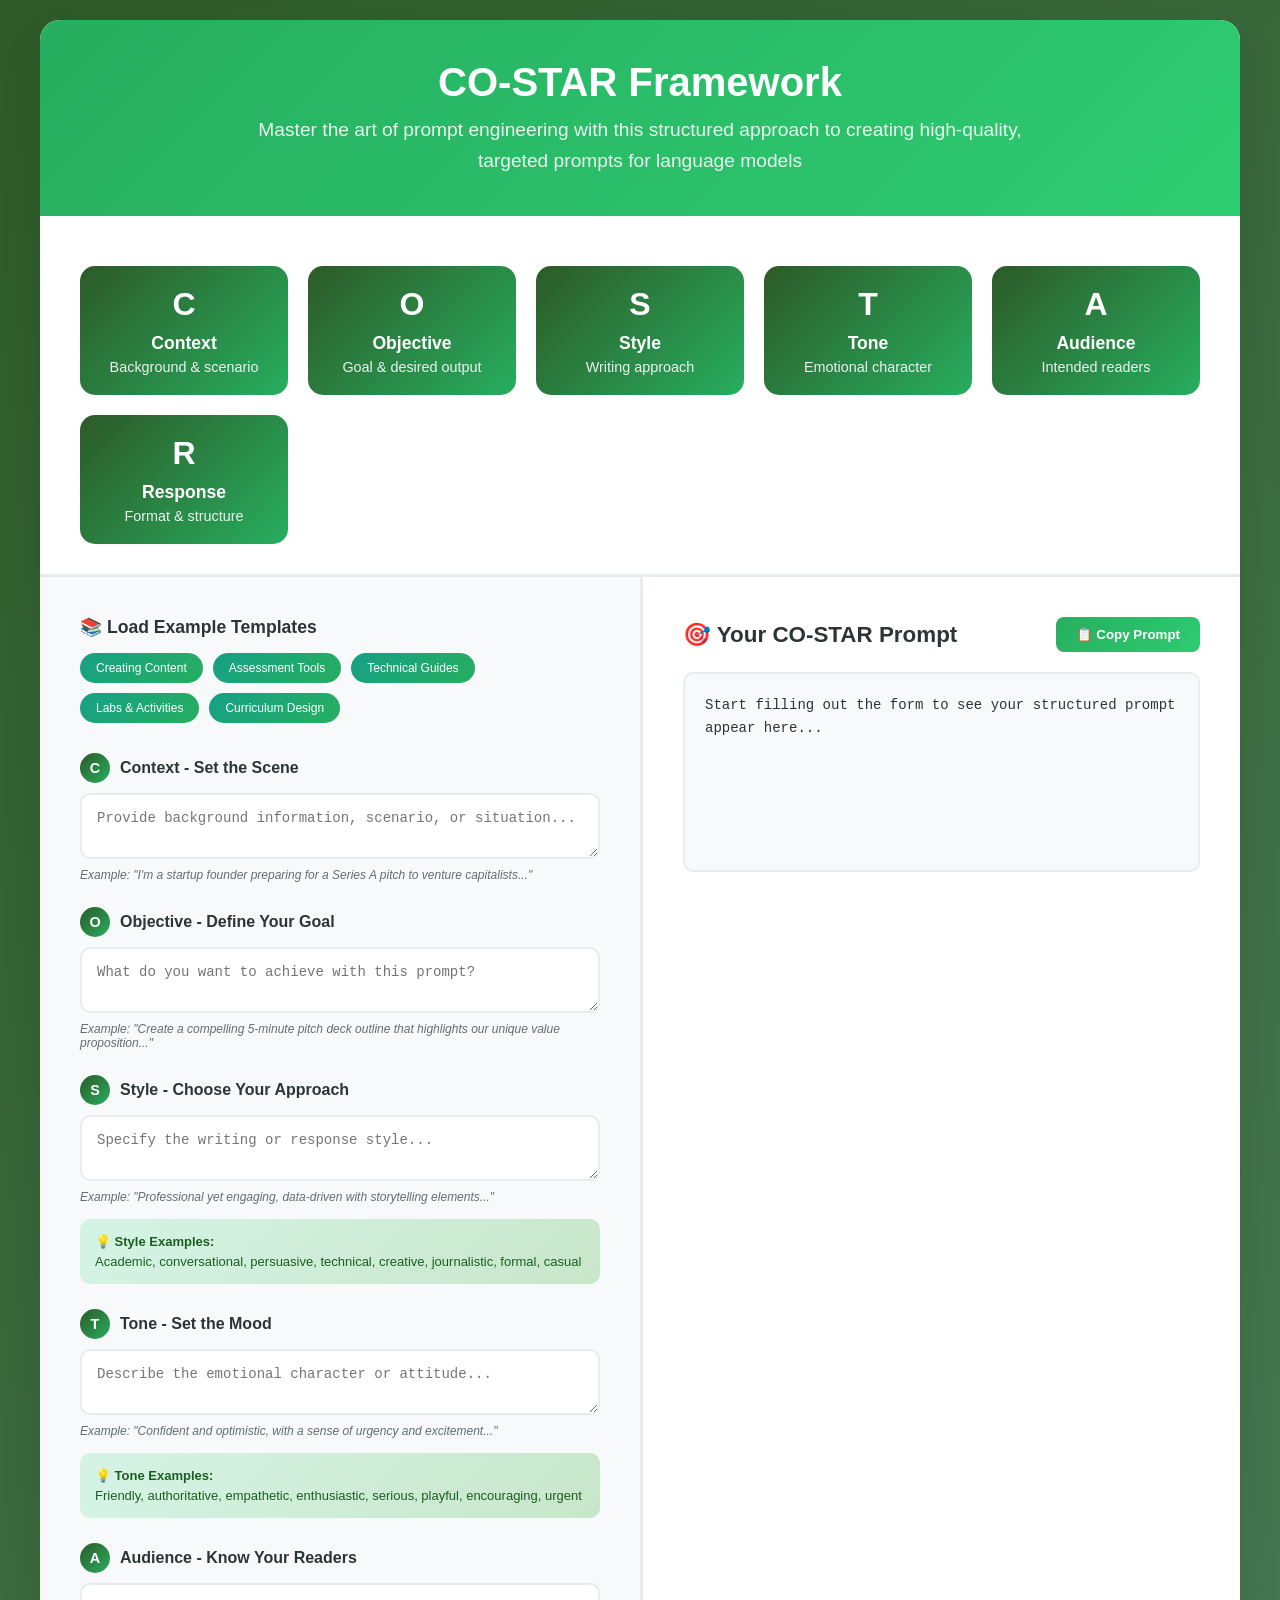
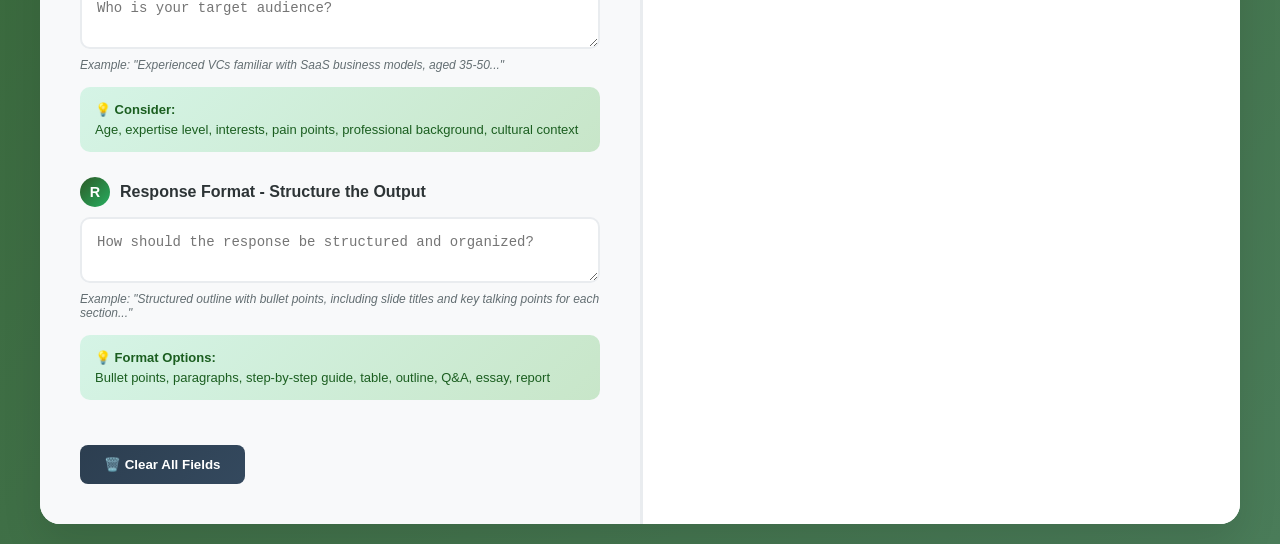
<file: costar.html>
<!DOCTYPE html>
<!-- saved from url=(0045)https://sands-mvcc.github.io/MVCC/costar.html -->
<html lang="en"><head><meta http-equiv="Content-Type" content="text/html; charset=UTF-8">
    
    <meta name="viewport" content="width=device-width, initial-scale=1.0">
    <title>CO-STAR Framework Prompt Builder</title>
    <style>
        * {
            margin: 0;
            padding: 0;
            box-sizing: border-box;
        }

        body {
            font-family: 'Segoe UI', Tahoma, Geneva, Verdana, sans-serif;
            background: linear-gradient(135deg, #2d5a27 0%, #4a7c59 100%);
            min-height: 100vh;
            padding: 20px;
        }

        .container {
            max-width: 1200px;
            margin: 0 auto;
            background: white;
            border-radius: 20px;
            box-shadow: 0 20px 40px rgba(0,0,0,0.1);
            overflow: hidden;
        }

        .header {
            background: linear-gradient(135deg, #27ae60 0%, #2ecc71 100%);
            color: white;
            padding: 40px;
            text-align: center;
        }

        .header h1 {
            font-size: 2.5em;
            margin-bottom: 10px;
            font-weight: 700;
        }

        .header p {
            font-size: 1.2em;
            opacity: 0.9;
            max-width: 800px;
            margin: 0 auto;
            line-height: 1.6;
        }

        .main-content {
            display: grid;
            grid-template-columns: 1fr 1fr;
            gap: 0;
            min-height: 600px;
        }

        .form-section {
            padding: 40px;
            background: #f8f9fa;
        }

        .preview-section {
            padding: 40px;
            background: white;
            border-left: 3px solid #e9ecef;
        }

        .framework-intro {
            background: white;
            padding: 30px 40px;
            border-bottom: 3px solid #e9ecef;
        }

        .framework-grid {
            display: grid;
            grid-template-columns: repeat(auto-fit, minmax(180px, 1fr));
            gap: 20px;
            margin-top: 20px;
        }

        .framework-item {
            text-align: center;
            padding: 20px;
            background: linear-gradient(135deg, #2d5a27 0%, #27ae60 100%);
            color: white;
            border-radius: 15px;
            transition: transform 0.3s ease;
        }

        .framework-item:hover {
            transform: translateY(-5px);
        }

        .framework-letter {
            font-size: 2em;
            font-weight: bold;
            margin-bottom: 10px;
        }

        .framework-word {
            font-size: 1.1em;
            font-weight: 600;
            margin-bottom: 5px;
        }

        .framework-desc {
            font-size: 0.9em;
            opacity: 0.9;
        }

        .input-group {
            margin-bottom: 25px;
        }

        .input-label {
            display: flex;
            align-items: center;
            margin-bottom: 10px;
            font-weight: 600;
            color: #2d3436;
        }

        .letter-badge {
            background: linear-gradient(135deg, #2d5a27 0%, #27ae60 100%);
            color: white;
            width: 30px;
            height: 30px;
            border-radius: 50%;
            display: flex;
            align-items: center;
            justify-content: center;
            font-weight: bold;
            margin-right: 10px;
            font-size: 0.9em;
        }

        .input-field {
            width: 100%;
            padding: 15px;
            border: 2px solid #e9ecef;
            border-radius: 10px;
            font-size: 14px;
            transition: border-color 0.3s ease;
            resize: vertical;
            min-height: 60px;
        }

        .input-field:focus {
            outline: none;
            border-color: #27ae60;
            box-shadow: 0 0 0 3px rgba(39, 174, 96, 0.1);
        }

        .example-text {
            font-size: 12px;
            color: #636e72;
            margin-top: 5px;
            font-style: italic;
        }

        .preview-header {
            display: flex;
            justify-content: space-between;
            align-items: center;
            margin-bottom: 20px;
        }

        .preview-title {
            font-size: 1.4em;
            font-weight: 600;
            color: #2d3436;
        }

        .copy-btn {
            background: linear-gradient(135deg, #27ae60 0%, #2ecc71 100%);
            color: white;
            border: none;
            padding: 10px 20px;
            border-radius: 8px;
            cursor: pointer;
            font-weight: 600;
            transition: all 0.3s ease;
        }

        .copy-btn:hover {
            transform: translateY(-2px);
            box-shadow: 0 5px 15px rgba(39, 174, 96, 0.3);
        }

        .copy-btn.copied {
            background: linear-gradient(135deg, #2c3e50 0%, #34495e 100%);
        }

        .preview-content {
            background: #f8f9fa;
            border: 2px solid #e9ecef;
            border-radius: 10px;
            padding: 20px;
            min-height: 200px;
            font-family: 'Courier New', monospace;
            font-size: 14px;
            line-height: 1.6;
            white-space: pre-wrap;
            color: #2d3436;
        }

        .preset-examples {
            margin-bottom: 30px;
        }

        .preset-title {
            font-size: 1.1em;
            font-weight: 600;
            margin-bottom: 15px;
            color: #2d3436;
        }

        .preset-buttons {
            display: flex;
            flex-wrap: wrap;
            gap: 10px;
        }

        .preset-btn {
            background: linear-gradient(135deg, #16a085 0%, #27ae60 100%);
            color: white;
            border: none;
            padding: 8px 16px;
            border-radius: 20px;
            cursor: pointer;
            font-size: 12px;
            font-weight: 500;
            transition: all 0.3s ease;
        }

        .preset-btn:hover {
            transform: translateY(-2px);
            box-shadow: 0 5px 15px rgba(22, 160, 133, 0.3);
        }

        .clear-btn {
            background: linear-gradient(135deg, #2c3e50 0%, #34495e 100%);
            color: white;
            border: none;
            padding: 12px 24px;
            border-radius: 8px;
            cursor: pointer;
            font-weight: 600;
            margin-top: 20px;
            transition: all 0.3s ease;
        }

        .clear-btn:hover {
            transform: translateY(-2px);
            box-shadow: 0 5px 15px rgba(44, 62, 80, 0.3);
        }

        @media (max-width: 768px) {
            .main-content {
                grid-template-columns: 1fr;
            }
            
            .framework-grid {
                grid-template-columns: repeat(2, 1fr);
            }
            
            .header h1 {
                font-size: 2em;
            }
            
            .form-section, .preview-section {
                padding: 20px;
            }
        }

        .tip-box {
            background: linear-gradient(135deg, #d5f4e6 0%, #c8e6c9 100%);
            border-radius: 10px;
            padding: 15px;
            margin-top: 15px;
            font-size: 13px;
            color: #1b5e20;
        }

        .tip-title {
            font-weight: 600;
            margin-bottom: 5px;
        }
    </style>
</head>
<body>
    <div class="container">
        <div class="header">
            <h1>CO-STAR Framework</h1>
            <p>Master the art of prompt engineering with this structured approach to creating high-quality, targeted prompts for language models</p>
        </div>

        <div class="framework-intro">
            <div class="framework-grid">
                <div class="framework-item">
                    <div class="framework-letter">C</div>
                    <div class="framework-word">Context</div>
                    <div class="framework-desc">Background &amp; scenario</div>
                </div>
                <div class="framework-item">
                    <div class="framework-letter">O</div>
                    <div class="framework-word">Objective</div>
                    <div class="framework-desc">Goal &amp; desired output</div>
                </div>
                <div class="framework-item">
                    <div class="framework-letter">S</div>
                    <div class="framework-word">Style</div>
                    <div class="framework-desc">Writing approach</div>
                </div>
                <div class="framework-item">
                    <div class="framework-letter">T</div>
                    <div class="framework-word">Tone</div>
                    <div class="framework-desc">Emotional character</div>
                </div>
                <div class="framework-item">
                    <div class="framework-letter">A</div>
                    <div class="framework-word">Audience</div>
                    <div class="framework-desc">Intended readers</div>
                </div>
                <div class="framework-item">
                    <div class="framework-letter">R</div>
                    <div class="framework-word">Response</div>
                    <div class="framework-desc">Format &amp; structure</div>
                </div>
            </div>
        </div>

        <div class="main-content">
            <div class="form-section">
                <div class="preset-examples">
                    <div class="preset-title">📚 Load Example Templates</div>
                    <div class="preset-buttons">
                        <button class="preset-btn" onclick="loadExample(&#39;content&#39;)">Creating Content</button>
                        <button class="preset-btn" onclick="loadExample(&#39;assessment&#39;)">Assessment Tools</button>
                        <button class="preset-btn" onclick="loadExample(&#39;technical&#39;)">Technical Guides</button>
                        <button class="preset-btn" onclick="loadExample(&#39;labs&#39;)">Labs &amp; Activities</button>
                        <button class="preset-btn" onclick="loadExample(&#39;curriculum&#39;)">Curriculum Design</button>
                    </div>
                </div>

                <form id="costarForm">
                    <div class="input-group">
                        <label class="input-label">
                            <span class="letter-badge">C</span>
                            Context - Set the Scene
                        </label>
                        <textarea class="input-field" id="context" placeholder="Provide background information, scenario, or situation..." oninput="updatePreview()"></textarea>
                        <div class="example-text">Example: "I'm a startup founder preparing for a Series A pitch to venture capitalists..."</div>
                    </div>

                    <div class="input-group">
                        <label class="input-label">
                            <span class="letter-badge">O</span>
                            Objective - Define Your Goal
                        </label>
                        <textarea class="input-field" id="objective" placeholder="What do you want to achieve with this prompt?" oninput="updatePreview()"></textarea>
                        <div class="example-text">Example: "Create a compelling 5-minute pitch deck outline that highlights our unique value proposition..."</div>
                    </div>

                    <div class="input-group">
                        <label class="input-label">
                            <span class="letter-badge">S</span>
                            Style - Choose Your Approach
                        </label>
                        <textarea class="input-field" id="style" placeholder="Specify the writing or response style..." oninput="updatePreview()"></textarea>
                        <div class="example-text">Example: "Professional yet engaging, data-driven with storytelling elements..."</div>
                        <div class="tip-box">
                            <div class="tip-title">💡 Style Examples:</div>
                            Academic, conversational, persuasive, technical, creative, journalistic, formal, casual
                        </div>
                    </div>

                    <div class="input-group">
                        <label class="input-label">
                            <span class="letter-badge">T</span>
                            Tone - Set the Mood
                        </label>
                        <textarea class="input-field" id="tone" placeholder="Describe the emotional character or attitude..." oninput="updatePreview()"></textarea>
                        <div class="example-text">Example: "Confident and optimistic, with a sense of urgency and excitement..."</div>
                        <div class="tip-box">
                            <div class="tip-title">💡 Tone Examples:</div>
                            Friendly, authoritative, empathetic, enthusiastic, serious, playful, encouraging, urgent
                        </div>
                    </div>

                    <div class="input-group">
                        <label class="input-label">
                            <span class="letter-badge">A</span>
                            Audience - Know Your Readers
                        </label>
                        <textarea class="input-field" id="audience" placeholder="Who is your target audience?" oninput="updatePreview()"></textarea>
                        <div class="example-text">Example: "Experienced VCs familiar with SaaS business models, aged 35-50..."</div>
                        <div class="tip-box">
                            <div class="tip-title">💡 Consider:</div>
                            Age, expertise level, interests, pain points, professional background, cultural context
                        </div>
                    </div>

                    <div class="input-group">
                        <label class="input-label">
                            <span class="letter-badge">R</span>
                            Response Format - Structure the Output
                        </label>
                        <textarea class="input-field" id="response" placeholder="How should the response be structured and organized?" oninput="updatePreview()"></textarea>
                        <div class="example-text">Example: "Structured outline with bullet points, including slide titles and key talking points for each section..."</div>
                        <div class="tip-box">
                            <div class="tip-title">💡 Format Options:</div>
                            Bullet points, paragraphs, step-by-step guide, table, outline, Q&amp;A, essay, report
                        </div>
                    </div>

                    <button type="button" class="clear-btn" onclick="clearForm()">🗑️ Clear All Fields</button>
                </form>
            </div>

            <div class="preview-section">
                <div class="preview-header">
                    <div class="preview-title">🎯 Your CO-STAR Prompt</div>
                    <button class="copy-btn" id="copyBtn" onclick="copyToClipboard()">📋 Copy Prompt</button>
                </div>
                <div class="preview-content" id="promptPreview">Start filling out the form to see your structured prompt appear here...</div>
            </div>
        </div>
    </div>

    <script>
        const examples = {
            content: {
                context: "I'm developing an online learning platform for cybersecurity professionals and need to create engaging educational content for working adults.",
                objective: "Develop a comprehensive learning module on network security fundamentals that balances theoretical knowledge with practical application.",
                style: "Professional yet accessible, using real-world examples and case studies to illustrate complex concepts, with interactive elements throughout.",
                tone: "Authoritative but encouraging, building confidence while acknowledging the complexity of cybersecurity challenges.",
                audience: "IT professionals with 2-5 years experience looking to specialize in cybersecurity, ranging from network administrators to junior security analysts.",
                response: "Structured learning module with introduction, 5 core lessons, practical exercises, knowledge checks, and a capstone project with detailed learning objectives for each section."
            },
            assessment: {
                context: "I'm designing a comprehensive assessment system for a corporate training program on project management methodologies for mid-level managers.",
                objective: "Create a multi-faceted assessment tool that evaluates both theoretical understanding and practical application of Agile and Waterfall methodologies.",
                style: "Systematic and thorough, incorporating various assessment methods including scenario-based questions, case study analysis, and practical demonstrations.",
                tone: "Professional and objective, focused on growth and learning rather than punitive evaluation, encouraging continuous improvement.",
                audience: "Mid-level managers and team leads with 3-8 years experience, diverse educational backgrounds, working in various industries adopting project management frameworks.",
                response: "Complete assessment package including pre-assessment survey, formative quizzes, practical scenario evaluations, peer review components, and final competency demonstration with detailed rubrics."
            },
            technical: {
                context: "I'm a senior software architect creating comprehensive documentation for a new microservices architecture that our development teams will implement across multiple projects.",
                objective: "Develop clear, actionable technical guides that enable development teams to successfully implement and maintain microservices following our organizational standards.",
                style: "Technical but approachable, with step-by-step instructions, code examples, architectural diagrams, and troubleshooting sections for common issues.",
                tone: "Expert and confident while remaining helpful, acknowledging complexity but providing clear paths forward, emphasizing best practices and quality.",
                audience: "Full-stack developers, DevOps engineers, and technical leads with varying levels of microservices experience, from beginners to intermediate practitioners.",
                response: "Multi-part technical guide series including architecture overview, implementation handbook, deployment procedures, monitoring setup, and maintenance protocols with code samples and decision trees."
            },
            labs: {
                context: "I'm designing hands-on laboratory experiences for a university-level data science course that combines statistical analysis with machine learning applications.",
                objective: "Create engaging, practical lab activities that reinforce theoretical concepts through real-world data analysis projects and collaborative problem-solving.",
                style: "Interactive and exploratory, using authentic datasets and industry-relevant problems, with guided discovery and open-ended investigation components.",
                tone: "Encouraging and intellectually stimulating, promoting curiosity and experimentation while building analytical confidence and critical thinking skills.",
                audience: "Undergraduate students in their junior/senior year with basic statistics knowledge, pursuing degrees in data science, computer science, or related analytical fields.",
                response: "Complete lab activity package including learning objectives, pre-lab preparation materials, step-by-step guided exercises, independent exploration challenges, and reflection questions with assessment rubric."
            },
            curriculum: {
                context: "I'm developing a professional development curriculum for healthcare workers transitioning to healthcare informatics and digital health technologies.",
                objective: "Design a comprehensive curriculum that bridges clinical expertise with technology skills, preparing healthcare professionals for informatics roles.",
                style: "Systematic and progressive, building from foundational concepts to advanced applications, integrating clinical scenarios with technical training throughout.",
                tone: "Respectful of existing expertise while introducing new concepts, supportive and confidence-building, emphasizing the value of clinical perspective in technology roles.",
                audience: "Licensed healthcare professionals with 5+ years clinical experience, varying levels of technology comfort, seeking career transition or advancement in health informatics.",
                response: "Full curriculum framework including course sequence, learning pathways, competency maps, prerequisite assessments, capstone project requirements, and professional certification alignment matrix."
            }
        };

        function loadExample(type) {
            const example = examples[type];
            document.getElementById('context').value = example.context;
            document.getElementById('objective').value = example.objective;
            document.getElementById('style').value = example.style;
            document.getElementById('tone').value = example.tone;
            document.getElementById('audience').value = example.audience;
            document.getElementById('response').value = example.response;
            updatePreview();
        }

        function updatePreview() {
            const context = document.getElementById('context').value.trim();
            const objective = document.getElementById('objective').value.trim();
            const style = document.getElementById('style').value.trim();
            const tone = document.getElementById('tone').value.trim();
            const audience = document.getElementById('audience').value.trim();
            const response = document.getElementById('response').value.trim();

            let prompt = '';

            if (context) prompt += `**CONTEXT:**\n${context}\n\n`;
            if (objective) prompt += `**OBJECTIVE:**\n${objective}\n\n`;
            if (style) prompt += `**STYLE:**\n${style}\n\n`;
            if (tone) prompt += `**TONE:**\n${tone}\n\n`;
            if (audience) prompt += `**AUDIENCE:**\n${audience}\n\n`;
            if (response) prompt += `**RESPONSE FORMAT:**\n${response}`;

            const preview = document.getElementById('promptPreview');
            
            if (prompt.trim() === '') {
                preview.textContent = 'Start filling out the form to see your structured prompt appear here...';
            } else {
                preview.textContent = prompt;
            }
        }

        function copyToClipboard() {
            const preview = document.getElementById('promptPreview');
            const button = document.getElementById('copyBtn');
            
            if (preview.textContent === 'Start filling out the form to see your structured prompt appear here...') {
                return;
            }

            navigator.clipboard.writeText(preview.textContent).then(() => {
                const originalText = button.textContent;
                button.textContent = '✅ Copied!';
                button.classList.add('copied');
                
                setTimeout(() => {
                    button.textContent = originalText;
                    button.classList.remove('copied');
                }, 2000);
            }).catch(() => {
                // Fallback for older browsers
                const textArea = document.createElement('textarea');
                textArea.value = preview.textContent;
                document.body.appendChild(textArea);
                textArea.select();
                document.execCommand('copy');
                document.body.removeChild(textArea);
                
                const originalText = button.textContent;
                button.textContent = '✅ Copied!';
                button.classList.add('copied');
                
                setTimeout(() => {
                    button.textContent = originalText;
                    button.classList.remove('copied');
                }, 2000);
            });
        }

        function clearForm() {
            document.getElementById('costarForm').reset();
            updatePreview();
        }

        // Initialize
        updatePreview();
    </script>


</body></html>
</file>
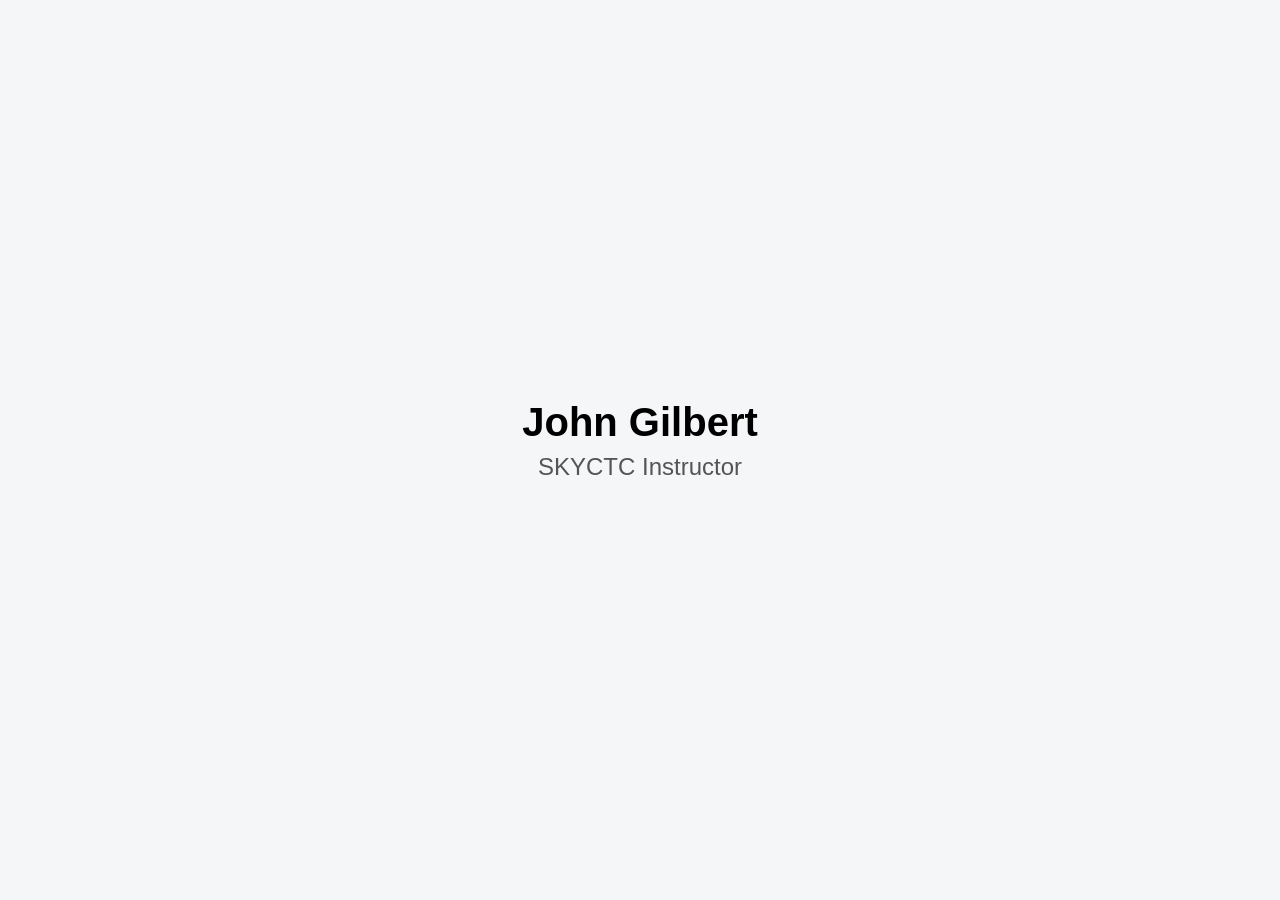
<file: FirstTestPage.html>
<!DOCTYPE html>
<html lang="en">
<head>
    <meta charset="UTF-8">
    <title>John Gilbert</title>
    <style>
        body {
            font-family: Arial, Helvetica, sans-serif;
            background-color: #f4f6f8;
            margin: 0;
            height: 100vh;
            display: flex;
            align-items: center;
            justify-content: center;
        }

        .container {
            text-align: center;
        }

        h1 {
            margin: 0;
            font-size: 2.5rem;
        }

        h2 {
            margin-top: 0.5rem;
            font-weight: normal;
            color: #555;
        }
    </style>
</head>
<body>
    <div class="container">
        <h1>John Gilbert</h1>
        <h2>SKYCTC Instructor</h2>
    </div>
</body>
</html>
</file>
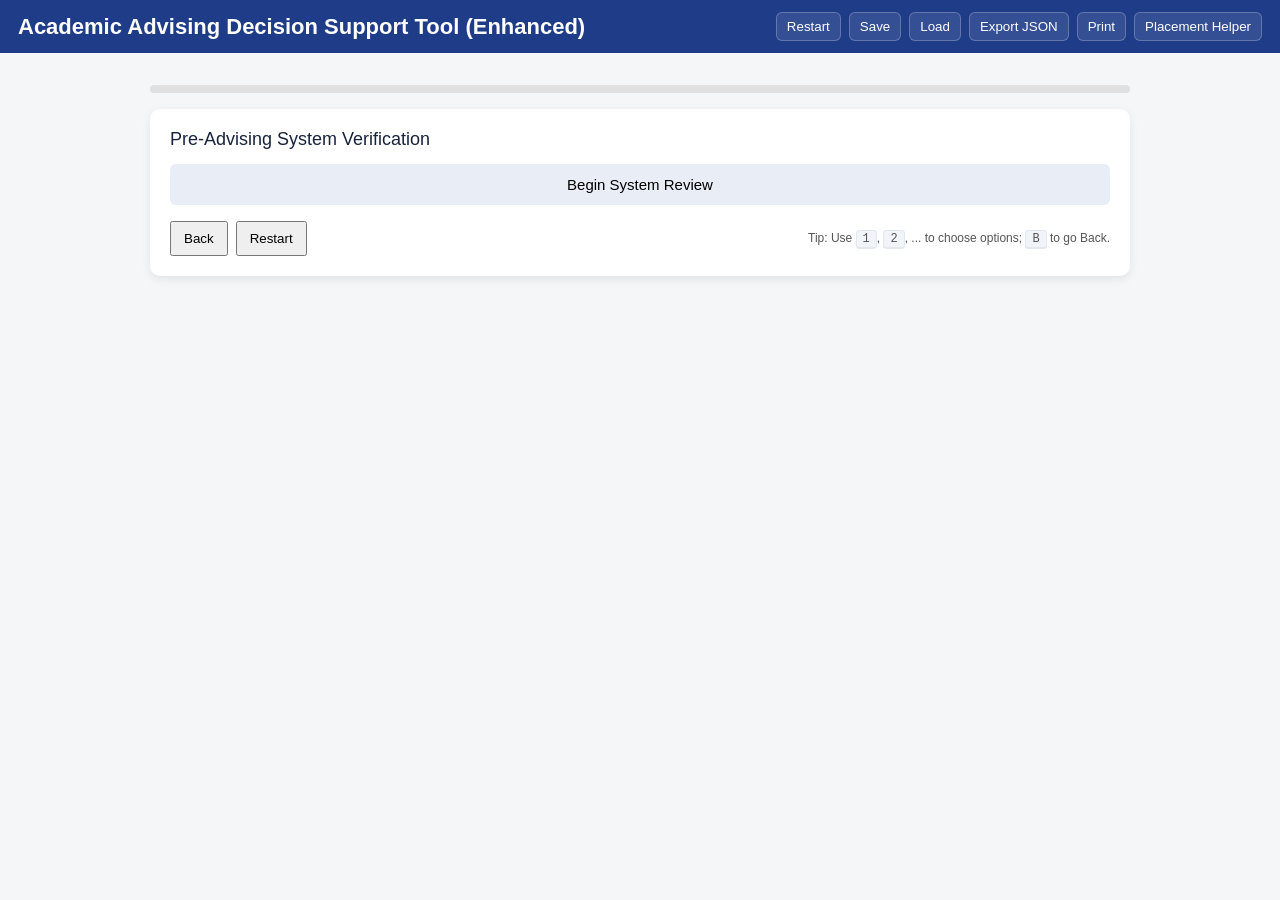
<file: index3_enhanced.html>
<!DOCTYPE html>
<html lang="en">
<head>
<meta charset="UTF-8">
<title>Academic Advisor Decision App - Enhanced</title>
<meta name="viewport" content="width=device-width, initial-scale=1" />
<style>
  :root{
    --primary:#1f3c88;
    --bg:#f4f6f8;
    --card:#ffffff;
    --muted:#e9edf5;
    --muted-hover:#d0daf0;
    --accent:#2b66ff;
    --success:#0f9d58;
    --warn:#c27803;
  }
  html,body{height:100%}
  body{
    font-family: Arial, sans-serif;
    margin: 0;
    background: var(--bg);
    color:#17223b;
  }
  header{
    background: var(--primary);
    color:white;
    padding: 12px 18px;
    display:flex;
    align-items:center;
    gap:12px;
    flex-wrap: wrap;
  }
  h1{margin:0;font-size:22px}
  .app-actions{
    margin-left:auto;
    display:flex;
    gap:8px;
    flex-wrap:wrap;
  }
  .app-actions button{
    background:#ffffff1a;
    border:1px solid #ffffff3a;
    color:white;
    padding:6px 10px;
    border-radius:6px;
    cursor:pointer;
  }
  .app-actions button:hover{background:#ffffff2e}

  #container{max-width: 980px; margin: 20px auto; padding: 12px;}
  .progress{background:#e0e0e0;height:8px;border-radius:4px;margin-bottom:16px}
  .progress-bar{height:100%;width:0%;background:var(--primary);border-radius:4px;transition:width .25s ease}

  .card{background:var(--card);padding:20px;border-radius:10px;box-shadow:0 3px 10px rgba(0,0,0,.08)}
  .question{font-size:18px;margin-bottom:14px}

  .options button{display:block;width:100%;margin:8px 0;padding:12px;font-size:15px;border:none;border-radius:6px;cursor:pointer;background:var(--muted);transition:background .2s}
  .options button:hover{background:var(--muted-hover)}

  .summary{background:#eef3ff;padding:15px;margin-top:16px;border-left:5px solid var(--primary)}
  .nav-controls{margin-top:16px;display:flex;gap:8px;justify-content:space-between;align-items:center}
  .nav-controls .left{display:flex;gap:8px}
  .nav-controls .right{display:flex;gap:8px}
  .nav-controls button{padding:8px 12px}

  .pill{display:inline-block;background:#eef3ff;border:1px solid #d0daf0;color:#1f2a44;padding:4px 8px;border-radius:999px;font-size:12px;margin:2px}

  .section-title{margin:10px 0 6px;font-weight:bold}
  .note{font-size:12px;color:#555}

  /* Modal */
  .modal{position:fixed;inset:0;background:#0008;display:none;align-items:center;justify-content:center;padding:20px;}
  .modal[open]{display:flex}
  .modal .modal-card{background:white;max-width:900px;width:100%;border-radius:10px;box-shadow:0 10px 30px rgba(0,0,0,.25);}
  .modal header{background:transparent;color:#17223b;padding:16px;border-bottom:1px solid #eee}
  .modal .content{padding:16px;max-height:70vh;overflow:auto}
  .modal footer{padding:12px 16px;border-top:1px solid #eee;display:flex;gap:8px;justify-content:flex-end}

  .grid{display:grid;grid-template-columns:repeat(auto-fit,minmax(260px,1fr));gap:10px}
  .field{display:flex;flex-direction:column;gap:4px}
  .field input,.field select{padding:8px;border:1px solid #cfd8dc;border-radius:6px}
  .kbd{font-family:ui-monospace, SFMono-Regular, Menlo, Monaco, Consolas, "Liberation Mono", "Courier New", monospace;background:#f1f5f9;border:1px solid #e2e8f0;border-bottom-width:2px;padding:1px 6px;border-radius:4px;font-size:12px}

  details{background:#fafbff;border:1px solid #e6ecff;border-radius:8px;padding:10px;margin:8px 0}
  details > summary{cursor:pointer;font-weight:bold}
  .success{color:var(--success)}
  .warn{color:var(--warn)}

  @media (prefers-reduced-motion: reduce){
    .progress-bar{transition:none}
  }
</style>
</head>
<body>
<header>
  <h1 id="appTitle">Academic Advising Decision Support Tool (Enhanced)</h1>
  <div class="app-actions" aria-label="App actions">
    <button id="btnRestart" title="Restart (Alt+R)">Restart</button>
    <button id="btnSave" title="Save session (Alt+S)">Save</button>
    <button id="btnLoad" title="Load session (Alt+L)">Load</button>
    <button id="btnExport" title="Export summary to JSON (Alt+J)">Export JSON</button>
    <button id="btnPrint" title="Print summary (Ctrl/Cmd+P)">Print</button>
    <button id="btnPlacement" title="Open placement helper (Alt+P)">Placement Helper</button>
  </div>
</header>
<div id="container">
  <div class="progress" aria-hidden="true"><div class="progress-bar" id="progressBar"></div></div>
  <div class="card" role="region" aria-labelledby="questionHeading">
    <div class="question" id="questionText" aria-live="polite"></div>
    <div class="options" id="optionsContainer" role="group" aria-label="Options"></div>
    <div class="summary" id="summaryBox" style="display:none;"></div>
    <div class="nav-controls">
      <div class="left">
        <button onclick="goBack()" id="btnBack" title="Go back (Alt+Left)">Back</button>
        <button onclick="restart()" id="btnRestartInline">Restart</button>
      </div>
      <div class="right">
        <span class="note">Tip: Use <span class="kbd">1</span>, <span class="kbd">2</span>, ... to choose options; <span class="kbd">B</span> to go Back.</span>
      </div>
    </div>
  </div>
</div>

<!-- Placement Helper Modal -->
<dialog class="modal" id="placementModal">
  <div class="modal-card">
    <header>
      <h2>Placement Helper</h2>
      <p class="note">Enter any scores you have; leave others blank.</p>
    </header>
    <div class="content">
      <div class="grid">
        <div class="field"><label>High School GPA</label><input type="number" step="0.01" id="ph_gpa" placeholder="e.g., 3.2"></div>
        <div class="field"><label>ACT Reading</label><input type="number" id="ph_act_read"></div>
        <div class="field"><label>ACT English (Writing & Language)</label><input type="number" id="ph_act_eng"></div>
        <div class="field"><label>ACT Math</label><input type="number" id="ph_act_math"></div>
        <div class="field"><label>SAT Evidence-Based Reading & Writing</label><input type="number" id="ph_sat_ebrw"></div>
        <div class="field"><label>SAT Writing & Language</label><input type="number" id="ph_sat_wl"></div>
        <div class="field"><label>SAT Math</label><input type="number" id="ph_sat_math"></div>
        <div class="field"><label>GED (if applicable)</label><input type="number" id="ph_ged"></div>
        <div class="field"><label>Accuplacer (Reading/Writing)</label><input type="number" id="ph_acc_rw"></div>
        <div class="field"><label>KYOTE College Algebra (CA)</label><input type="number" id="ph_kyote_ca"></div>
        <div class="field"><label>KYOTE Math Placement (MP)</label><input type="number" id="ph_kyote_mp"></div>
        <div class="field"><label>KYOTE KALG (CA - alternative)</label><input type="number" id="ph_kyote_kalg"></div>
      </div>
      <details open>
        <summary>Results</summary>
        <div id="placementResults"></div>
      </details>
    </div>
    <footer>
      <button onclick="document.getElementById('placementModal').close()">Close</button>
      <button class="success" onclick="computePlacement()">Recompute</button>
    </footer>
  </div>
</dialog>

<script>
// ================================
// STUDENT PROFILE OBJECT
// ================================
let studentProfile = {
  program: "Computer & Information Technologies AAS",
  track: null,
  credits: null,
  transferStudent: null,
  remedial: null,
  needsMajorUpdate: null,
  hasHold: null,
  completedCourses: [],
  generalEducationCourses: {},
  certifications: [], // NEW
  creditedCourses: [] // NEW (derived from certifications)
};

// ================================
// COURSE CATALOG BY TRACK (preserved)
// ================================
const courseCatalog = {
  "General": {
    required: [
      "CIT 105",
      "CIT 111",
      "CIT 120",
      "CIT 170",
      "CIT 180",
      "CIT 160/161",
      "CIT 144 or 171",
      "CIT 290 or 297"
    ],
    trackSpecific: [
      "CIT Elective",
      "CIT Elective",
      "CIT Elective",
      "200-Level CIT Elective",
      "200-Level CIT Elective",
      "200-Level CIT Elective",
      "200-Level CIT Elective"
    ],
    generalEducation: [
      "College Writing I",
      "Qualitative Reasoning",
      "Social and Behavioral Sciences",
      "Natural Sciences",
      "Heritage and Humanities (Arts and Humanities)"
    ]
  },
  "Information Security": {
    required: [
      "CIT 105",
      "CIT 111",
      "CIT 120",
      "CIT 170",
      "CIT 180",
      "CIT 161",
      "CIT 144",
      "CIT 290 or 297"
    ],
    trackSpecific: [
      "CIT 182",
      "CIT 184",
      "CIT 227",
      "CIT 167",
      "CIT 212",
      "CIT 284",
      "CIT Elective (Approved CIT Technical Course)"
    ],
    generalEducation: [
      "College Writing I",
      "Qualitative Reasoning",
      "Social and Behavioral Sciences",
      "Natural Sciences",
      "Heritage and Humanities (Arts and Humanities)"
    ]
  },
  "Internet Technologies": {
    required: [
      "CIT 105",
      "CIT 111",
      "CIT 120",
      "CIT 170",
      "CIT 180",
      "CIT 161",
      "CIT 140",
      "CIT 290 or 297"
    ],
    trackSpecific: [
      "CIT 155",
      "CIT 157 or CIT 150",
      "CIT 171",
      "CIT 253",
      "CIT 257 or CIT 258",
      "Approved Level I Programming (CIT 144 Python I @ SKYCTC)",
      "Approved Level II Programming (CIT 244 Python II @ SKYCTC)"
    ],
    generalEducation: [
      "College Writing I",
      "Qualitative Reasoning",
      "Social and Behavioral Sciences",
      "Natural Sciences",
      "Heritage and Humanities (Arts and Humanities)"
    ]
  },
  "Network Administration": {
    required: [
      "CIT 105",
      "CIT 111",
      "CIT 120",
      "CIT 170",
      "CIT 180",
      "CIT 161",
      "CIT 144 or 171",
      "CIT 290 or 297"
    ],
    trackSpecific: [
      "CIT 167",
      "CIT 212",
      "CIT 227",
      "CIT Elective",
      "CIT Elective",
      "CIT Elective",
      "CIT Elective"
    ],
    generalEducation: [
      "College Writing I",
      "Qualitative Reasoning",
      "Social and Behavioral Sciences",
      "Natural Sciences",
      "Heritage and Humanities (Arts and Humanities)"
    ]
  }
};

// ================================
// Industry Certification -> Course Credit Map (NEW)
// ================================
const certificationCreditMap = {
  "iC3": ["CIT 95 (Digital Literacy Competency Only)"] ,
  "CIT 105 Step Exam": ["CIT 105"],
  "A+": ["CIT 111"],
  "MOS Word+PowerPoint+Excel+Access (2019/365)": ["CIT 130"],
  "Network+": ["CIT 160"],
  "CCNA": ["CIT 161","CIT 167","CIT 212"],
  "Security+": ["CIT 180"],
  "CEH": ["CIT 184"],
  "Linux+": ["CIT 217"],
  "Red Hat": ["CIT 227"]
};

// ================================
// DECISION TREE STRUCTURE (preserved + minor additions)
// ================================
const decisionTree = {
  start: {
    question: "Pre-Advising System Verification",
    options: [
      { text: "Begin System Review", next: "systemInstructions" }
    ]
  },
  systemInstructions: {
    question:
      "Step 1) Retrieve student's PeopleSoft ID Number (PS Number / Student ID):\n\n" +
      "Navigate to:\n" +
      "My Path > Student Self-Service (PeopleSoft Campus Solutions) > My Advisees.\n\n" +
      "Locate and record the student’s PS Number.\n\n" +
      "Step 2) Check student's current enrollment status and registered courses:\n\n" +
      "Navigate to:\n" +
      "My Path > Student Self-Service (PeopleSoft Campus Solutions) > Classic Home > My Favorites > PS Student Information.\n\n" +
      "Enter the PS Number in the ID field and click Search.\n\n" +
      "Review:\n" +
      "- Current term enrollment status\n" +
      "- Registered courses\n" +
      "- Academic program/plan information displayed",
    options: [
      { text: "System Review Complete – Continue", next: "majorCheck" },
      { text: "Open Placement Helper", next: "systemInstructions", action: () => openPlacementHelper() }
    ]
  },

  // MAJOR / TRACK CHECK
  majorCheck: {
    question:
      "Does the student need to be enrolled in the CIT Major (Plan) and/or one of the Tracks (Sub-Plan)?",
    options: [
      { text: "Yes", next: "majorUpdateInstructions", set: { needsMajorUpdate: true } },
      { text: "No", next: "trackSelection", set: { needsMajorUpdate: false } }
    ]
  },
  majorUpdateInstructions: {
    question:
      "Go to My Path > Student Self-Service (PeopleSoft Campus Solutions) > Change Major/Requirement Term.\n\n" +
      "Enter Student ID (PS number) and select term.\n\n" +
      "Leave 'Requirement Term Change' unselected.\n\n" +
      "Select:\n" +
      "- Program of Study: Computer and Information Technologies\n" +
      "- Academic Plan: Computer and Information Tech (Associate in Applied Science)\n\n" +
      "Select appropriate Academic Sub-Plan (Track).\n\n" +
      "This generates an email requiring student approval.\n\n" +
      "Notify the Division Administrative Assistant to update assigned advisor if necessary.",
    options: [
      { text: "Major/Track Update Submitted – Continue", next: "holdCheck" }
    ]
  },

  // HOLD CHECK
  holdCheck: {
    question:
      "Does the student have a HOLD (negative service indicator — red circle with line icon)?",
    options: [
      { text: "Yes", next: "holdInstructions", set: { hasHold: true } },
      { text: "No", next: "trackSelection", set: { hasHold: false } }
    ]
  },
  holdInstructions: {
    question:
      "Click the red service indicator icon.\n\n" +
      "On Manage Service Indicators page:\n" +
      "- Check Start Term.\n" +
      "- If not applicable to current term, you may continue.\n\n" +
      "If applicable:\n" +
      "- Click Code field to open View Service Indicator.\n" +
      "- Read Description box and Services Impacted section.\n\n" +
      "Notify student to resolve issue:\n\n" +
      "1) Transcript Hold → Review:\nhttps://southcentral.kctcs.edu/current-students/academic-resources/transcripts.aspx\nContact: SKY-Admission@kctcs.edu\n\n" +
      "2) Financial Aid Hold → Contact:\n southcentral-financialaid@kctcs.edu\n\n" +
      "3) Academic Hold → Contact:\n SKY-Admission@kctcs.edu",
    options: [
      { text: "Hold Addressed / Instructions Given – Continue", next: "trackSelection" }
    ]
  },

  // TRACK SELECTION
  trackSelection: {
    question: "Select the CIT AAS Track:",
    options: [
      { text: "Information Security", next: "trackCourseInput", set: { track: "Information Security" } },
      { text: "General", next: "trackCourseInput", set: { track: "General" } },
      { text: "Network Administration", next: "trackCourseInput", set: { track: "Network Administration" } },
      { text: "Internet Technologies", next: "trackCourseInput", set: { track: "Internet Technologies" } }
    ]
  },

  trackCourseInput: {
    question: "Select all courses the student has completed for the selected track.",
    options: [] // handled dynamically
  },

  credits: {
    question: "How many credit hours has the student completed?",
    options: [
      { text: "0-15 (First Semester)", next: "end", set: { credits: "0-15" } },
      { text: "16-45 (Mid Program)", next: "end", set: { credits: "16-45" } },
      { text: "46+ (Final Year)", next: "end", set: { credits: "46+" } }
    ]
  },

  end: {
    question: "Advising Recommendation Summary",
    options: []
  }
};

// ================================
// NAVIGATION ENGINE (preserved + keyboard & actions)
// ================================
let historyStack = [];
let currentNode = "start";

function renderNode(nodeKey){
  const node = decisionTree[nodeKey];
  const container = document.getElementById("optionsContainer");
  container.innerHTML = "";

  if(nodeKey === "trackCourseInput"){ renderCourseSelection(); return; }
  if(nodeKey === "end"){ renderSummary(); return; }

  document.getElementById("questionText").innerText = node.question;

  node.options.forEach((option, idx)=>{
    const btn = document.createElement("button");
    btn.innerText = option.text;
    btn.setAttribute('data-idx', idx+1);
    btn.onclick = () => {
      applyOption(option);
    };
    container.appendChild(btn);
  });
}

function applyOption(option){
  historyStack.push({ node: currentNode, profileSnapshot: JSON.parse(JSON.stringify(studentProfile)) });
  if(option.set){ Object.assign(studentProfile, option.set); }
  if(option.action){ try{ option.action(); }catch(e){ console.warn(e); } }
  currentNode = option.next;
  renderNode(currentNode);
  updateProgress(Math.min(historyStack.length * 10, 95));
}

function renderCourseSelection(){
  const q = "Track: " + studentProfile.track + "\n\nSelect all courses the student has completed:";
  document.getElementById("questionText").innerText = q;
  const container = document.getElementById("optionsContainer");
  container.innerHTML = "";

  // Certifications section (NEW)
  const certWrap = document.createElement('div');
  certWrap.innerHTML = '<div class="section-title">Industry Certifications (auto-credit)</div>';
  const certList = document.createElement('div');
  Object.keys(certificationCreditMap).forEach(cert => {
    const label = document.createElement('label');
    label.style.display='block';
    label.style.margin='4px 0';
    const cb = document.createElement('input');
    cb.type='checkbox'; cb.value=cert;
    cb.checked = studentProfile.certifications.includes(cert);
    cb.onchange = () => { toggleCertification(cert, cb.checked); };
    label.appendChild(cb);
    label.appendChild(document.createTextNode(' ' + cert + ' '));
    const credits = certificationCreditMap[cert].map(c=>`<span class="pill">${c}</span>`).join(' ');
    const span = document.createElement('span'); span.className='note'; span.innerHTML = '→ credits: ' + credits;
    label.appendChild(span);
    certList.appendChild(label);
  });
  certWrap.appendChild(certList);
  container.appendChild(certWrap);

  const trackData = courseCatalog[studentProfile.track];

  // Filter bar
  const filterBar = document.createElement('div');
  filterBar.className = 'grid';
  filterBar.style.margin='8px 0';
  filterBar.innerHTML = `
    <div class="field"><label>Transcript/Prior Courses (paste list)</label>
      <textarea id="bulkCourses" rows="3" style="width:100%;padding:8px;border:1px solid #cfd8dc;border-radius:8px" placeholder="e.g., ENG 101, CIT 105, CIT 111..."></textarea>
    </div>
    <div class="field"><label>&nbsp;</label>
      <button id="btnBulkApply">Mark from List</button>
    </div>`;
  container.appendChild(filterBar);

  // Required Technical
  const section1 = document.createElement("div");
  section1.innerHTML = "<div class=\"section-title\">Required Technical Courses</div>";
  container.appendChild(section1);
  trackData.required.forEach(course => { addCheckbox(course, container); });

  // Track-Specific
  const section2 = document.createElement("div");
  section2.innerHTML = "<div class=\"section-title\">Track-Specific Courses</div>";
  container.appendChild(section2);
  trackData.trackSpecific.forEach(course => { addCheckbox(course, container); });

  // General Ed
  const section3 = document.createElement("div");
  section3.innerHTML = "<div class=\"section-title\">General Education Requirements</div>";
  container.appendChild(section3);
  trackData.generalEducation.forEach(requirement => {
    const wrapper = document.createElement("div");
    wrapper.style.margin = "6px 0";
    const label = document.createElement("span");
    label.innerText = requirement + ": ";
    label.style.display = "inline-block";
    label.style.width = "300px";
    const input = document.createElement("input");
    input.type = "text";
    input.placeholder = "Enter course (e.g., ENG 101)";
    input.style.padding = "6px";
    input.style.width = "220px";
    input.dataset.requirement = requirement;
    input.value = studentProfile.generalEducationCourses?.[requirement] || "";
    wrapper.appendChild(label);
    wrapper.appendChild(input);
    container.appendChild(wrapper);
  });

  // Buttons
  const controls = document.createElement('div');
  controls.style.marginTop = '12px';
  const submitBtn = document.createElement("button");
  submitBtn.innerText = "Save Completed Courses and Continue";
  submitBtn.onclick = () => {
    // Capture checked CIT courses
    const selected = Array.from(container.querySelectorAll("input[type=checkbox][data-kind=course]:checked")).map(cb => cb.value);
    studentProfile.completedCourses = Array.from(new Set([...selected, ...studentProfile.creditedCourses]));

    // Capture Gen Ed inputs
    const genEdInputs = container.querySelectorAll("input[type=text]");
    let genEdData = {};
    genEdInputs.forEach(input => {
      const requirement = input.dataset.requirement;
      const value = input.value.trim();
      if(value !== ""){ genEdData[requirement] = value; }
    });
    studentProfile.generalEducationCourses = genEdData;

    currentNode = "credits";
    renderNode(currentNode);
    updateProgress(Math.min(historyStack.length * 10, 95));
  };
  controls.appendChild(submitBtn);

  const selectAllBtn = document.createElement('button');
  selectAllBtn.innerText = 'Select All Displayed';
  selectAllBtn.onclick = () => {
    container.querySelectorAll("input[type=checkbox][data-kind=course]").forEach(cb => cb.checked = true);
  };
  controls.appendChild(document.createTextNode(' '));
  controls.appendChild(selectAllBtn);

  container.appendChild(document.createElement("br"));
  container.appendChild(controls);

  // Bulk mark handler
  document.getElementById('btnBulkApply').onclick = () => {
    const list = (document.getElementById('bulkCourses').value||'').toUpperCase();
    container.querySelectorAll("input[type=checkbox][data-kind=course]").forEach(cb => {
      const code = cb.value.toUpperCase();
      if(list.includes(code)){ cb.checked = true; }
    });
  };

  // After rendering, apply any current certification credits to mark checkboxes
  applyCertificationCreditsToUI(container);
}

function addCheckbox(course, container){
  const label = document.createElement("label");
  label.style.display = "block";
  label.style.margin = "4px 0";
  const checkbox = document.createElement("input");
  checkbox.type = "checkbox";
  checkbox.value = course;
  checkbox.setAttribute('data-kind','course');
  label.appendChild(checkbox);
  label.appendChild(document.createTextNode(" " + course));
  container.appendChild(label);
}

function toggleCertification(cert, checked){
  if(checked){
    if(!studentProfile.certifications.includes(cert)) studentProfile.certifications.push(cert);
  }else{
    studentProfile.certifications = studentProfile.certifications.filter(c => c!==cert);
  }
  // Recompute credited courses
  const all = new Set();
  studentProfile.certifications.forEach(c => certificationCreditMap[c].forEach(k => all.add(k)));
  studentProfile.creditedCourses = Array.from(all);

  // Keep UI in sync
  const container = document.getElementById('optionsContainer');
  applyCertificationCreditsToUI(container);
}

function applyCertificationCreditsToUI(container){
  if(!container) return;
  const credited = new Set(studentProfile.creditedCourses);
  container.querySelectorAll("input[type=checkbox][data-kind=course]").forEach(cb => {
    if(credited.has(cb.value)){
      cb.checked = true;
      cb.disabled = true; // indicate auto-credit
      cb.parentElement.title = 'Credited by certification';
      cb.parentElement.style.opacity = .85;
    }else{
      cb.disabled = false;
      cb.parentElement.style.opacity = 1;
    }
  });
}

function goBack(){
  if(historyStack.length > 0){
    const lastState = historyStack.pop();
    currentNode = lastState.node;
    studentProfile = lastState.profileSnapshot;
    renderNode(currentNode);
    updateProgress(Math.max(historyStack.length * 10, 0));
  }
}

function restart(){
  historyStack = [];
  currentNode = 'start';
  studentProfile = { program: "Computer & Information Technologies AAS", track:null, credits:null, transferStudent:null, remedial:null, needsMajorUpdate:null, hasHold:null, completedCourses:[], generalEducationCourses:{}, certifications:[], creditedCourses:[] };
  renderNode(currentNode);
  updateProgress(0);
}

function updateProgress(percent){
  document.getElementById("progressBar").style.width = percent + "%";
}

// ================================
// Summary & Remaining Coursework (NEW)
// ================================
function renderSummary(){
  const box = document.getElementById('summaryBox');
  box.style.display = 'block';

  const track = studentProfile.track;
  const trackData = courseCatalog[track] || {required:[], trackSpecific:[], generalEducation:[]};
  const completed = new Set(studentProfile.completedCourses);

  const reqs = [...trackData.required, ...trackData.trackSpecific];
  const remaining = reqs.filter(req => !isRequirementSatisfied(req, completed));
  const satisfied = reqs.filter(req => isRequirementSatisfied(req, completed));

  const genEdReqs = trackData.generalEducation;
  const completedGenEdKeys = new Set(Object.keys(studentProfile.generalEducationCourses||{}));
  const remainingGenEd = genEdReqs.filter(k => !completedGenEdKeys.has(k));

  const creditedPills = (studentProfile.creditedCourses||[]).map(c=>`<span class="pill">${c}</span>`).join(' ');

  box.innerHTML = `
    <strong>Program:</strong> ${studentProfile.program}<br>
    <strong>Needs Major Update:</strong> ${studentProfile.needsMajorUpdate === null ? 'Unknown' : (studentProfile.needsMajorUpdate ? 'Yes':'No')}<br>
    <strong>Has Hold:</strong> ${studentProfile.hasHold === null ? 'Unknown' : (studentProfile.hasHold ? 'Yes':'No')}<br>
    <strong>Track:</strong> ${track || 'Not Selected'}<br>
    <strong>Credits Completed:</strong> ${studentProfile.credits || 'Unknown'}
    <hr>
    <div><strong>Completed (including certification credits):</strong><br>
      ${Array.from(completed).map(c=>`<span class="pill">${c}</span>`).join(' ') || '<span class="note">None selected</span>'}
    </div>
    ${creditedPills ? `<div class="note">Auto-credited by certifications: ${creditedPills}</div>` : ''}
    <div style="margin-top:8px"><strong>Remaining Program/Track Courses:</strong><br>
      ${remaining.length? remaining.map(c=>`<span class="pill">${c}</span>`).join(' ') : '<span class="success">No remaining courses detected based on selections</span>'}
    </div>
    <div style="margin-top:8px"><strong>General Education Entered:</strong><br>
      ${Object.entries(studentProfile.generalEducationCourses||{}).map(([k,v])=>`<span class="pill">${k}: ${v}</span>`).join(' ') || '<span class="note">None entered</span>'}
    </div>
    <div style="margin-top:8px"><strong>Remaining General Education Attributes:</strong><br>
      ${remainingGenEd.length? remainingGenEd.map(c=>`<span class="pill">${c}</span>`).join(' ') : '<span class="success">All GenEd attributes recorded</span>'}
    </div>
    <hr>
    <div class="note">Use the buttons in the header to Save, Load, Export JSON, or Print this summary.</div>
  `;

  // also render a finish button area
  const container = document.getElementById('optionsContainer');
  container.innerHTML = '';
  const done = document.createElement('button');
  done.innerText = 'Finish & Show Summary';
  done.onclick = () => window.scrollTo({top:0,behavior:'smooth'});
  container.appendChild(done);

  // Export JSON object ready
  latestSummaryObject = {
    timestamp: new Date().toISOString(),
    studentProfile,
    trackData,
    satisfied,
    remaining,
    remainingGenEd
  };
}

function isRequirementSatisfied(req, completedSet){
  // Handle patterns like "CIT 160/161" or "CIT 144 or 171" or "CIT 257 or CIT 258"
  const normalized = req.replace(/\s+/g,' ').trim();
  if(normalized.includes('/')){
    const parts = normalized.split('/').map(s => s.trim());
    return parts.some(p => completedSet.has(p));
  }
  if(/\bor\b/i.test(normalized)){
    // Split on ' or '
    const parts = normalized.split(/\bor\b/i).map(s => s.trim());
    return parts.some(p => completedSet.has(p));
  }
  // Generic placeholders like "CIT Elective" can't be auto-satisfied; assume not satisfied
  if(/elective/i.test(normalized) || /Approved Level/i.test(normalized)){
    return false;
  }
  return completedSet.has(normalized);
}

// ================================
// Save / Load / Export / Print (NEW)
// ================================
function saveSession(){
  const payload = { version: 1, currentNode, historyStack, studentProfile };
  localStorage.setItem('advisor_session', JSON.stringify(payload));
  toast('Session saved');
}
function loadSession(){
  try{
    const raw = localStorage.getItem('advisor_session');
    if(!raw) return toast('No saved session found');
    const data = JSON.parse(raw);
    currentNode = data.currentNode || 'start';
    historyStack = data.historyStack || [];
    studentProfile = data.studentProfile || studentProfile;
    renderNode(currentNode);
    updateProgress(Math.min(historyStack.length * 10, 95));
    toast('Session loaded');
  }catch(e){ toast('Failed to load session'); }
}
function exportJSON(){
  const blob = new Blob([JSON.stringify(latestSummaryObject || {studentProfile}, null, 2)], {type:'application/json'});
  const url = URL.createObjectURL(blob);
  const a = document.createElement('a');
  a.href = url; a.download = 'advising-summary.json';
  document.body.appendChild(a); a.click(); a.remove();
  URL.revokeObjectURL(url);
}
function printSummary(){ window.print(); }

let latestSummaryObject = null;

// Simple toast
function toast(msg){
  const el = document.createElement('div');
  el.textContent = msg;
  el.style.cssText = 'position:fixed;bottom:16px;left:50%;transform:translateX(-50%);background:#111;color:#fff;padding:8px 12px;border-radius:6px;opacity:.95;z-index:9999';
  document.body.appendChild(el);
  setTimeout(()=>{ el.remove(); }, 1600);
}

// ================================
// Placement Helper Logic (NEW)
// ================================
function openPlacementHelper(){ document.getElementById('placementModal').showModal(); computePlacement(); }
function computePlacement(){
  const gpa = parseFloat(document.getElementById('ph_gpa').value);
  const actR = parseFloat(document.getElementById('ph_act_read').value);
  const actE = parseFloat(document.getElementById('ph_act_eng').value);
  const actM = parseFloat(document.getElementById('ph_act_math').value);
  const satEBRW = parseFloat(document.getElementById('ph_sat_ebrw').value);
  const satWL = parseFloat(document.getElementById('ph_sat_wl').value);
  const satM = parseFloat(document.getElementById('ph_sat_math').value);
  const ged = parseFloat(document.getElementById('ph_ged').value);
  const accuRW = parseFloat(document.getElementById('ph_acc_rw').value);
  const kyCA = parseFloat(document.getElementById('ph_kyote_ca').value);
  const kyMP = parseFloat(document.getElementById('ph_kyote_mp').value);
  const kyKALG = parseFloat(document.getElementById('ph_kyote_kalg').value);

  // ENG 101 placement
  const engDirect = (
    (actR>=20 || satEBRW>=490 || (accuRW>=250) || (ged>=165) || (gpa>=3.0)) &&
    (actE>=18 || satWL>=22 || satEBRW>=490 || (accuRW>=250) || (ged>=165) || (gpa>=3.0))
  );
  const engPaired = (
    ((actR>=16 && actR<=19) || (accuRW>=228 && accuRW<=249) || (gpa>=2.0 && gpa<3.0)) &&
    ((actE>=16 && actE<=19) || (accuRW>=228 && accuRW<=249) || (gpa>=2.0 && gpa<3.0))
  );
  const engReferral = ( (actR>0 && actR<=15) || (actE>0 && actE<=13) );

  let engPlacement = 'Insufficient data';
  if(engDirect){ engPlacement = 'ENG 101'; }
  else if(engPaired){ engPlacement = 'ENG 101 + IRW 100 + FYE 110 (coreq)'; }
  else if(engReferral){ engPlacement = 'Referral to Adult Education'; }

  // Math placement – Qualitative Reasoning attribute
  let mathPlacement = 'Insufficient data';
  if(actM>=27 || satM>=640 || kyCA>=15){ mathPlacement = 'Eligible for MAT 175'; }
  else if((actM>=22 && actM<=26) || (satM>=540 && satM<=639) || (gpa>=3.2) || kyCA>=14){ mathPlacement = 'Eligible for MAT 150 or MAT 155'; }
  else if((actM>=19 && actM<=21) || (satM>=510 && satM<=539) || (ged>=165 && ged<=174) || (gpa>=3.0 && gpa<=3.19) || (kyCA>=7 && kyCA<=13) || (kyMP>=22)){
    mathPlacement = 'Eligible for MAT 150 (with MAT 100 coreq), or MAT 146/126/105';
  }

  const html = `
    <p><strong>English (College Writing I):</strong> <span>${engPlacement}</span></p>
    <ul class="note">
      <li>If <em>ENG 101</em>, then student meets the College Writing I attribute.</li>
      <li>If <em>ENG 101 + IRW 100 + FYE 110</em>, schedule those together.</li>
      <li>If <em>Referral</em>, student should work with Adult Education.</li>
    </ul>
    <p><strong>Math (Qualitative Reasoning attribute):</strong> <span>${mathPlacement}</span></p>`;
  document.getElementById('placementResults').innerHTML = html;
}

// ================================
// Keyboard shortcuts
// ================================
window.addEventListener('keydown', (e)=>{
  if(e.altKey && e.key.toLowerCase()==='r'){ e.preventDefault(); restart(); }
  if(e.altKey && e.key.toLowerCase()==='s'){ e.preventDefault(); saveSession(); }
  if(e.altKey && e.key.toLowerCase()==='l'){ e.preventDefault(); loadSession(); }
  if(e.altKey && e.key.toLowerCase()==='j'){ e.preventDefault(); exportJSON(); }
  if(e.ctrlKey && e.key.toLowerCase()==='p'){ /* allow print */ }
  if(e.altKey && e.key.toLowerCase()==='p'){ e.preventDefault(); openPlacementHelper(); }
  if(e.key.toLowerCase()==='b'){ e.preventDefault(); goBack(); }
  // numeric select
  if(!isNaN(parseInt(e.key))){
    const idx = parseInt(e.key);
    const btn = document.querySelector(`#optionsContainer button[data-idx='${idx}']`);
    if(btn){ btn.click(); }
  }
});

// Header action buttons
document.getElementById('btnRestart').onclick = restart;
document.getElementById('btnSave').onclick = saveSession;
document.getElementById('btnLoad').onclick = loadSession;
document.getElementById('btnExport').onclick = exportJSON;
document.getElementById('btnPrint').onclick = printSummary;
document.getElementById('btnPlacement').onclick = openPlacementHelper;

// Initialize
renderNode(currentNode);
updateProgress(0);
</script>
</body>
</html>
</file>
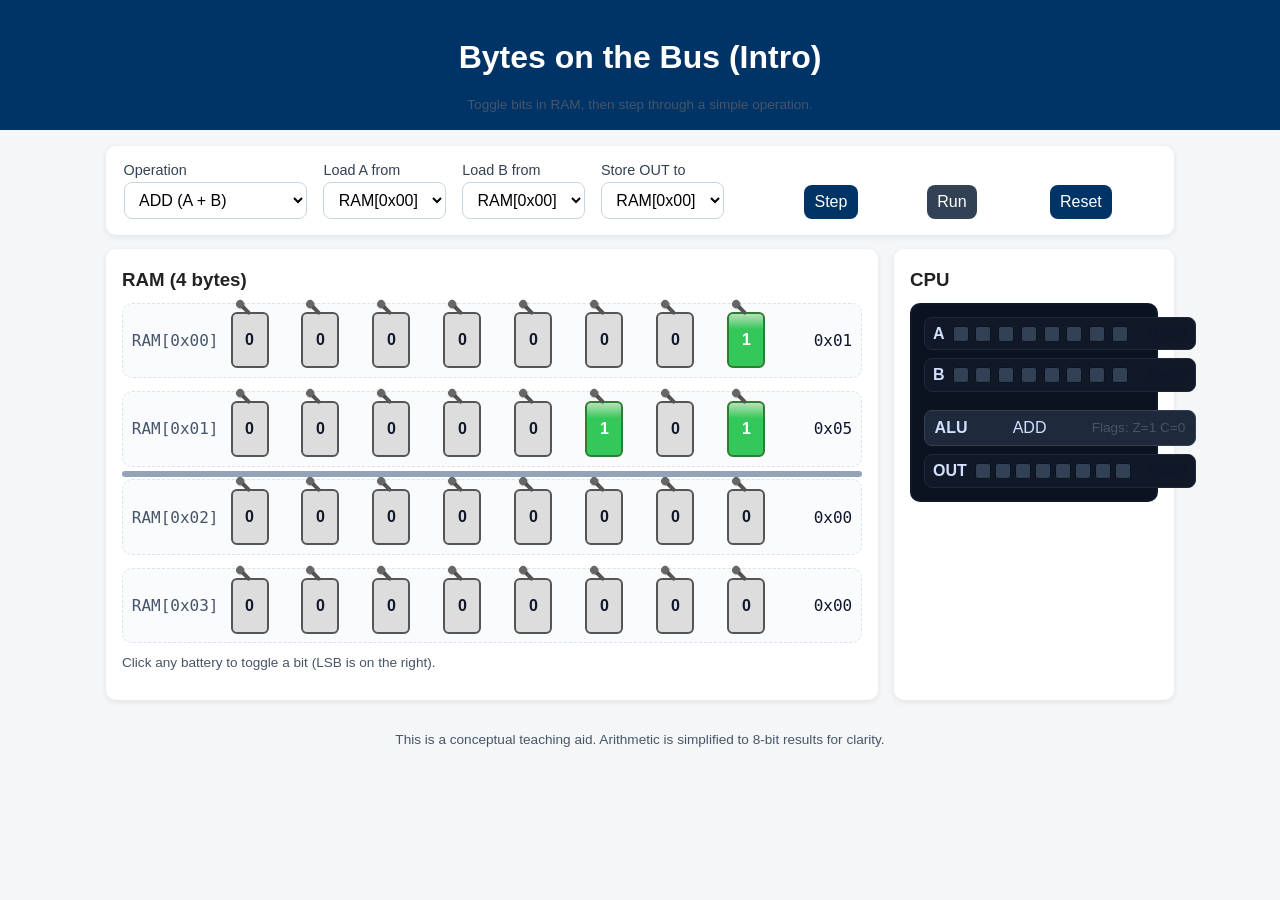
<file: processing.html>
<!DOCTYPE html>
<html lang="en">
<head>
<meta charset="UTF-8" />
<meta name="viewport" content="width=device-width, initial-scale=1.0"/>
<title>RAM → CPU (Intro Demo)</title>
<style>
  :root{
    --ink:#222;
    --bg:#f4f6f8;
    --panel:#ffffff;
    --brand:#003366;
    --brand-acc:#0055aa;
    --rim:#555;
    --on:#34c759;
    --on-dark:#2e7d32;
    --bus:#94a3b8; /* softer */
    --cpu:#0f172a;
    --alu:#1e293b;
  }
  *{box-sizing:border-box}
  body{font-family:Arial, Helvetica, sans-serif; background:var(--bg); color:var(--ink); margin:0}
  header{background:var(--brand); color:#fff; padding:1.1rem 1.25rem; text-align:center}
  main{max-width:1100px; margin:auto; padding:1rem; display:grid; gap:.85rem}
  .card{background:var(--panel); border-radius:10px; box-shadow:0 2px 6px rgba(0,0,0,.08); padding:1rem 1.1rem}
  .controls{display:flex; flex-wrap:wrap; gap:.75rem 1rem; align-items:end}
  .controls label{font-size:.9rem; color:#334155; display:block; margin-bottom:.25rem}
  .controls .group{ min-width:12ch }
  select,button{font-size:1rem; padding:.5rem .65rem; border-radius:8px; border:1px solid #cbd5e1; background:#fff}
  button{background:var(--brand); color:#fff; border:none; cursor:pointer}
  button:hover{background:var(--brand-acc)}
  button.secondary{background:#334155; border:0}
  button.secondary:hover{background:#1f2937}
  .viz{position:relative; display:grid; grid-template-columns: 1fr minmax(180px, 280px); gap:1rem}
  .ram, .cpu{position:relative; padding:1rem}
  .ram h3, .cpu h3{margin:.25rem 0 .75rem}
  .ram-list{display:grid; gap:.8rem}
  .ram-row{
    display:grid; grid-template-columns:auto 1fr auto; gap:.75rem; align-items:center;
    padding:.55rem .55rem; border:1px dashed #dce3ee; border-radius:10px; background:#f9fbfd; position:relative;
  }
  .addr{font-family:ui-monospace, SFMono-Regular, Menlo, Consolas, monospace; color:#475569}
  .hex{font-family:ui-monospace, SFMono-Regular, Menlo, Consolas, monospace; color:#0f172a; min-width:5ch; text-align:right}
  .byte{display:grid; grid-template-columns:repeat(8, 1fr); gap:.4rem; align-items:end}

  /* Battery bit */
  .battery{
    position:relative; width:38px; height:56px; border:2px solid var(--rim);
    background:#ddd; border-radius:6px; cursor:pointer; display:grid; place-items:center;
    user-select:none; overflow:visible; transition:transform .15s ease;
  }
  .battery:hover{ transform:scale(1.04) }
  .battery .cap{position:absolute; left:50%; top:0; transform:translateX(-50%) rotate(-45deg); transform-origin:bottom center; width:0; height:0; pointer-events:none}
  .battery .cap-stem{position:absolute; left:-2px; bottom:0; width:4px; height:12px; background:#555; border-radius:2px}
  .battery .cap-nub{position:absolute; left:-4px; bottom:10px; width:8px; height:8px; background:#666; border-radius:50%; box-shadow:0 1px 2px rgba(0,0,0,.25)}
  .battery .digit{font-weight:700; font-size:1rem; color:#0f172a}
  .battery.on{background:linear-gradient(to top, var(--on) 70%, #b7e1b8); border-color:var(--on-dark); color:#fff}
  .battery.on .digit{color:#fff}

  /* Data bus (FIXED): draw inside RAM pane only, behind content, no outline, no overlap */
  .ram .bus{
    position:absolute; left:1rem; right:1rem; top:50%; transform:translateY(-50%);
    height:6px; background:var(--bus); border-radius:3px; z-index:0; pointer-events:none;
  }
  /* Packet floats above RAM but below CPU */
  .packet{
    position:absolute; top:calc(50% - 20px); left:160px; width:72px; height:40px; border-radius:8px;
    display:grid; place-items:center; background:#111827; color:#fff;
    font-family:ui-monospace, SFMono-Regular, Menlo, Consolas, monospace; font-size:.9rem;
    box-shadow:0 6px 14px rgba(0,0,0,.2); opacity:0; pointer-events:none;
    transition: transform .6s ease, opacity .2s ease; z-index:1;
  }
  .packet.show{ opacity:1 }

  /* CPU box sits above everything else in the viz */
  .cpu{ z-index: 2; }
  .cpu-box{border:2px solid var(--cpu); border-radius:10px; padding:.75rem; background:#0b1220; color:#d1e1ff}
  .regs{display:grid; gap:.5rem}
  .reg{display:grid; grid-template-columns:auto 1fr auto; gap:.5rem; align-items:center; background:#111827; border:1px solid #1f2937; border-radius:8px; padding:.4rem .5rem}
  .reg-name{font-weight:700}
  .reg .leds{display:grid; grid-template-columns:repeat(8, 1fr); gap:.25rem}
  .led{width:16px; height:16px; border-radius:3px; background:#334155; box-shadow: inset 0 0 0 1px #0b1220}
  .led.on{background:#22c55e; box-shadow: inset 0 0 0 1px #14532d}
  .alu-box{margin-top:.6rem; background:var(--alu); border:1px solid #334155; padding:.5rem .6rem; border-radius:8px; display:flex; align-items:center; justify-content:space-between}
  .alu-label{font-weight:700}
  .small{font-size:.85rem; color:#475569}
  footer{text-align:center; color:#556; margin:1rem 0 2rem}

  @media (max-width: 900px){
    .viz{grid-template-columns:1fr}
    .ram .bus, .packet{display:none}
  }
</style>
</head>
<body>
<header>
  <h1>Bytes on the Bus (Intro)</h1>
  <p class="small" style="margin:.25rem 0 0">Toggle bits in RAM, then step through a simple operation.</p>
</header>

<main>
  <section class="card controls" aria-label="Controls">
    <div class="group">
      <label for="op">Operation</label>
      <select id="op">
        <option value="ADD">ADD (A + B)</option>
        <option value="SUB">SUBTRACT (A − B)</option>
        <option value="MUL">MULTIPLY (A × B)</option>
        <option value="DIV">DIVIDE (A ÷ B)</option>
      </select>
    </div>
    <div class="group">
      <label for="addrA">Load A from</label>
      <select id="addrA">
        <option value="0">RAM[0x00]</option>
        <option value="1">RAM[0x01]</option>
        <option value="2">RAM[0x02]</option>
        <option value="3">RAM[0x03]</option>
      </select>
    </div>
    <div class="group">
      <label for="addrB">Load B from</label>
      <select id="addrB">
        <option value="0">RAM[0x00]</option>
        <option value="1">RAM[0x01]</option>
        <option value="2">RAM[0x02]</option>
        <option value="3">RAM[0x03]</option>
      </select>
    </div>
    <div class="group">
      <label for="addrD">Store OUT to</label>
      <select id="addrD">
        <option value="0">RAM[0x00]</option>
        <option value="1">RAM[0x01]</option>
        <option value="2">RAM[0x02]</option>
        <option value="3">RAM[0x03]</option>
      </select>
    </div>

    <div style="flex:1"></div>

    <div class="group"><button id="stepBtn">Step</button></div>
    <div class="group"><button id="runBtn" class="secondary">Run</button></div>
    <div class="group"><button id="resetBtn">Reset</button></div>
  </section>

  <section class="viz">
    <!-- LEFT: RAM -->
    <div class="card ram" id="ramPane">
      <h3>RAM (4 bytes)</h3>
      <div class="ram-list" id="ramList"></div>
      <div class="bus" aria-hidden="true"></div>
      <div class="packet" id="packet" aria-hidden="true">0x00</div>
      <p class="small" style="margin-top:.75rem">Click any battery to toggle a bit (LSB is on the right).</p>
    </div>

    <!-- RIGHT: CPU -->
    <div class="card cpu">
      <h3>CPU</h3>
      <div class="cpu-box">
        <div class="regs">
          <div class="reg" id="regA">
            <div class="reg-name">A</div>
            <div class="leds"></div>
            <div class="hex">0x00</div>
          </div>
          <div class="reg" id="regB">
            <div class="reg-name">B</div>
            <div class="leds"></div>
            <div class="hex">0x00</div>
          </div>
          <div class="alu-box" id="alu">
            <span class="alu-label">ALU</span>
            <span id="aluOp">ADD</span>
            <span id="flags" class="small">Flags: Z=1 C=0</span>
          </div>
          <div class="reg" id="regOUT">
            <div class="reg-name">OUT</div>
            <div class="leds"></div>
            <div class="hex">0x00</div>
          </div>
        </div>
      </div>
    </div>
  </section>
</main>

<footer>
  <p class="small">This is a conceptual teaching aid. Arithmetic is simplified to 8-bit results for clarity.</p>
</footer>

<script>
/* -------- Model -------- */
const ram = [0b00000001, 0b00000101, 0b00000000, 0b00000000]; // 1, 5, 0, 0
const regs = { A:0, B:0, OUT:0 };
let flags = { Z:1, C:0 };
let stepIx = 0; let running=false; let runTimer=null;

const $ = s => document.querySelector(s);

/* -------- Helpers -------- */
const bitAt = (v,i)=> (v>>i)&1;
const setBit = (v,i,b)=> b? (v|(1<<i)) : (v & ~(1<<i));
const toHex = v => '0x' + (v & 0xFF).toString(16).toUpperCase().padStart(2,'0');

/* -------- Render RAM -------- */
const ramList = $('#ramList');
function renderRAM(){
  ramList.innerHTML='';
  for(let i=0;i<4;i++){
    const row = document.createElement('div'); row.className='ram-row'; row.dataset.index=i;

    const addr = document.createElement('div'); addr.className='addr'; addr.textContent = 'RAM['+('0x0'+i).slice(-4)+']';
    const hex = document.createElement('div'); hex.className='hex'; hex.id='ramHex'+i; hex.textContent = toHex(ram[i]);

    const byte = document.createElement('div'); byte.className='byte';
    for(let b=7;b>=0;b--){
      const bit = document.createElement('div'); bit.className='battery'+(bitAt(ram[i],b)?' on':''); bit.tabIndex=0;
      bit.setAttribute('role','button'); bit.setAttribute('aria-label',`Bit ${b}`);
      bit.innerHTML = `
        <span class="cap"><span class="cap-stem"></span><span class="cap-nub"></span></span>
        <span class="digit">${bitAt(ram[i],b)}</span>
      `;
      bit.addEventListener('click', () => toggleRamBit(i,b));
      bit.addEventListener('keydown', (e)=>{ if(e.key===' '||e.key==='Enter'){e.preventDefault(); toggleRamBit(i,b);} });
      byte.appendChild(bit);
    }

    row.appendChild(addr); row.appendChild(byte); row.appendChild(hex);
    ramList.appendChild(row);
  }
}

/* -------- Render CPU -------- */
function renderReg(name, v){
  const reg = document.getElementById('reg'+name);
  reg.querySelector('.hex').textContent = toHex(v);
  const leds = reg.querySelector('.leds');
  if(!leds.children.length){
    for(let i=0;i<8;i++){ const d=document.createElement('div'); d.className='led'; leds.appendChild(d); }
  }
  const nodes = Array.from(leds.children);
  for(let i=0;i<8;i++){
    const isOn = bitAt(v, 7-i); nodes[i].classList.toggle('on', !!isOn);
  }
}
function renderCPU(){
  renderReg('A', regs.A);
  renderReg('B', regs.B);
  renderReg('OUT', regs.OUT);
  document.getElementById('aluOp').textContent = document.getElementById('op').value;
  document.getElementById('flags').textContent = `Flags: Z=${flags.Z|0} C=${flags.C|0}`;
}

/* -------- RAM bit toggle -------- */
function toggleRamBit(byteIx, bitIx){
  const val = !bitAt(ram[byteIx], bitIx);
  ram[byteIx] = setBit(ram[byteIx], bitIx, val);
  const row = ramList.querySelector(`.ram-row[data-index="${byteIx}"]`);
  const cell = row.querySelectorAll('.byte .battery')[7-bitIx];
  cell.classList.toggle('on', val);
  cell.querySelector('.digit').textContent = val? '1':'0';
  document.getElementById('ramHex'+byteIx).textContent = toHex(ram[byteIx]);
}

/* -------- Packet animation (kept inside RAM pane) -------- */
const packet = document.getElementById('packet');
function centerOf(el){
  const r = el.getBoundingClientRect();
  return { x: r.left + r.width/2 + window.scrollX, y: r.top + r.height/2 + window.scrollY };
}
function movePacket(fromEl, toEl, label){
  const from = centerOf(fromEl); const to = centerOf(toEl);
  const p = packet;
  p.textContent = label;
  p.style.opacity = '0';
  const pr = p.getBoundingClientRect();
  const startX = from.x - (pr.left + window.scrollX) - pr.width/2;
  const startY = from.y - (pr.top + window.scrollY) - pr.height/2;
  const dx = to.x - from.x; const dy = to.y - from.y;
  p.style.transform = `translate(${startX}px, ${startY}px)`;
  p.classList.add('show'); void p.offsetWidth;
  p.style.transform = `translate(${startX+dx}px, ${startY+dy}px)`;
  return new Promise(res => setTimeout(res, 650));
}

/* -------- Steps: A <- RAM[a], B <- RAM[b], OUT <- op(A,B), RAM[d] <- OUT -------- */
let aSel = 0, bSel = 1, dSel = 2;
document.getElementById('addrA').addEventListener('change', e=> aSel = +e.target.value);
document.getElementById('addrB').addEventListener('change', e=> bSel = +e.target.value);
document.getElementById('addrD').addEventListener('change', e=> dSel = +e.target.value);
aSel = +document.getElementById('addrA').value;
bSel = +document.getElementById('addrB').value;
dSel = +document.getElementById('addrD').value;

function doALU(op, A, B){
  // 8-bit results to keep it simple for class (wrap as needed)
  let out = 0, carry = 0;
  if(op==='ADD'){ const sum = A + B; out = sum & 0xFF; carry = (sum>>8)&1; }
  else if(op==='SUB'){ const diff = (A - B); out = (diff & 0xFF); carry = (diff < 0) ? 1 : 0; }
  else if(op==='MUL'){ const prod = A * B; out = prod & 0xFF; carry = (prod>255)?1:0; }
  else if(op==='DIV'){ out = (B===0)? 0 : Math.floor(A / B); carry = 0; }
  return { out, Z: (out===0)?1:0, C: carry };
}

async function doStep(){
  const op = document.getElementById('op').value;

  if(stepIx===0){
    // Fetch A
    const src = ramList.children[aSel].querySelector('.byte');
    await movePacket(src, document.getElementById('regA'), toHex(ram[aSel]));
    regs.A = ram[aSel]; renderCPU(); stepIx=1; return;
  }
  if(stepIx===1){
    // Fetch B
    const src = ramList.children[bSel].querySelector('.byte');
    await movePacket(src, document.getElementById('regB'), toHex(ram[bSel]));
    regs.B = ram[bSel]; renderCPU(); stepIx=2; return;
  }
  if(stepIx===2){
    // Execute (simple arithmetic)
    const res = doALU(op, regs.A, regs.B);
    regs.OUT = res.out; flags = { Z: res.Z, C: res.C };
    renderCPU(); stepIx=3; return;
  }
  if(stepIx===3){
    // Write back
    const dst = ramList.children[dSel].querySelector('.byte');
    await movePacket(document.getElementById('regOUT'), dst, toHex(regs.OUT));
    ram[dSel] = regs.OUT;
    // refresh dest row display
    const row = ramList.children[dSel];
    for(let b=7;b>=0;b--){
      const node = row.querySelectorAll('.byte .battery')[7-b];
      const bit = (ram[dSel]>>b)&1;
      node.classList.toggle('on', !!bit);
      node.querySelector('.digit').textContent = bit;
    }
    document.getElementById('ramHex'+dSel).textContent = toHex(ram[dSel]);
    stepIx=0; return;
  }
}

function onStep(){ doStep(); }
function onRun(){
  if(running){ clearInterval(runTimer); running=false; document.getElementById('runBtn').textContent='Run'; return; }
  running = true; document.getElementById('runBtn').textContent='Pause';
  runTimer = setInterval(async ()=>{ await doStep(); }, 800);
}
function onReset(){ regs.A=0; regs.B=0; regs.OUT=0; flags={Z:1,C:0}; stepIx=0; renderCPU(); }

/* -------- Init -------- */
function initCPURegs(){
  ['A','B','OUT'].forEach(r=>{
    const leds = document.querySelector('#reg'+r+' .leds');
    if(!leds.children.length){ for(let i=0;i<8;i++){ const d=document.createElement('div'); d.className='led'; leds.appendChild(d); } }
  });
}
function init(){
  renderRAM(); initCPURegs(); renderCPU();
  document.getElementById('stepBtn').addEventListener('click', onStep);
  document.getElementById('runBtn').addEventListener('click', onRun);
  document.getElementById('resetBtn').addEventListener('click', onReset);
}
window.addEventListener('DOMContentLoaded', init);
</script>
</body>
</html>
</file>
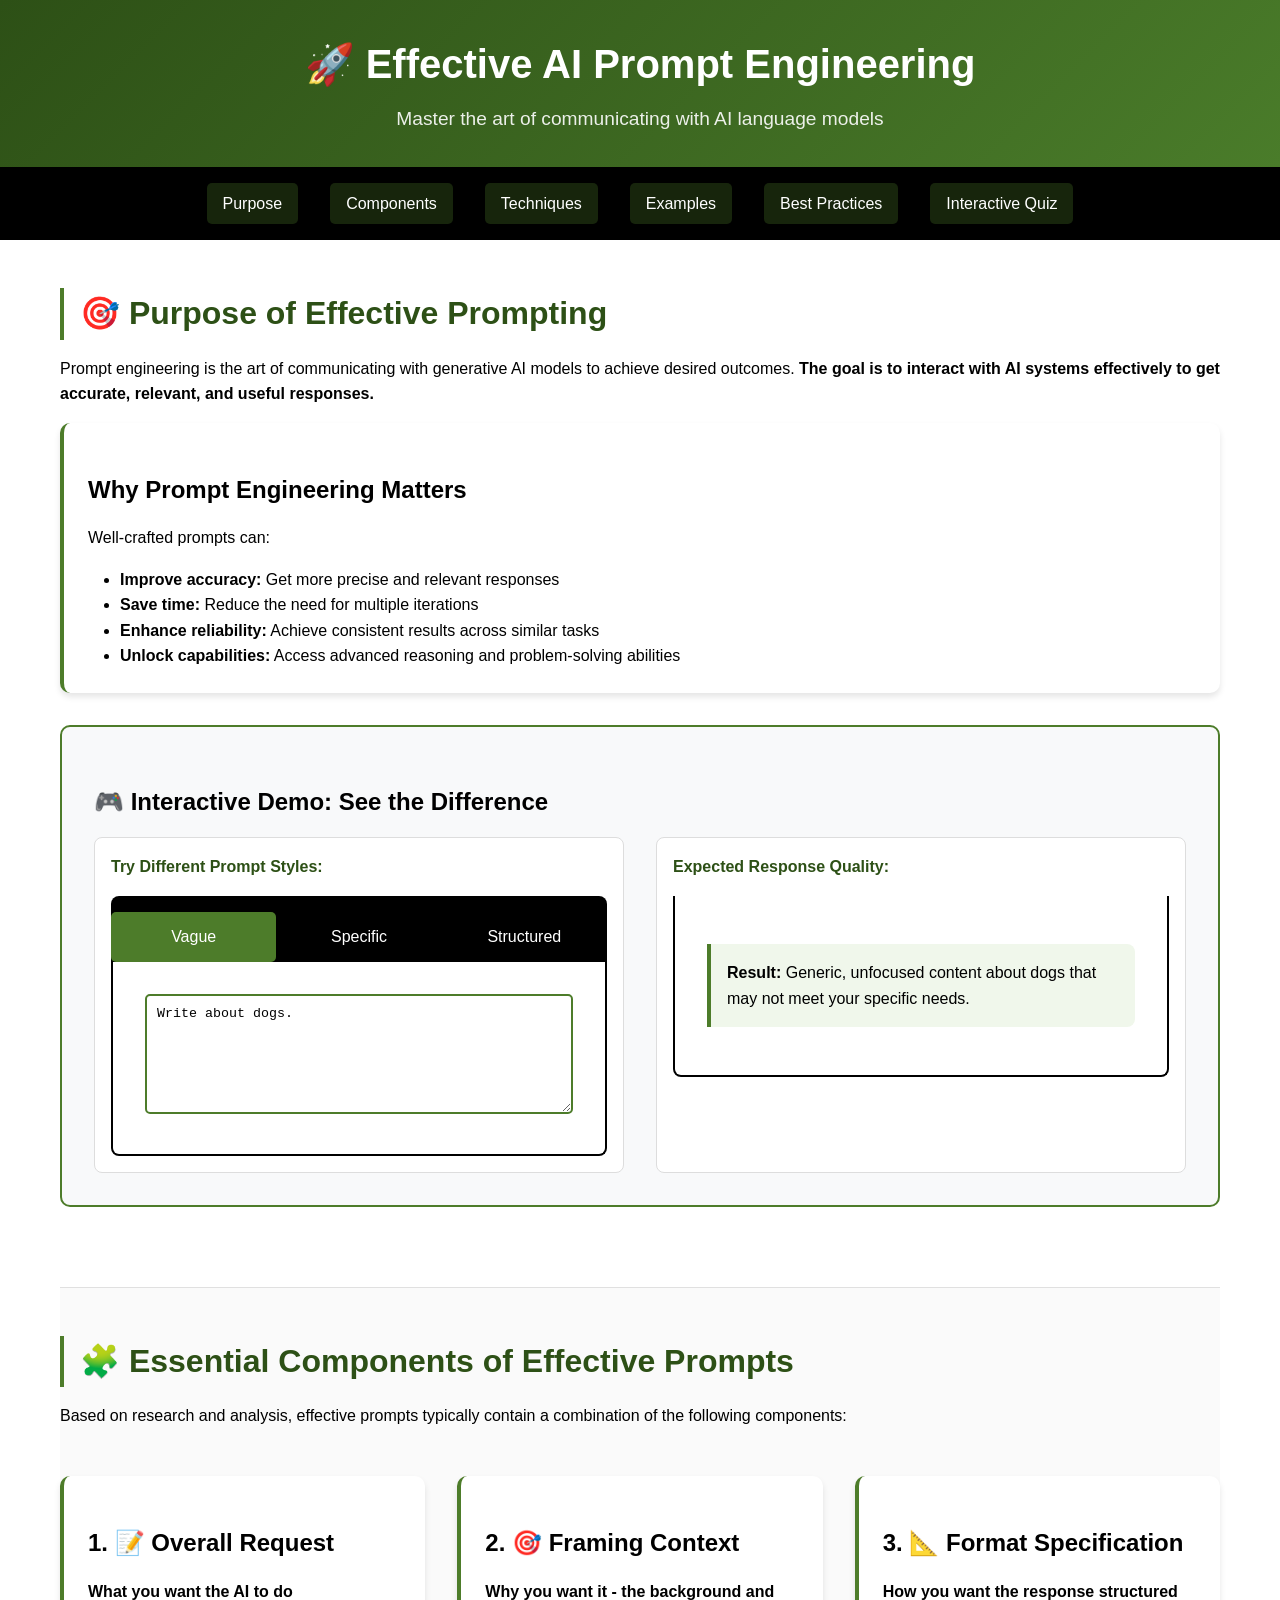
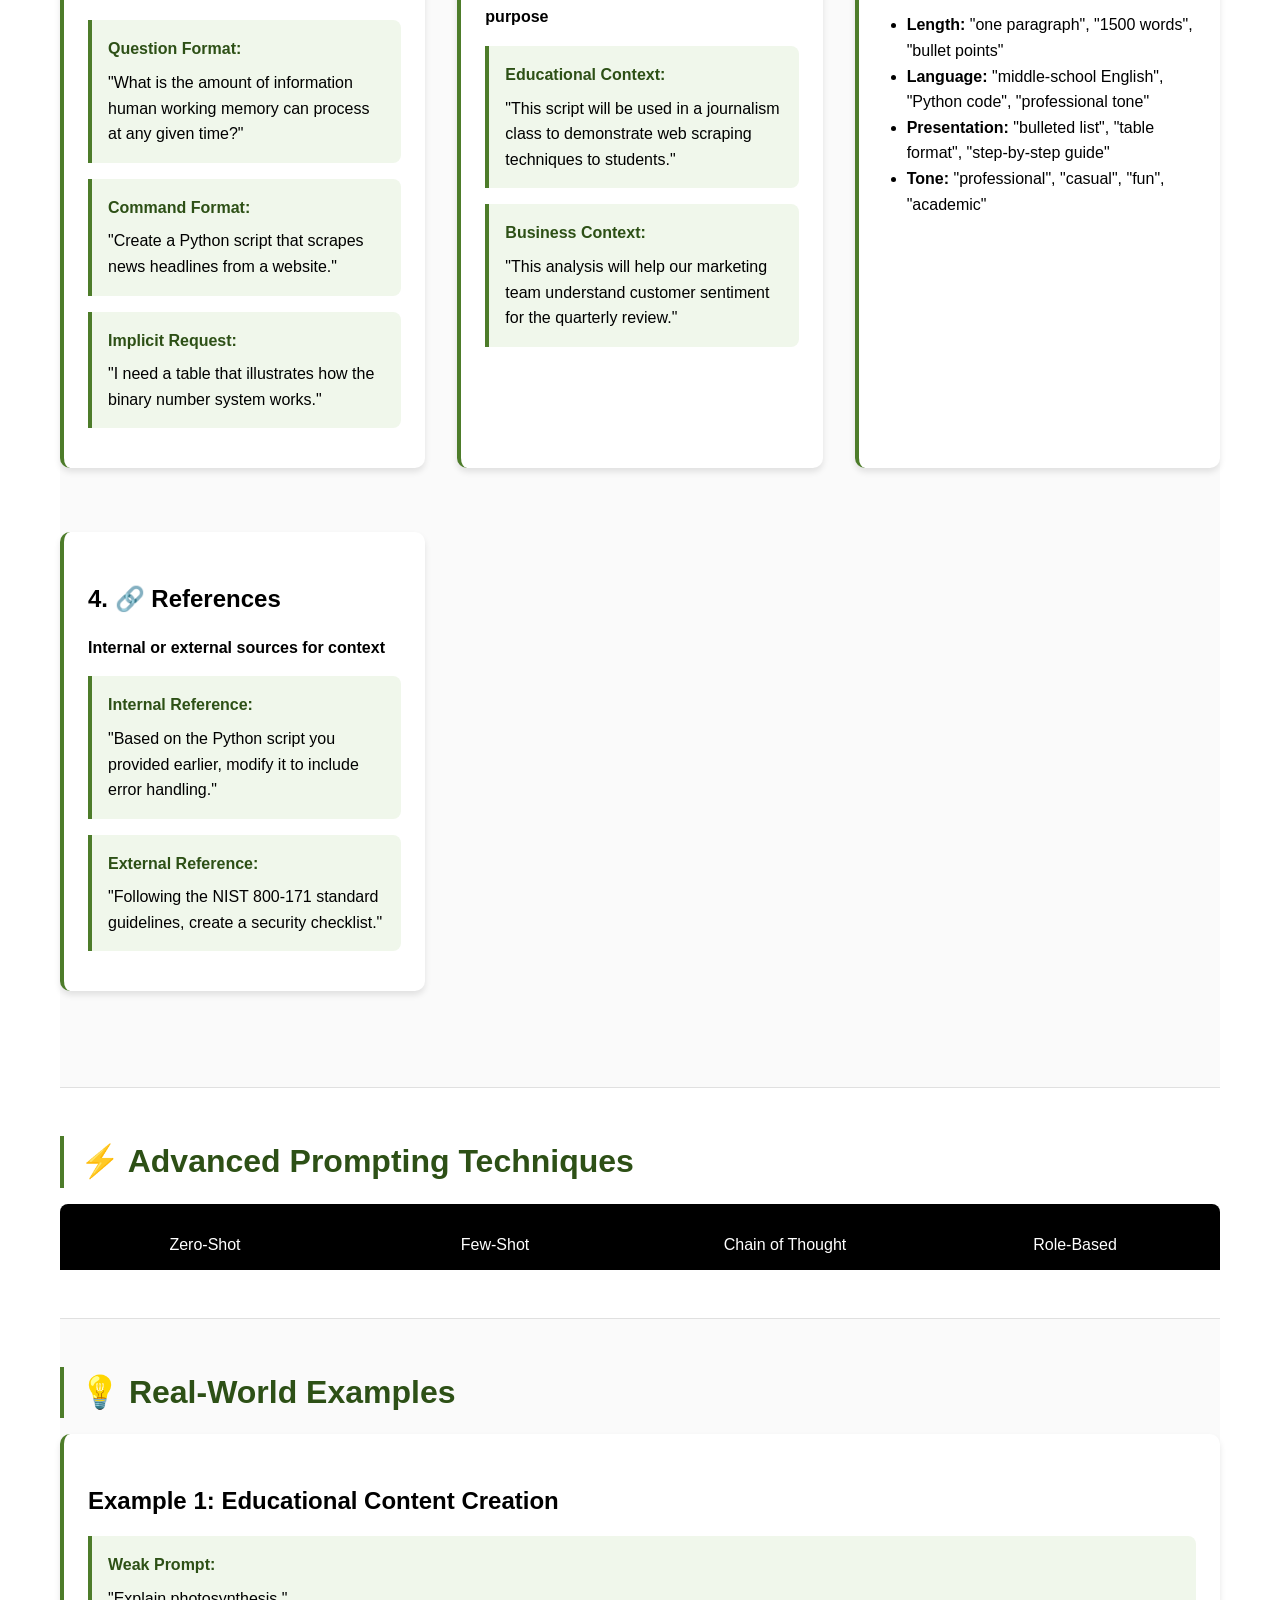
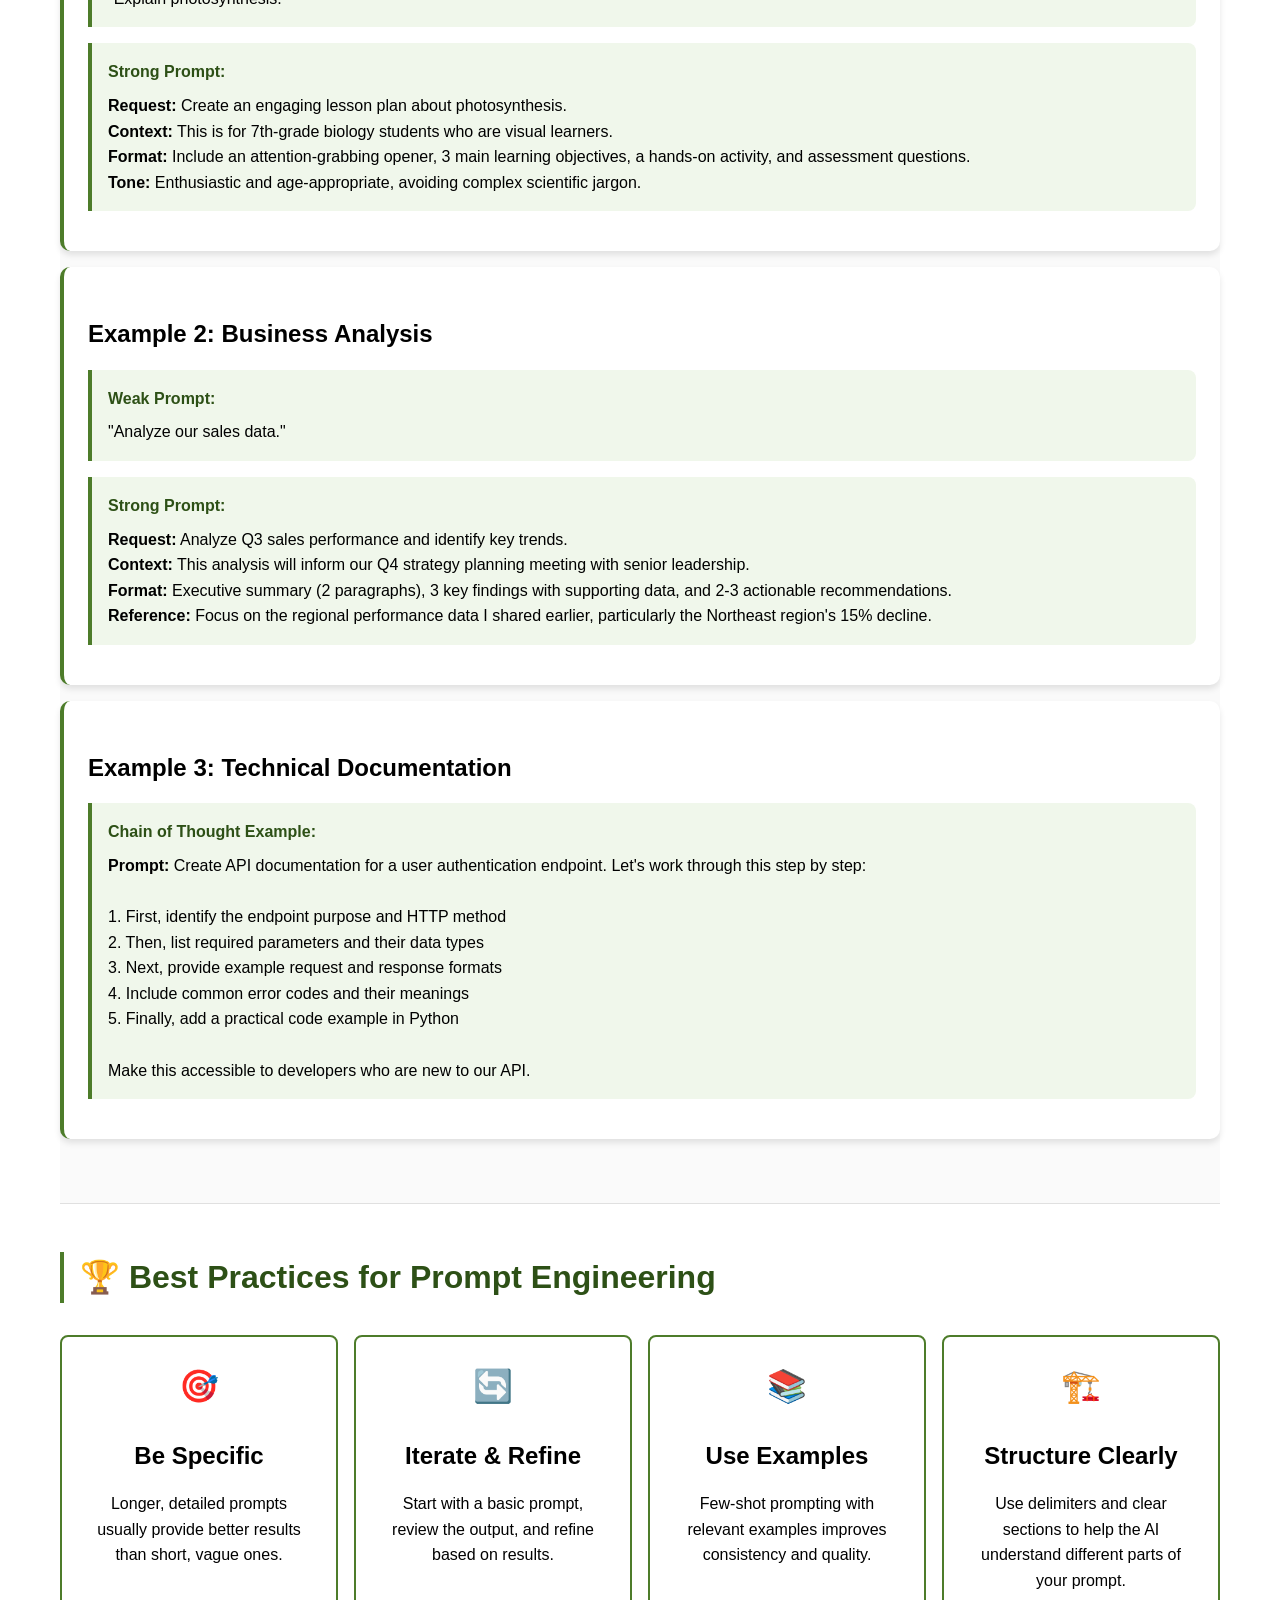
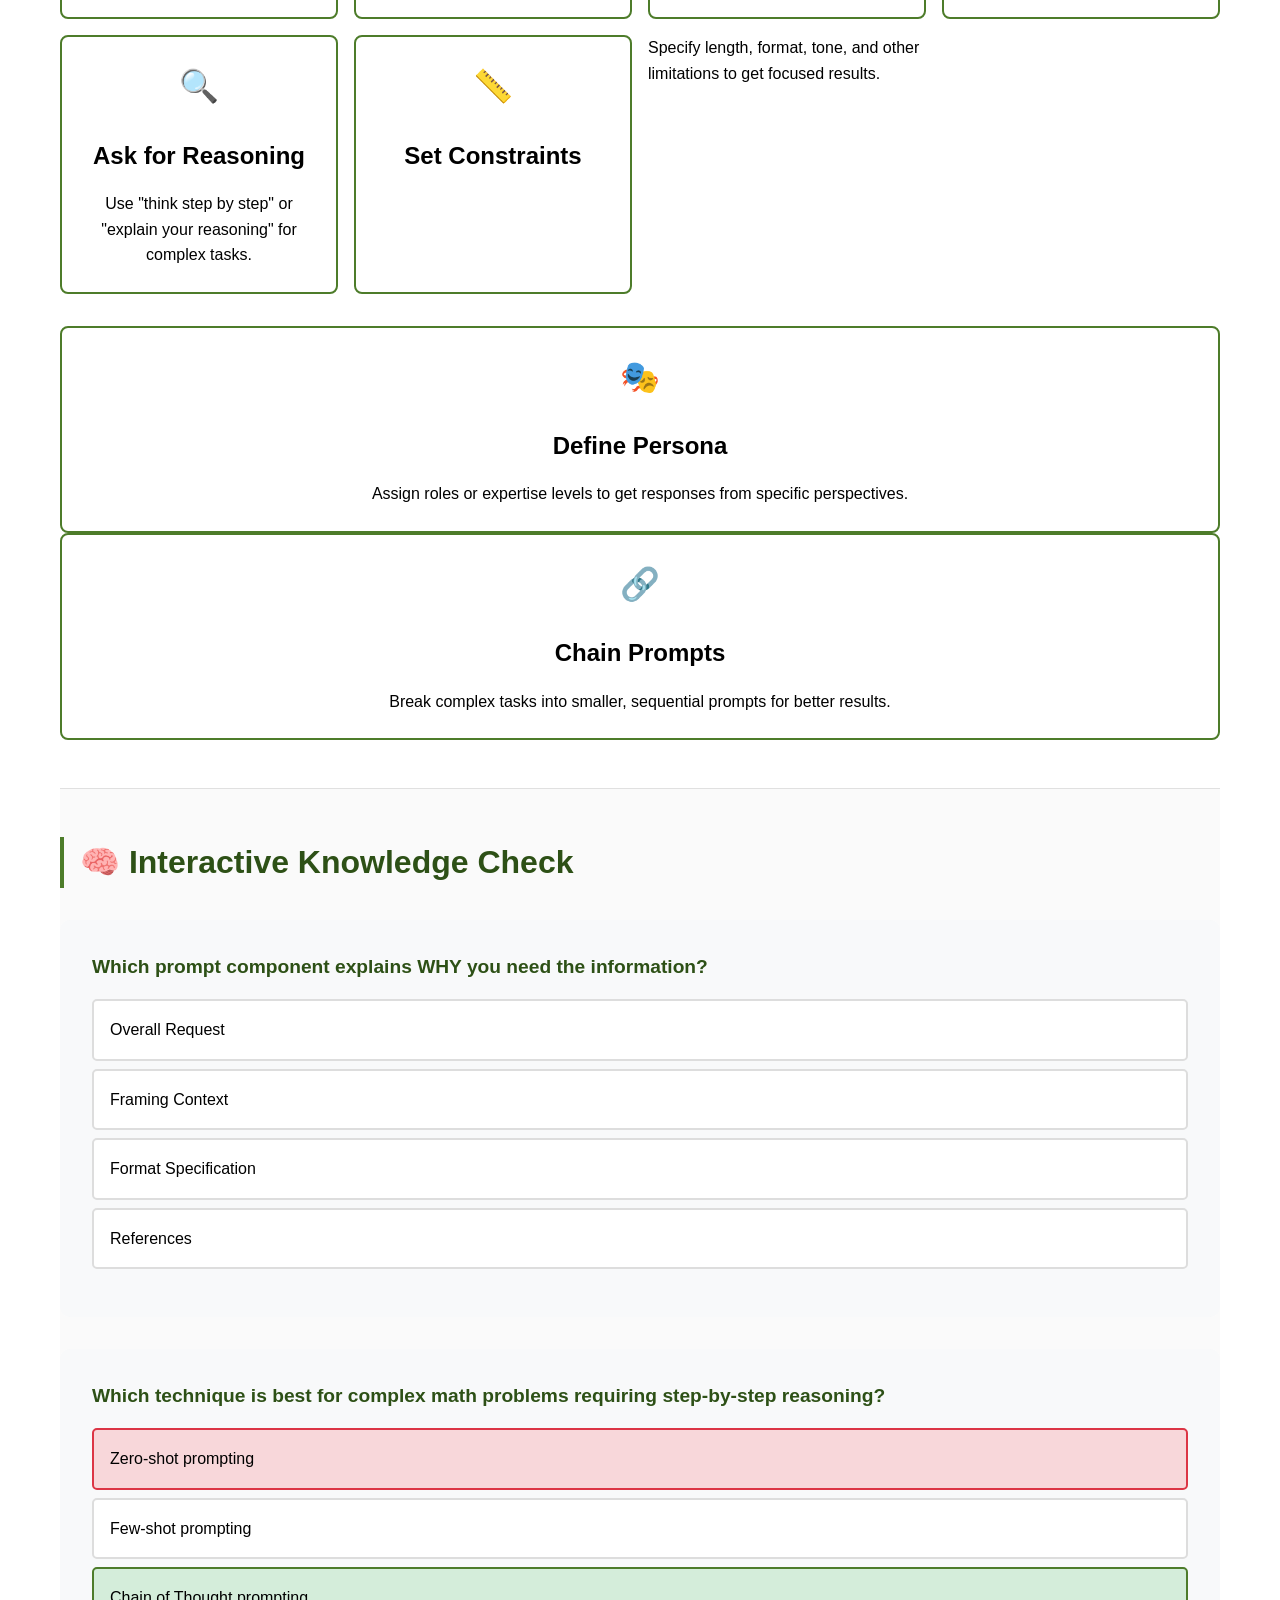
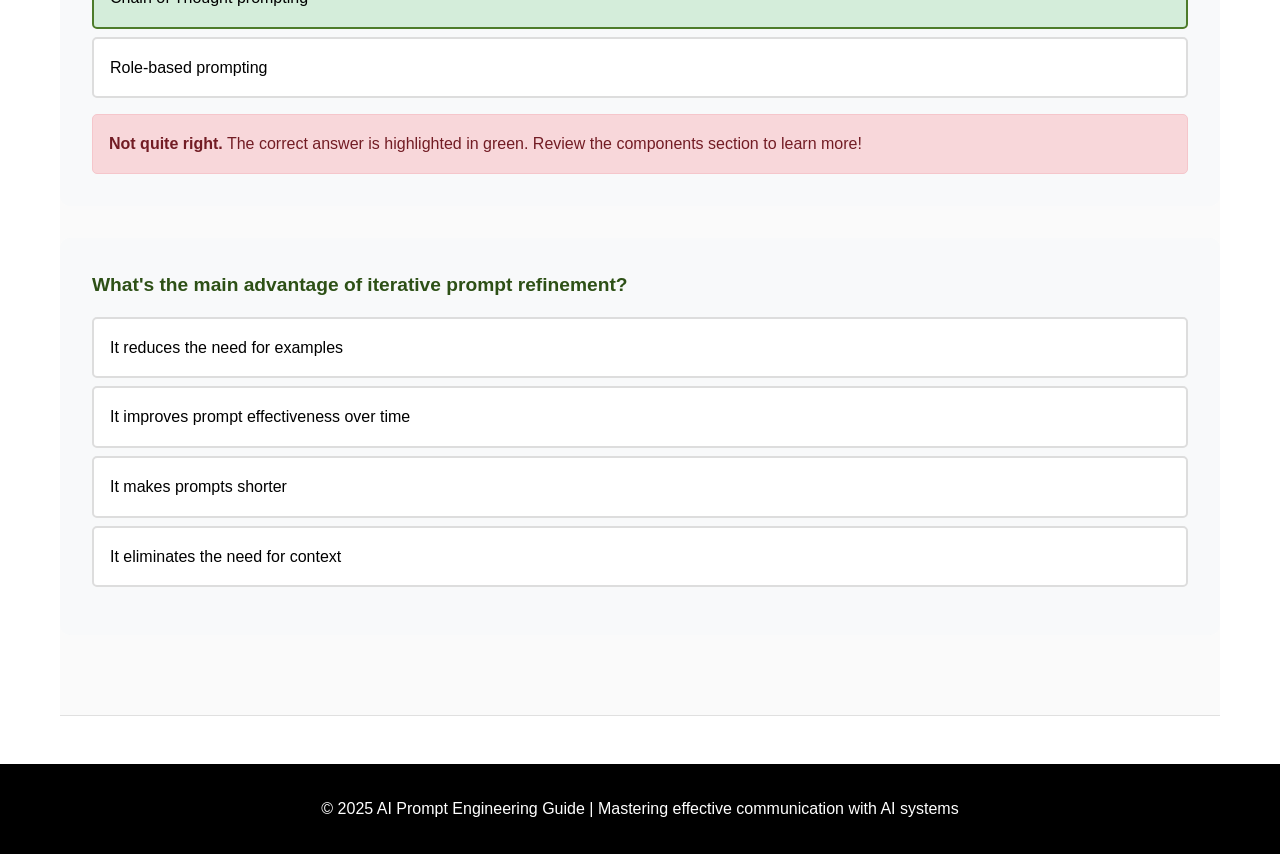
<file: prompts.html>
<!DOCTYPE html>
<!-- saved from url=(0044)https://sands-mvcc.github.io/AI/prompts.html -->
<html lang="en"><head><meta http-equiv="Content-Type" content="text/html; charset=UTF-8">
    
    <meta name="viewport" content="width=device-width, initial-scale=1.0">
    <title>Interactive Guide to Effective AI Prompt Engineering</title>
    <style>
        * {
            margin: 0;
            padding: 0;
            box-sizing: border-box;
        }

        body {
            font-family: 'Segoe UI', Tahoma, Geneva, Verdana, sans-serif;
            background-color: #ffffff;
            color: #000000;
            line-height: 1.6;
        }

        .container {
            max-width: 1200px;
            margin: 0 auto;
            padding: 0 20px;
        }

        header {
            background: linear-gradient(135deg, #2d5016 0%, #4a7c2a 100%);
            color: white;
            padding: 2rem 0;
            text-align: center;
            box-shadow: 0 4px 6px rgba(0,0,0,0.1);
        }

        h1 {
            font-size: 2.5rem;
            margin-bottom: 0.5rem;
            font-weight: 700;
        }

        .subtitle {
            font-size: 1.2rem;
            opacity: 0.9;
        }

        nav {
            background-color: #000000;
            padding: 1rem 0;
            position: sticky;
            top: 0;
            z-index: 100;
        }

        .nav-links {
            display: flex;
            justify-content: center;
            gap: 2rem;
            flex-wrap: wrap;
        }

        .nav-links a {
            color: white;
            text-decoration: none;
            padding: 0.5rem 1rem;
            border-radius: 5px;
            transition: all 0.3s ease;
            background-color: rgba(77, 124, 42, 0.3);
        }

        .nav-links a:hover {
            background-color: #4d7c2a;
            transform: translateY(-2px);
        }

        .section {
            padding: 3rem 0;
            border-bottom: 1px solid #e0e0e0;
        }

        .section:nth-child(even) {
            background-color: #fafafa;
        }

        h2 {
            color: #2d5016;
            font-size: 2rem;
            margin-bottom: 1rem;
            border-left: 4px solid #4d7c2a;
            padding-left: 1rem;
        }

        h3 {
            color: #000000;
            font-size: 1.5rem;
            margin: 1.5rem 0 1rem 0;
        }

        .card {
            background: white;
            border-radius: 10px;
            padding: 1.5rem;
            margin: 1rem 0;
            box-shadow: 0 4px 6px rgba(0,0,0,0.1);
            border-left: 4px solid #4d7c2a;
            transition: all 0.3s ease;
        }

        .card:hover {
            transform: translateY(-5px);
            box-shadow: 0 8px 15px rgba(0,0,0,0.15);
        }

        .interactive-demo {
            background: #f8f9fa;
            border: 2px solid #4d7c2a;
            border-radius: 10px;
            padding: 2rem;
            margin: 2rem 0;
        }

        .demo-container {
            display: grid;
            grid-template-columns: 1fr 1fr;
            gap: 2rem;
            margin-top: 1rem;
        }

        .demo-input, .demo-output {
            background: white;
            border-radius: 8px;
            padding: 1rem;
            border: 1px solid #ddd;
        }

        .demo-input h4, .demo-output h4 {
            color: #2d5016;
            margin-bottom: 1rem;
        }

        textarea {
            width: 100%;
            min-height: 120px;
            border: 2px solid #4d7c2a;
            border-radius: 5px;
            padding: 10px;
            font-family: 'Courier New', monospace;
            resize: vertical;
        }

        button {
            background: linear-gradient(135deg, #4d7c2a 0%, #2d5016 100%);
            color: white;
            border: none;
            padding: 12px 24px;
            border-radius: 5px;
            cursor: pointer;
            font-size: 1rem;
            margin-top: 1rem;
            transition: all 0.3s ease;
        }

        button:hover {
            transform: translateY(-2px);
            box-shadow: 0 4px 8px rgba(0,0,0,0.2);
        }

        .component-grid {
            display: grid;
            grid-template-columns: repeat(auto-fit, minmax(300px, 1fr));
            gap: 2rem;
            margin: 2rem 0;
        }

        .example {
            background: #f0f7eb;
            border-left: 4px solid #4d7c2a;
            padding: 1rem;
            margin: 1rem 0;
            border-radius: 0 8px 8px 0;
        }

        .example-label {
            font-weight: bold;
            color: #2d5016;
            margin-bottom: 0.5rem;
        }

        .tabs {
            display: flex;
            background: #000000;
            border-radius: 8px 8px 0 0;
            overflow: hidden;
        }

        .tab {
            background: #000000;
            color: white;
            border: none;
            padding: 1rem 2rem;
            cursor: pointer;
            flex: 1;
            transition: background 0.3s ease;
        }

        .tab.active {
            background: #4d7c2a;
        }

        .tab-content {
            display: none;
            background: white;
            padding: 2rem;
            border: 2px solid #000000;
            border-top: none;
            border-radius: 0 0 8px 8px;
        }

        .tab-content.active {
            display: block;
        }

        .best-practices {
            display: grid;
            grid-template-columns: repeat(auto-fit, minmax(250px, 1fr));
            gap: 1rem;
            margin: 2rem 0;
        }

        .practice-card {
            background: white;
            border: 2px solid #4d7c2a;
            border-radius: 8px;
            padding: 1.5rem;
            text-align: center;
            transition: all 0.3s ease;
        }

        .practice-card:hover {
            background: #f0f7eb;
            transform: scale(1.05);
        }

        .practice-icon {
            font-size: 2rem;
            margin-bottom: 1rem;
        }

        .quiz-container {
            background: #f8f9fa;
            border-radius: 10px;
            padding: 2rem;
            margin: 2rem 0;
        }

        .quiz-question {
            font-size: 1.2rem;
            font-weight: bold;
            margin-bottom: 1rem;
            color: #2d5016;
        }

        .quiz-options {
            display: grid;
            gap: 0.5rem;
            margin: 1rem 0;
        }

        .quiz-option {
            background: white;
            border: 2px solid #ddd;
            padding: 1rem;
            border-radius: 5px;
            cursor: pointer;
            transition: all 0.3s ease;
        }

        .quiz-option:hover {
            border-color: #4d7c2a;
            background: #f0f7eb;
        }

        .quiz-option.correct {
            background: #d4edda;
            border-color: #4d7c2a;
        }

        .quiz-option.incorrect {
            background: #f8d7da;
            border-color: #dc3545;
        }

        .feedback {
            margin-top: 1rem;
            padding: 1rem;
            border-radius: 5px;
            display: none;
        }

        .feedback.show {
            display: block;
        }

        .feedback.correct {
            background: #d4edda;
            color: #155724;
            border: 1px solid #c3e6cb;
        }

        .feedback.incorrect {
            background: #f8d7da;
            color: #721c24;
            border: 1px solid #f5c6cb;
        }

        @media (max-width: 768px) {
            .demo-container {
                grid-template-columns: 1fr;
            }
            
            h1 {
                font-size: 2rem;
            }
            
            .nav-links {
                gap: 1rem;
            }
            
            .component-grid {
                grid-template-columns: 1fr;
            }
        }
    </style>
</head>
<body>
    <header>
        <div class="container">
            <h1>🚀 Effective AI Prompt Engineering</h1>
            <p class="subtitle">Master the art of communicating with AI language models</p>
        </div>
    </header>

    <nav>
        <div class="container">
            <div class="nav-links">
                <a href="https://126tanker.github.io/AI/prompts.html#purpose">Purpose</a>
                <a href="https://126tanker.github.io/AI/prompts.html#components">Components</a>
                <a href="https://126tanker.github.io/AI/prompts.html#techniques">Techniques</a>
                <a href="https://126tanker.github.io/AI/prompts.html#examples">Examples</a>
                <a href="https://126tanker.github.io/AI/prompts.html#best-practices">Best Practices</a>
                <a href="https://126tanker.github.io/AI/prompts.html#quiz">Interactive Quiz</a>
            </div>
        </div>
    </nav>

    <main class="container">
        <section id="purpose" class="section">
            <h2>🎯 Purpose of Effective Prompting</h2>
            <p>Prompt engineering is the art of communicating with generative AI models to achieve desired outcomes. <strong>The goal is to interact with AI systems effectively to get accurate, relevant, and useful responses.</strong></p>
            
            <div class="card" style="opacity: 1; transform: translateY(0px); transition: opacity 0.6s, transform 0.6s;">
                <h3>Why Prompt Engineering Matters</h3>
                <p>Well-crafted prompts can:</p>
                <ul style="margin-left: 2rem; margin-top: 1rem;">
                    <li><strong>Improve accuracy:</strong> Get more precise and relevant responses</li>
                    <li><strong>Save time:</strong> Reduce the need for multiple iterations</li>
                    <li><strong>Enhance reliability:</strong> Achieve consistent results across similar tasks</li>
                    <li><strong>Unlock capabilities:</strong> Access advanced reasoning and problem-solving abilities</li>
                </ul>
            </div>

            <div class="interactive-demo">
                <h3>🎮 Interactive Demo: See the Difference</h3>
                <div class="demo-container">
                    <div class="demo-input">
                        <h4>Try Different Prompt Styles:</h4>
                        <div class="tabs">
                            <button class="tab active" onclick="showTab(&#39;vague&#39;)">Vague</button>
                            <button class="tab" onclick="showTab(&#39;specific&#39;)">Specific</button>
                            <button class="tab" onclick="showTab(&#39;structured&#39;)">Structured</button>
                        </div>
                        
                        <div id="vague" class="tab-content active">
                            <textarea readonly="">Write about dogs.</textarea>
                        </div>
                        
                        <div id="specific" class="tab-content">
                            <textarea readonly="">Write a 300-word informative article about the benefits of dog ownership for mental health, targeting new pet owners.</textarea>
                        </div>
                        
                        <div id="structured" class="tab-content">
                            <textarea readonly="">Write a 300-word informative article about dog ownership and mental health.

Context: This is for a pet adoption website's blog section.

Format: Include an engaging title, 3 main benefits with supporting details, and a conclusion with a call-to-action.

Tone: Warm, encouraging, and evidence-based.</textarea>
                        </div>
                    </div>
                    
                    <div class="demo-output">
                        <h4>Expected Response Quality:</h4>
                        <div id="output-vague" class="tab-content active">
                            <div class="example">
                                <strong>Result:</strong> Generic, unfocused content about dogs that may not meet your specific needs.
                            </div>
                        </div>
                        
                        <div id="output-specific" class="tab-content">
                            <div class="example">
                                <strong>Result:</strong> More focused content, but may lack structure and specific formatting requirements.
                            </div>
                        </div>
                        
                        <div id="output-structured" class="tab-content">
                            <div class="example">
                                <strong>Result:</strong> Highly targeted, well-structured article that meets all specified requirements with appropriate tone and format.
                            </div>
                        </div>
                    </div>
                </div>
            </div>
        </section>

        <section id="components" class="section">
            <h2>🧩 Essential Components of Effective Prompts</h2>
            <p>Based on research and analysis, effective prompts typically contain a combination of the following components:</p>

            <div class="component-grid">
                <div class="card" style="opacity: 1; transform: translateY(0px); transition: opacity 0.6s, transform 0.6s;">
                    <h3>1. 📝 Overall Request</h3>
                    <p><strong>What you want the AI to do</strong></p>
                    <div class="example">
                        <div class="example-label">Question Format:</div>
                        "What is the amount of information human working memory can process at any given time?"
                    </div>
                    <div class="example">
                        <div class="example-label">Command Format:</div>
                        "Create a Python script that scrapes news headlines from a website."
                    </div>
                    <div class="example">
                        <div class="example-label">Implicit Request:</div>
                        "I need a table that illustrates how the binary number system works."
                    </div>
                </div>

                <div class="card" style="opacity: 1; transform: translateY(0px); transition: opacity 0.6s, transform 0.6s;">
                    <h3>2. 🎯 Framing Context</h3>
                    <p><strong>Why you want it - the background and purpose</strong></p>
                    <div class="example">
                        <div class="example-label">Educational Context:</div>
                        "This script will be used in a journalism class to demonstrate web scraping techniques to students."
                    </div>
                    <div class="example">
                        <div class="example-label">Business Context:</div>
                        "This analysis will help our marketing team understand customer sentiment for the quarterly review."
                    </div>
                </div>

                <div class="card" style="opacity: 1; transform: translateY(0px); transition: opacity 0.6s, transform 0.6s;">
                    <h3>3. 📐 Format Specification</h3>
                    <p><strong>How you want the response structured</strong></p>
                    <ul style="margin-left: 1.5rem; margin-top: 0.5rem;">
                        <li><strong>Length:</strong> "one paragraph", "1500 words", "bullet points"</li>
                        <li><strong>Language:</strong> "middle-school English", "Python code", "professional tone"</li>
                        <li><strong>Presentation:</strong> "bulleted list", "table format", "step-by-step guide"</li>
                        <li><strong>Tone:</strong> "professional", "casual", "fun", "academic"</li>
                    </ul>
                </div>

                <div class="card" style="opacity: 1; transform: translateY(0px); transition: opacity 0.6s, transform 0.6s;">
                    <h3>4. 🔗 References</h3>
                    <p><strong>Internal or external sources for context</strong></p>
                    <div class="example">
                        <div class="example-label">Internal Reference:</div>
                        "Based on the Python script you provided earlier, modify it to include error handling."
                    </div>
                    <div class="example">
                        <div class="example-label">External Reference:</div>
                        "Following the NIST 800-171 standard guidelines, create a security checklist."
                    </div>
                </div>
            </div>
        </section>

        <section id="techniques" class="section">
            <h2>⚡ Advanced Prompting Techniques</h2>

            <div class="tabs">
                <button class="tab" onclick="showTechnique(&#39;zero-shot&#39;)">Zero-Shot</button>
                <button class="tab" onclick="showTechnique(&#39;few-shot&#39;)">Few-Shot</button>
                <button class="tab" onclick="showTechnique(&#39;chain-of-thought&#39;)">Chain of Thought</button>
                <button class="tab" onclick="showTechnique(&#39;role-based&#39;)">Role-Based</button>
            </div>

            <div id="zero-shot" class="tab-content">
                <h3>Zero-Shot Prompting</h3>
                <p>Direct instruction without examples. Best for simple, well-defined tasks.</p>
                <div class="example">
                    <div class="example-label">Example:</div>
                    <strong>Prompt:</strong> "Translate the following English text to Spanish: 'The meeting is scheduled for tomorrow.'"<br>
                    <strong>When to use:</strong> Simple translations, basic classifications, straightforward tasks
                </div>
            </div>

            <div id="few-shot" class="tab-content">
                <h3>Few-Shot Prompting</h3>
                <p>Providing examples to guide the AI's understanding and output format.</p>
                <div class="example">
                    <div class="example-label">Example:</div>
                    <strong>Prompt:</strong><br>
                    "Extract the sentiment from these product reviews:<br><br>
                    Review: 'This product is amazing!' → Sentiment: Positive<br>
                    Review: 'Terrible quality, waste of money.' → Sentiment: Negative<br>
                    Review: 'It's okay, nothing special.' → Sentiment: Neutral<br><br>
                    Review: 'Love the design but shipping was slow.' → Sentiment: ?"
                </div>
            </div>

            <div id="chain-of-thought" class="tab-content">
                <h3>Chain of Thought (CoT) Prompting</h3>
                <p>Guiding the AI to show step-by-step reasoning, especially useful for complex problem-solving.</p>
                <div class="example">
                    <div class="example-label">Example:</div>
                    <strong>Prompt:</strong><br>
                    "Solve this step-by-step: A store has 15 apples and sells 7 in the morning, then receives a delivery of 12 more apples. How many apples does the store have now?<br><br>
                    Let's think step by step:<br>
                    1. Started with: 15 apples<br>
                    2. Sold in morning: 7 apples<br>
                    3. After morning sales: 15 - 7 = 8 apples<br>
                    4. Received delivery: 12 apples<br>
                    5. Final count: 8 + 12 = 20 apples"
                </div>
            </div>

            <div id="role-based" class="tab-content">
                <h3>Role-Based Prompting</h3>
                <p>Assigning a specific role or persona to the AI to influence its perspective and expertise.</p>
                <div class="example">
                    <div class="example-label">Example:</div>
                    <strong>Prompt:</strong><br>
                    "Act as a senior cybersecurity expert with 15 years of experience. A small business asks you about implementing basic security measures. Provide practical recommendations that a non-technical owner can understand and implement."
                </div>
            </div>
        </section>

        <section id="examples" class="section">
            <h2>💡 Real-World Examples</h2>

            <div class="card" style="opacity: 1; transform: translateY(0px); transition: opacity 0.6s, transform 0.6s;">
                <h3>Example 1: Educational Content Creation</h3>
                <div class="example">
                    <div class="example-label">Weak Prompt:</div>
                    "Explain photosynthesis."
                </div>
                <div class="example">
                    <div class="example-label">Strong Prompt:</div>
                    <strong>Request:</strong> Create an engaging lesson plan about photosynthesis.<br>
                    <strong>Context:</strong> This is for 7th-grade biology students who are visual learners.<br>
                    <strong>Format:</strong> Include an attention-grabbing opener, 3 main learning objectives, a hands-on activity, and assessment questions.<br>
                    <strong>Tone:</strong> Enthusiastic and age-appropriate, avoiding complex scientific jargon.
                </div>
            </div>

            <div class="card" style="opacity: 1; transform: translateY(0px); transition: opacity 0.6s, transform 0.6s;">
                <h3>Example 2: Business Analysis</h3>
                <div class="example">
                    <div class="example-label">Weak Prompt:</div>
                    "Analyze our sales data."
                </div>
                <div class="example">
                    <div class="example-label">Strong Prompt:</div>
                    <strong>Request:</strong> Analyze Q3 sales performance and identify key trends.<br>
                    <strong>Context:</strong> This analysis will inform our Q4 strategy planning meeting with senior leadership.<br>
                    <strong>Format:</strong> Executive summary (2 paragraphs), 3 key findings with supporting data, and 2-3 actionable recommendations.<br>
                    <strong>Reference:</strong> Focus on the regional performance data I shared earlier, particularly the Northeast region's 15% decline.
                </div>
            </div>

            <div class="card" style="opacity: 1; transform: translateY(0px); transition: opacity 0.6s, transform 0.6s;">
                <h3>Example 3: Technical Documentation</h3>
                <div class="example">
                    <div class="example-label">Chain of Thought Example:</div>
                    <strong>Prompt:</strong> Create API documentation for a user authentication endpoint. Let's work through this step by step:<br><br>
                    1. First, identify the endpoint purpose and HTTP method<br>
                    2. Then, list required parameters and their data types<br>
                    3. Next, provide example request and response formats<br>
                    4. Include common error codes and their meanings<br>
                    5. Finally, add a practical code example in Python<br><br>
                    Make this accessible to developers who are new to our API.
                </div>
            </div>
        </section>

        <section id="best-practices" class="section">
            <h2>🏆 Best Practices for Prompt Engineering</h2>

            <div class="best-practices">
                <div class="practice-card" style="opacity: 1; transform: translateY(0px); transition: opacity 0.6s, transform 0.6s;">
                    <div class="practice-icon">🎯</div>
                    <h3>Be Specific</h3>
                    <p>Longer, detailed prompts usually provide better results than short, vague ones.</p>
                </div>

                <div class="practice-card" style="opacity: 1; transform: translateY(0px); transition: opacity 0.6s, transform 0.6s;">
                    <div class="practice-icon">🔄</div>
                    <h3>Iterate &amp; Refine</h3>
                    <p>Start with a basic prompt, review the output, and refine based on results.</p>
                </div>

                <div class="practice-card" style="opacity: 1; transform: translateY(0px); transition: opacity 0.6s, transform 0.6s;">
                    <div class="practice-icon">📚</div>
                    <h3>Use Examples</h3>
                    <p>Few-shot prompting with relevant examples improves consistency and quality.</p>
                </div>

                <div class="practice-card" style="opacity: 1; transform: translateY(0px); transition: opacity 0.6s, transform 0.6s;">
                    <div class="practice-icon">🏗️</div>
                    <h3>Structure Clearly</h3>
                    <p>Use delimiters and clear sections to help the AI understand different parts of your prompt.</p>
                </div>

                <div class="practice-card" style="opacity: 1; transform: translateY(0px); transition: opacity 0.6s, transform 0.6s;">
                    <div class="practice-icon">🔍</div>
                    <h3>Ask for Reasoning</h3>
                    <p>Use "think step by step" or "explain your reasoning" for complex tasks.</p>
                </div>

                <div class="practice-card" style="opacity: 1; transform: translateY(0px); transition: opacity 0.6s, transform 0.6s;">
                    <div class="practice-icon">📏</div>
                    <h3>Set Constraints</h3></div>
                    <p>Specify length, format, tone, and other limitations to get focused results.</p>
                </div>

                <div class="practice-card" style="opacity: 1; transform: translateY(0px); transition: opacity 0.6s, transform 0.6s;">
                    <div class="practice-icon">🎭</div>
                    <h3>Define Persona</h3>
                    <p>Assign roles or expertise levels to get responses from specific perspectives.</p>
                </div>

                <div class="practice-card" style="opacity: 1; transform: translateY(0px); transition: opacity 0.6s, transform 0.6s;">
                    <div class="practice-icon">🔗</div>
                    <h3>Chain Prompts</h3>
                    <p>Break complex tasks into smaller, sequential prompts for better results.</p>
                </div>
            
        </section>

        <section id="quiz" class="section">
            <h2>🧠 Interactive Knowledge Check</h2>
            
            <div class="quiz-container">
                <div class="quiz-question">
                    Which prompt component explains WHY you need the information?
                </div>
                <div class="quiz-options">
                    <div class="quiz-option" onclick="selectAnswer(this, false)">Overall Request</div>
                    <div class="quiz-option" onclick="selectAnswer(this, true)">Framing Context</div>
                    <div class="quiz-option" onclick="selectAnswer(this, false)">Format Specification</div>
                    <div class="quiz-option" onclick="selectAnswer(this, false)">References</div>
                </div>
                <div class="feedback">
                    <strong>Correct!</strong> Framing Context provides the background and explains why you need the information, helping the AI understand the purpose and audience.
                </div>
            </div>

            <div class="quiz-container">
                <div class="quiz-question">
                    Which technique is best for complex math problems requiring step-by-step reasoning?
                </div>
                <div class="quiz-options">
                    <div class="quiz-option incorrect" onclick="selectAnswer(this, false)">Zero-shot prompting</div>
                    <div class="quiz-option" onclick="selectAnswer(this, false)">Few-shot prompting</div>
                    <div class="quiz-option correct" onclick="selectAnswer(this, true)">Chain of Thought prompting</div>
                    <div class="quiz-option" onclick="selectAnswer(this, false)">Role-based prompting</div>
                </div>
                <div class="feedback show incorrect"><strong>Not quite right.</strong> The correct answer is highlighted in green. Review the components section to learn more!</div>
            </div>

            <div class="quiz-container">
                <div class="quiz-question">
                    What's the main advantage of iterative prompt refinement?
                </div>
                <div class="quiz-options">
                    <div class="quiz-option" onclick="selectAnswer(this, false)">It reduces the need for examples</div>
                    <div class="quiz-option" onclick="selectAnswer(this, true)">It improves prompt effectiveness over time</div>
                    <div class="quiz-option" onclick="selectAnswer(this, false)">It makes prompts shorter</div>
                    <div class="quiz-option" onclick="selectAnswer(this, false)">It eliminates the need for context</div>
                </div>
                <div class="feedback">
                    <strong>Correct!</strong> Iterative refinement allows you to test, adjust, and improve your prompts based on actual AI responses, leading to better results over time.
                </div>
            </div>
        </section>
    </main>

    <footer style="background: #000000; color: white; text-align: center; padding: 2rem 0; margin-top: 3rem;">
        <div class="container">
            <p>© 2025 AI Prompt Engineering Guide | Mastering effective communication with AI systems</p>
        </div>
    </footer>

    <script>
        function showTab(tabName) {
            // Hide all tab contents
            document.querySelectorAll('.tab-content').forEach(content => {
                content.classList.remove('active');
            });
            
            // Remove active class from all tabs
            document.querySelectorAll('.tab').forEach(tab => {
                tab.classList.remove('active');
            });
            
            // Show selected tab content
            document.getElementById(tabName).classList.add('active');
            document.getElementById('output-' + tabName).classList.add('active');
            
            // Add active class to clicked tab
            event.target.classList.add('active');
        }

        function showTechnique(technique) {
            // Hide all technique contents
            document.querySelectorAll('#techniques .tab-content').forEach(content => {
                content.classList.remove('active');
            });
            
            // Remove active class from all technique tabs
            document.querySelectorAll('#techniques .tab').forEach(tab => {
                tab.classList.remove('active');
            });
            
            // Show selected technique
            document.getElementById(technique).classList.add('active');
            
            // Add active class to clicked tab
            event.target.classList.add('active');
        }

        function selectAnswer(element, isCorrect) {
            const container = element.closest('.quiz-container');
            const options = container.querySelectorAll('.quiz-option');
            const feedback = container.querySelector('.feedback');
            
            // Remove previous selections
            options.forEach(option => {
                option.classList.remove('correct', 'incorrect');
            });
            
            // Mark the selected answer
            if (isCorrect) {
                element.classList.add('correct');
                feedback.classList.add('show', 'correct');
                feedback.classList.remove('incorrect');
            } else {
                element.classList.add('incorrect');
                feedback.classList.add('show', 'incorrect');
                feedback.classList.remove('correct');
                
                // Find and highlight the correct answer
                options.forEach(option => {
                    if (option.onclick.toString().includes('true')) {
                        option.classList.add('correct');
                    }
                });
                
                feedback.innerHTML = '<strong>Not quite right.</strong> The correct answer is highlighted in green. Review the components section to learn more!';
            }
        }

        // Smooth scrolling for navigation links
        document.querySelectorAll('a[href^="#"]').forEach(anchor => {
            anchor.addEventListener('click', function (e) {
                e.preventDefault();
                const target = document.querySelector(this.getAttribute('href'));
                target.scrollIntoView({
                    behavior: 'smooth',
                    block: 'start'
                });
            });
        });

        // Add animation on scroll
        const observerOptions = {
            threshold: 0.1,
            rootMargin: '0px 0px -50px 0px'
        };

        const observer = new IntersectionObserver((entries) => {
            entries.forEach(entry => {
                if (entry.isIntersecting) {
                    entry.target.style.opacity = '1';
                    entry.target.style.transform = 'translateY(0)';
                }
            });
        }, observerOptions);

        // Observe all cards for animation
        document.querySelectorAll('.card, .practice-card').forEach(card => {
            card.style.opacity = '0';
            card.style.transform = 'translateY(20px)';
            card.style.transition = 'opacity 0.6s ease, transform 0.6s ease';
            observer.observe(card);
        });
    </script>


</body></html>
</file>
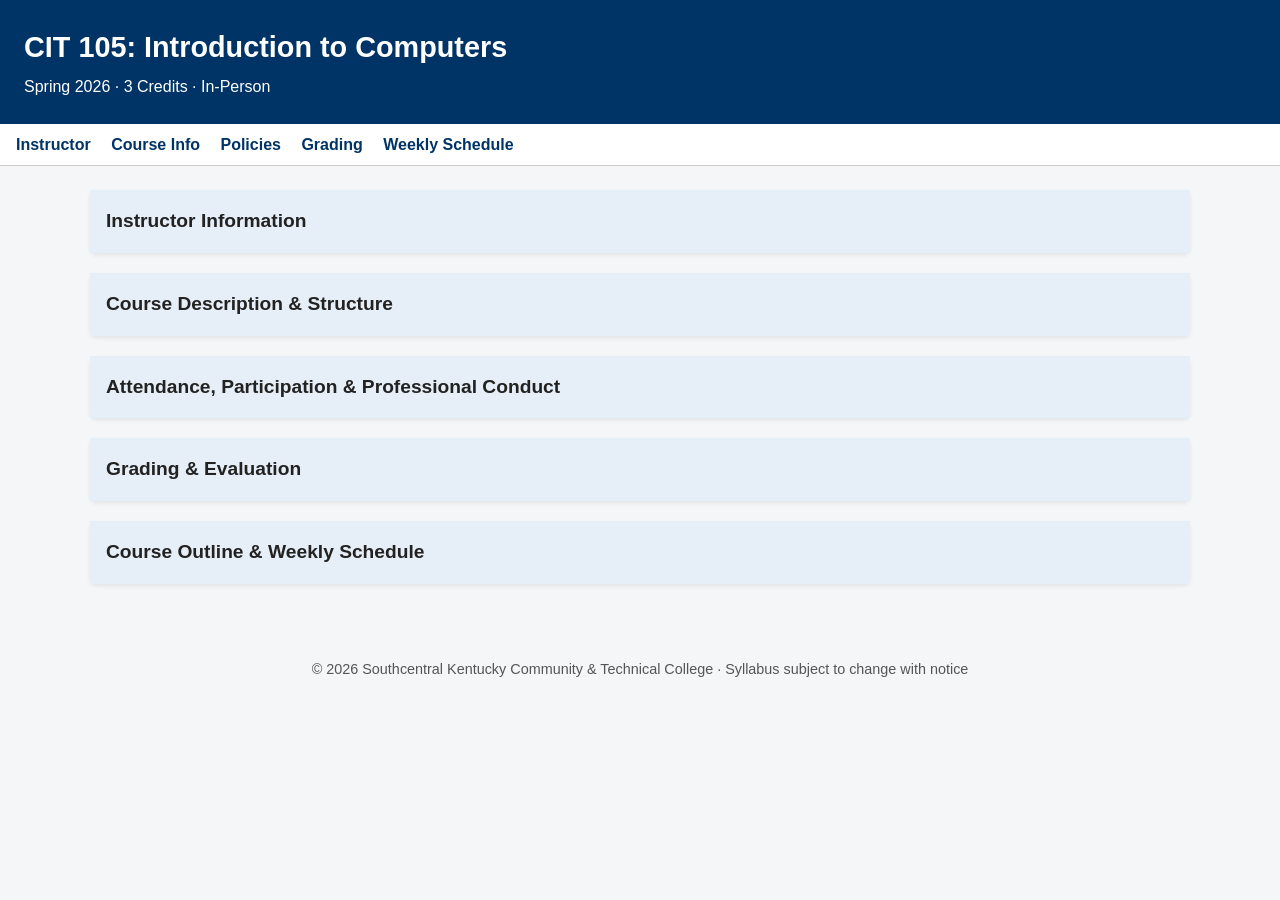
<file: syllabus.html>
<!DOCTYPE html>
<html lang="en">
<head>
  <meta charset="UTF-8" />
  <meta name="viewport" content="width=device-width, initial-scale=1.0" />
  <title>CIT 105 – Interactive Syllabus (Spring 2026)</title>
  <style>
    body {
      font-family: Arial, Helvetica, sans-serif;
      margin: 0;
      background: #f4f6f8;
      color: #222;
      line-height: 1.6;
    }
    header {
      background: #003366;
      color: #fff;
      padding: 1.5rem;
    }
    header h1 {
      margin: 0;
      font-size: 1.8rem;
    }
    header p {
      margin: 0.25rem 0 0;
    }
    nav {
      background: #ffffff;
      border-bottom: 1px solid #ccc;
      padding: 0.5rem 1rem;
      position: sticky;
      top: 0;
      z-index: 1000;
    }
    nav a {
      margin-right: 1rem;
      text-decoration: none;
      color: #003366;
      font-weight: bold;
    }
    nav a:hover {
      text-decoration: underline;
    }
    main {
      padding: 1.5rem;
      max-width: 1100px;
      margin: auto;
    }
    section {
      background: #fff;
      border-radius: 6px;
      margin-bottom: 1.25rem;
      box-shadow: 0 2px 4px rgba(0,0,0,0.08);
    }
    section h2 {
      margin: 0;
      padding: 1rem;
      background: #e6eef7;
      cursor: pointer;
      font-size: 1.2rem;
    }
    section .content {
      padding: 1rem 1.5rem;
      display: none;
    }
    section.open .content {
      display: block;
    }
    ul {
      padding-left: 1.2rem;
    }
    .highlight {
      background: #fff3cd;
      border-left: 5px solid #ffcc00;
      padding: 0.75rem;
      margin: 0.75rem 0;
    }
    table {
      width: 100%;
      border-collapse: collapse;
      margin-top: 0.75rem;
    }
    th, td {
      border: 1px solid #ccc;
      padding: 0.5rem;
      text-align: left;
    }
    th {
      background: #f0f0f0;
    }
    footer {
      text-align: center;
      padding: 1rem;
      font-size: 0.9rem;
      color: #555;
    }
  </style>
</head>
<body>

<header>
  <h1>CIT 105: Introduction to Computers</h1>
  <p>Spring 2026 · 3 Credits · In-Person</p>
</header>

<nav>
  <a href="#instructor">Instructor</a>
  <a href="#description">Course Info</a>
  <a href="#policies">Policies</a>
  <a href="#grades">Grading</a>
  <a href="#schedule">Weekly Schedule</a>
</nav>

<main>

<section id="instructor">
  <h2>Instructor Information</h2>
  <div class="content">
    <p><strong>John Gilbert</strong><br>
    CIT Instructor, Business and Information Technologies Division</p>
    <p>Email: john.gilbert@kctcs.edu<br>
    Phone: 270-715-1676<br>
    Office: Main Campus, Building A</p>
    <p><strong>Office Hours:</strong><br>
    Monday & Thursday: 8:00 a.m. – 3:30 p.m. (in person or Teams)</p>
    <div class="highlight">
      Preferred communication: Blackboard Messenger (course questions), Email (appointments). Response within 24 hours.
    </div>
  </div>
</section>

<section id="description">
  <h2>Course Description & Structure</h2>
  <div class="content">
    <p>This course provides an introduction to computers and the convergence of technology in today’s global environment.</p>
    <ul>
      <li>Computer hardware and software</li>
      <li>File management</li>
      <li>Internet, email, and social web</li>
      <li>Security, ethics, and green computing</li>
      <li>Application and system software</li>
    </ul>
    <p><strong>Structure:</strong> Lecture (45 contact hours)</p>
  </div>
</section>

<section id="policies">
  <h2>Attendance, Participation & Professional Conduct</h2>
  <div class="content">
    <h3>Attendance</h3>
    <p>Students may miss no more than <strong>three (3)</strong> class sessions. More than 15% absence results in withdrawal.</p>
    <h3>Participation</h3>
    <ul>
      <li>Active engagement in class activities</li>
      <li>Full effort for the entire class session</li>
      <li>Seeking assistance when needed</li>
    </ul>
    <h3>Professional Conduct</h3>
    <p>Students must follow the KCTCS Student Code of Conduct. Disruptive behavior may result in dismissal.</p>
  </div>
</section>

<section id="grades">
  <h2>Grading & Evaluation</h2>
  <div class="content">
    <table>
      <tr><th>Percentage</th><th>Letter Grade</th></tr>
      <tr><td>90–100%</td><td>A</td></tr>
      <tr><td>80–89%</td><td>B</td></tr>
      <tr><td>70–79%</td><td>C</td></tr>
      <tr><td>60–69%</td><td>D</td></tr>
      <tr><td>0–59%</td><td>E</td></tr>
    </table>
    <p><strong>Total Points:</strong> 2490</p>
    <p>Assignments include SIMnet eBooks, Exams, Projects, Discussions, Journals, and a Comprehensive Final Exam.</p>
  </div>
</section>

<section id="schedule">
  <h2>Course Outline & Weekly Schedule</h2>
  <div class="content">
    <p>Click each week in Blackboard for specific instructions. All weekly work (except Week 16) is due by <strong>8:00 a.m. Tuesday (CST)</strong>.</p>
    <ul>
      <li><strong>Week 1:</strong> Orientation, Intro to IT, Internet & Web</li>
      <li><strong>Week 2:</strong> Website Evaluation & Library Skills</li>
      <li><strong>Week 3:</strong> Hardware, Input/Output, Storage</li>
      <li><strong>Week 4:</strong> Networks & System Software</li>
      <li><strong>Week 5:</strong> Security, Ethics, Application Software</li>
      <li><strong>Weeks 6–8:</strong> Microsoft Word Projects & Capstone</li>
      <li><strong>Weeks 9–10:</strong> PowerPoint Projects & Capstone</li>
      <li><strong>Weeks 11–13:</strong> Excel Projects & Capstone</li>
      <li><strong>Weeks 14–15:</strong> Access & Course Wrap-Up</li>
      <li><strong>Week 16:</strong> SIMnet Comprehensive Final Exam</li>
    </ul>
    <div class="highlight">
      Spring Break: March 9–15 (No assignments)
    </div>
  </div>
</section>

</main>

<footer>
  <p>© 2026 Southcentral Kentucky Community & Technical College · Syllabus subject to change with notice</p>
</footer>

<script>
  document.querySelectorAll('section h2').forEach(header => {
    header.addEventListener('click', () => {
      header.parentElement.classList.toggle('open');
    });
  });
</script>

</body>
</html>
</file>
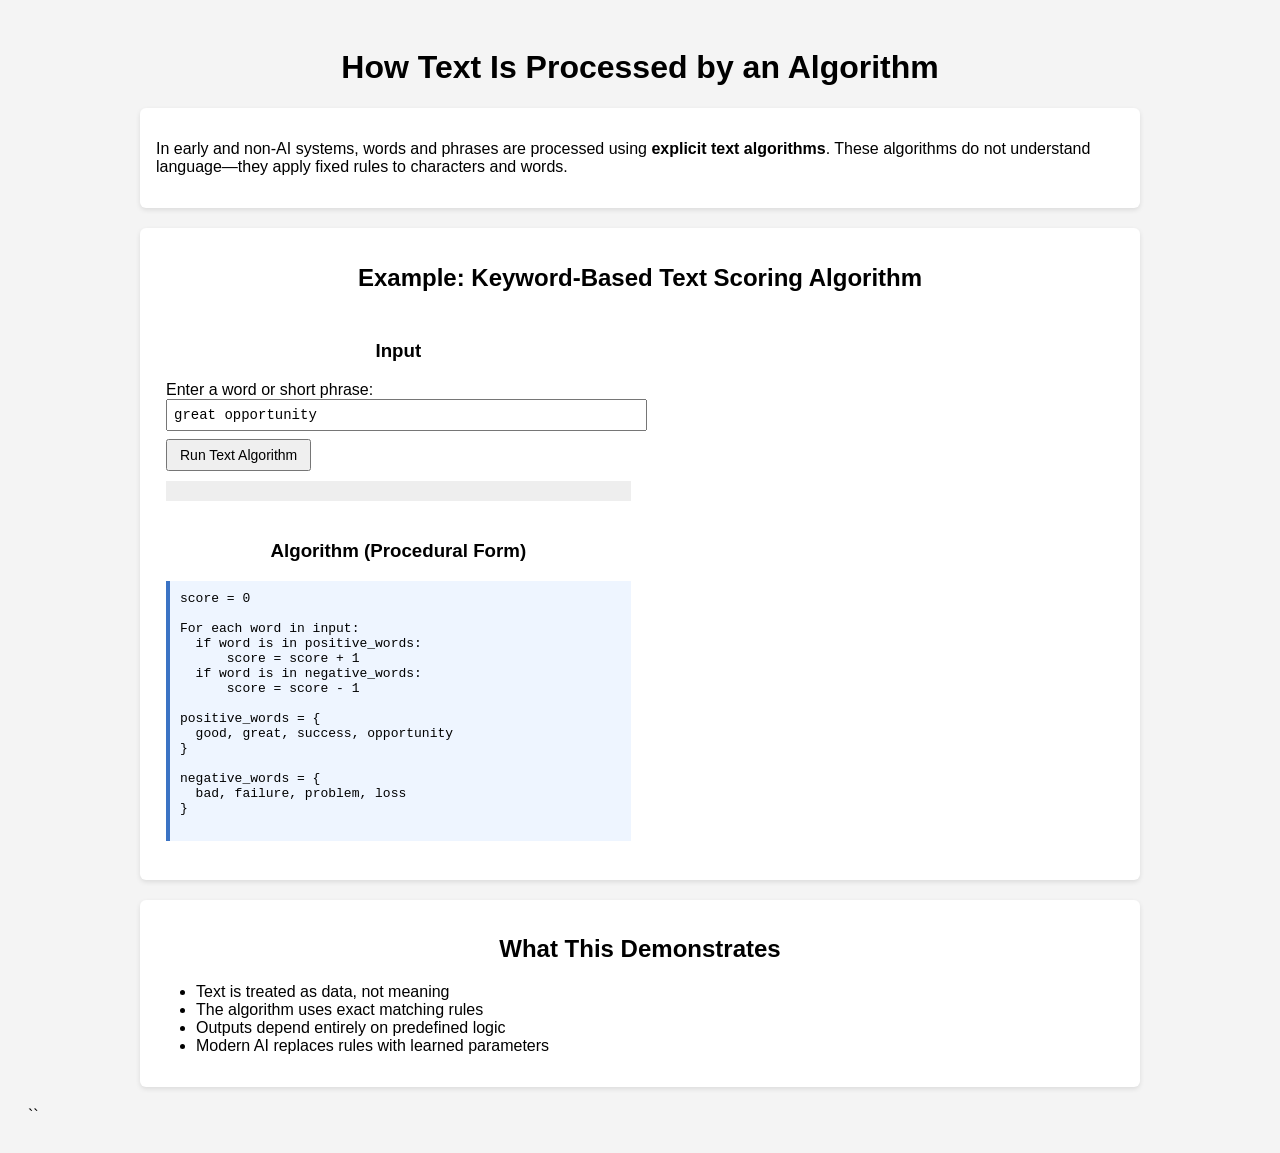
<file: textalgorithm.html>
<!DOCTYPE html>
<html lang="en">
<head>
<meta charset="UTF-8">
<title>How Text Is Processed by an Algorithm</title>

<style>
  body {
    font-family: Arial, sans-serif;
    background-color: #f4f4f4;
    padding: 20px;
  }

  h1, h2, h3 {
    text-align: center;
  }

  .container {
    max-width: 1000px;
    margin: auto;
  }

  .box {
    background: white;
    padding: 16px;
    margin-bottom: 20px;
    border-radius: 6px;
    box-shadow: 0 2px 5px rgba(0,0,0,0.1);
  }

  .row {
    width: 100%;
  }

  .cell {
    width: 48%;
    display: inline-block;
    vertical-align: top;
    padding: 10px;
  }

  input {
    width: 100%;
    padding: 6px;
    font-size: 14px;
    font-family: monospace;
    margin-bottom: 8px;
  }

  button {
    padding: 6px 12px;
    font-size: 14px;
    cursor: pointer;
  }

  pre {
    background: #eef5ff;
    padding: 10px;
    border-left: 4px solid #3b73c4;
    font-family: monospace;
    white-space: pre-wrap;
  }

  .output {
    margin-top: 10px;
    background: #eee;
    padding: 10px;
    font-family: monospace;
    white-space: pre-wrap;
  }
</style>
</head>

<body>

<div class="container">

<h1>How Text Is Processed by an Algorithm</h1>

<div class="box">
  <p>
    In early and non‑AI systems, words and phrases are processed using
    <strong>explicit text algorithms</strong>.
    These algorithms do not understand language—they apply fixed rules
    to characters and words.
  </p>
</div>

<div class="box">
  <h2>Example: Keyword‑Based Text Scoring Algorithm</h2>

  <div class="row">

    <div class="cell">
      <h3>Input</h3>

      Enter a word or short phrase:
      <input id="textInput" type="text" value="great opportunity">

      <button id="runTextBtn">Run Text Algorithm</button>

      <div id="textOutput" class="output"></div>
    </div>

    <div class="cell">
      <h3>Algorithm (Procedural Form)</h3>

      <pre>
score = 0

For each word in input:
  if word is in positive_words:
      score = score + 1
  if word is in negative_words:
      score = score - 1

positive_words = {
  good, great, success, opportunity
}

negative_words = {
  bad, failure, problem, loss
}
      </pre>
    </div>

  </div>
</div>

<div class="box">
  <h2>What This Demonstrates</h2>
  <ul>
    <li>Text is treated as data, not meaning</li>
    <li>The algorithm uses exact matching rules</li>
    <li>Outputs depend entirely on predefined logic</li>
    <li>Modern AI replaces rules with learned parameters</li>
  </ul>
</div>

</div>

<!-- ✅ SCRIPT AT END — DOM IS GUARANTEED TO EXIST -->
<script>
document.addEventListener("DOMContentLoaded", function () {

  var runButton = document.getElementById("runTextBtn");
  var inputField = document.getElementById("textInput");
  var outputBox = document.getElementById("textOutput");

  runButton.addEventListener("click", function () {

    var text = inputField.value.toLowerCase();
    var words = text.split(" ");

    var positive = ["good", "great", "success", "opportunity"];
    var negative = ["bad", "failure", "problem", "loss"];

    var score = 0;
    var i;

    for (i = 0; i < words.length; i++) {
      if (positive.indexOf(words[i]) !== -1) {
        score = score + 1;
      }
      if (negative.indexOf(words[i]) !== -1) {
        score = score - 1;
      }
    }

    outputBox.innerText =
      "Processed words:\n" +
      words.join(", ") + "\n\n" +
      "Final score: " + score;
  });

});
</script>

</body>
</html>
``
</file>
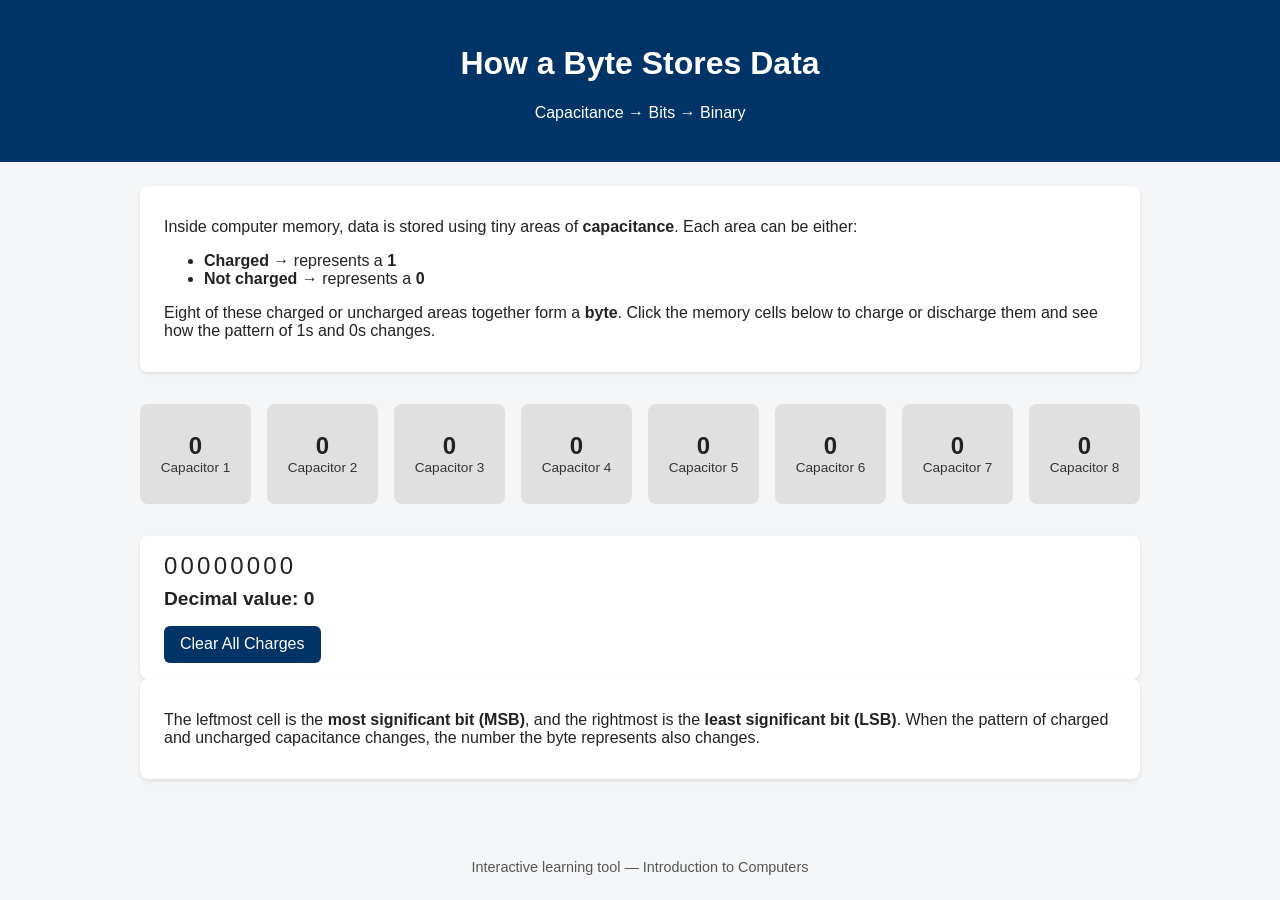
<file: tool1.html>
<!DOCTYPE html>
<html lang="en">
<head>
  <meta charset="UTF-8" />
  <meta name="viewport" content="width=device-width, initial-scale=1.0" />
  <title>How a Byte Stores Data</title>
  <style>
    body {
      font-family: Arial, Helvetica, sans-serif;
      background: #f4f6f8;
      margin: 0;
      color: #222;
    }
    header {
      background: #003366;
      color: white;
      padding: 1.5rem;
      text-align: center;
    }
    main {
      max-width: 1000px;
      margin: auto;
      padding: 1.5rem;
    }
    .explanation {
      background: white;
      padding: 1rem 1.5rem;
      border-radius: 8px;
      box-shadow: 0 2px 4px rgba(0,0,0,0.1);
      margin-bottom: 1.5rem;
    }
    .memory-row {
      display: grid;
      grid-template-columns: repeat(8, 1fr);
      gap: 1rem;
      margin: 2rem 0;
    }
    .cell {
      background: #e0e0e0;
      border-radius: 8px;
      height: 100px;
      display: flex;
      flex-direction: column;
      justify-content: center;
      align-items: center;
      cursor: pointer;
      transition: background 0.3s, transform 0.2s;
      user-select: none;
    }
    .cell:hover {
      transform: scale(1.05);
    }
    .cell.charged {
      background: #4caf50;
      color: white;
    }
    .bit-label {
      font-size: 1.5rem;
      font-weight: bold;
    }
    .cap-label {
      font-size: 0.85rem;
      opacity: 0.9;
    }
    .output {
      background: white;
      padding: 1rem 1.5rem;
      border-radius: 8px;
      box-shadow: 0 2px 4px rgba(0,0,0,0.1);
      margin-top: 1.5rem;
    }
    .binary {
      font-size: 1.5rem;
      letter-spacing: 0.2rem;
      margin-bottom: 0.5rem;
    }
    .decimal {
      font-size: 1.2rem;
      font-weight: bold;
    }
    button {
      margin-top: 1rem;
      padding: 0.6rem 1rem;
      font-size: 1rem;
      border: none;
      border-radius: 6px;
      cursor: pointer;
      background: #003366;
      color: white;
    }
    button:hover {
      background: #0055aa;
    }
    footer {
      text-align: center;
      font-size: 0.9rem;
      color: #555;
      margin-top: 2rem;
    }
  </style>
</head>
<body>

<header>
  <h1>How a Byte Stores Data</h1>
  <p>Capacitance → Bits → Binary</p>
</header>

<main>
  <div class="explanation">
    <p>
      Inside computer memory, data is stored using tiny areas of <strong>capacitance</strong>. Each area can be either:
    </p>
    <ul>
      <li><strong>Charged</strong> → represents a <strong>1</strong></li>
      <li><strong>Not charged</strong> → represents a <strong>0</strong></li>
    </ul>
    <p>
      Eight of these charged or uncharged areas together form a <strong>byte</strong>. Click the memory cells below to charge or discharge them and see how the pattern of 1s and 0s changes.
    </p>
  </div>

  <div class="memory-row" id="memory">
    <!-- Cells generated by JavaScript -->
  </div>

  <div class="output">
    <div class="binary" id="binaryOutput">00000000</div>
    <div class="decimal" id="decimalOutput">Decimal value: 0</div>
    <button onclick="clearMemory()">Clear All Charges</button>
  </div>

  <div class="explanation">
    <p>
      The leftmost cell is the <strong>most significant bit (MSB)</strong>, and the rightmost is the <strong>least significant bit (LSB)</strong>.
      When the pattern of charged and uncharged capacitance changes, the number the byte represents also changes.
    </p>
  </div>
</main>

<footer>
  <p>Interactive learning tool — Introduction to Computers</p>
</footer>

<script>
  const memory = document.getElementById('memory');
  const binaryOutput = document.getElementById('binaryOutput');
  const decimalOutput = document.getElementById('decimalOutput');

  const bits = new Array(8).fill(0);

  function render() {
    memory.innerHTML = '';
    bits.forEach((bit, index) => {
      const cell = document.createElement('div');
      cell.className = 'cell' + (bit ? ' charged' : '');
      cell.innerHTML = `
        <div class="bit-label">${bit}</div>
        <div class="cap-label">Capacitor ${index + 1}</div>
      `;
      cell.addEventListener('click', () => toggleBit(index));
      memory.appendChild(cell);
    });

    const binaryString = bits.join('');
    binaryOutput.textContent = binaryString;
    decimalOutput.textContent = 'Decimal value: ' + parseInt(binaryString, 2);
  }

  function toggleBit(index) {
    bits[index] = bits[index] === 0 ? 1 : 0;
    render();
  }

  function clearMemory() {
    bits.fill(0);
    render();
  }

  render();
</script>

</body>
</html>
</file>
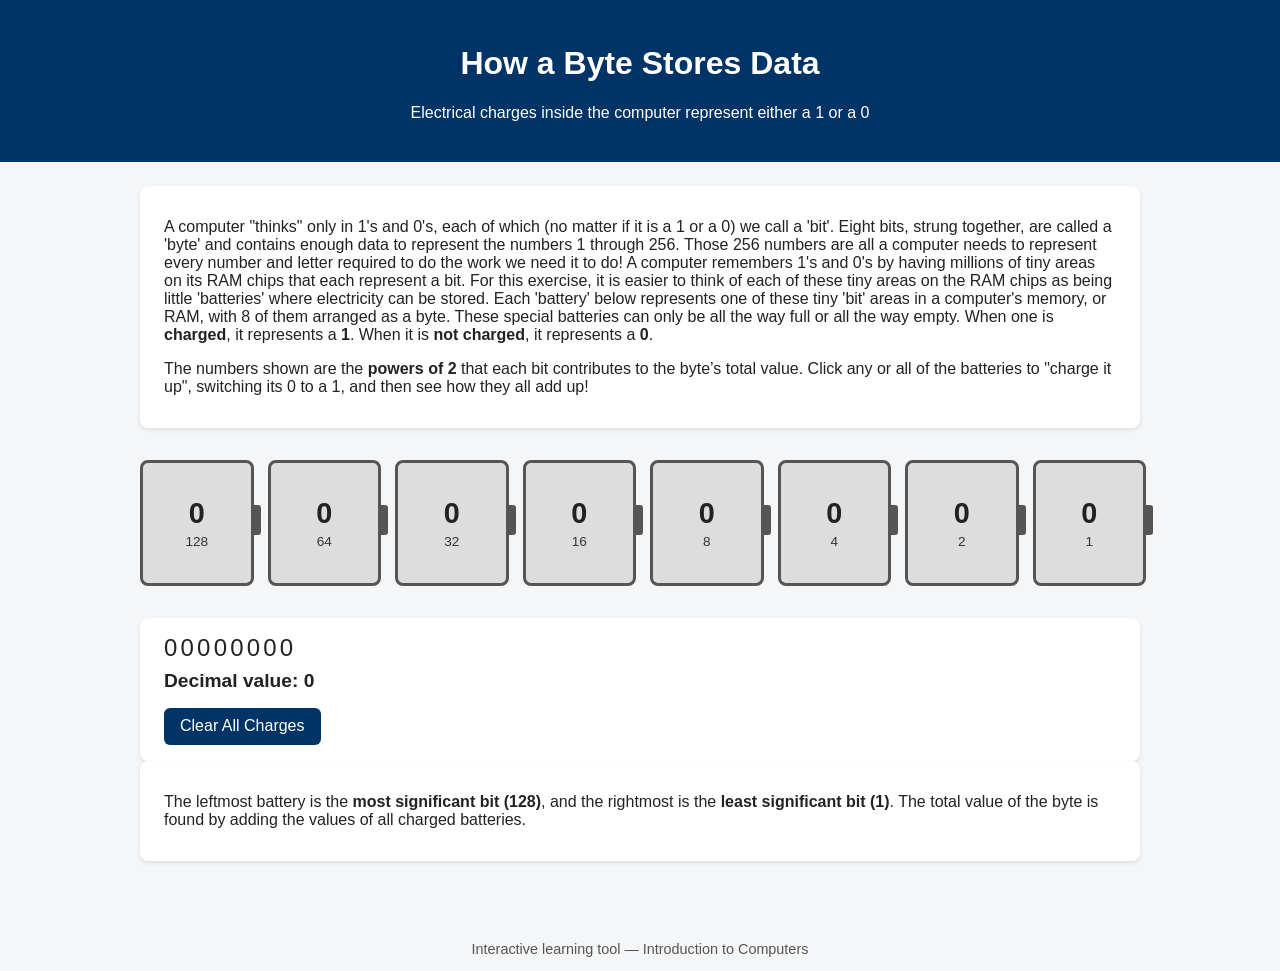
<file: tool2.html>
<!DOCTYPE html>
<html lang="en">
<head>
  <meta charset="UTF-8" />
  <meta name="viewport" content="width=device-width, initial-scale=1.0" />
  <title>How a Byte Stores Data</title>
  <style>
    body {
      font-family: Arial, Helvetica, sans-serif;
      background: #f4f6f8;
      margin: 0;
      color: #222;
    }
    header {
      background: #003366;
      color: white;
      padding: 1.5rem;
      text-align: center;
    }
    main {
      max-width: 1000px;
      margin: auto;
      padding: 1.5rem;
    }
    .explanation {
      background: white;
      padding: 1rem 1.5rem;
      border-radius: 8px;
      box-shadow: 0 2px 4px rgba(0,0,0,0.1);
      margin-bottom: 1.5rem;
    }

    /* Battery layout */
    .memory-row {
      display: grid;
      grid-template-columns: repeat(8, 1fr);
      gap: 1.25rem;
      margin: 2rem 0;
    }

    .battery {
      position: relative;
      width: 100%;
      height: 120px;
      border: 3px solid #555;
      border-radius: 8px;
      background: #ddd;
      cursor: pointer;
      display: flex;
      flex-direction: column;
      justify-content: center;
      align-items: center;
      transition: transform 0.2s;
      user-select: none;
    }

    .battery::after {
      content: "";
      position: absolute;
      top: 35%;
      right: -10px;
      width: 10px;
      height: 30px;
      background: #555;
      border-radius: 0 3px 3px 0;
    }

    .battery:hover {
      transform: scale(1.05);
    }

    .battery.charged {
      background: linear-gradient(to top, #4caf50 70%, #b7e1b8 100%);
      color: #fff;
      border-color: #2e7d32;
    }

    .bit-value {
      font-size: 1.8rem;
      font-weight: bold;
    }

    .bit-weight {
      font-size: 0.85rem;
      margin-top: 0.25rem;
      opacity: 0.9;
    }

    .output {
      background: white;
      padding: 1rem 1.5rem;
      border-radius: 8px;
      box-shadow: 0 2px 4px rgba(0,0,0,0.1);
      margin-top: 1.5rem;
    }

    .binary {
      font-size: 1.5rem;
      letter-spacing: 0.2rem;
      margin-bottom: 0.5rem;
    }

    .decimal {
      font-size: 1.2rem;
      font-weight: bold;
    }

    button {
      margin-top: 1rem;
      padding: 0.6rem 1rem;
      font-size: 1rem;
      border: none;
      border-radius: 6px;
      cursor: pointer;
      background: #003366;
      color: white;
    }

    button:hover {
      background: #0055aa;
    }

    footer {
      text-align: center;
      font-size: 0.9rem;
      color: #555;
      margin-top: 2rem;
    }
  </style>
</head>
<body>

<header>
  <h1>How a Byte Stores Data</h1>
  <p>Electrical charges inside the computer represent either a 1 or a 0</p>
</header>

<main>
  <div class="explanation">
    <p>
      A computer "thinks" only in 1's and 0's, each of which (no matter if it is a 1 or a 0) we call a 'bit'.
      Eight bits, strung together, are called a 'byte' and contains enough data to represent the numbers 1 through 256.
      Those 256 numbers are all a computer needs to represent every number and letter required to do the work we need it to do!
      A computer remembers 1's and 0's by having millions of tiny areas on its RAM chips that each represent a bit.
      For this exercise, it is easier to think of each of these tiny areas on the RAM chips as being little 'batteries' where electricity can be stored.
      Each 'battery' below represents one of these tiny 'bit' areas in a computer's memory, or RAM, with 8 of them arranged as a byte.  
      These special batteries can only be all the way full or all the way empty.
      When one is <strong>charged</strong>, it represents a <strong>1</strong>. When it is <strong>not charged</strong>, it represents a <strong>0</strong>.
    </p>
    <p>
      The numbers shown are the <strong>powers of 2</strong> that each bit contributes to the byte’s total value.  Click any or all of the batteries to "charge it up", switching its 0 to a 1, and then see how they all add up!
    </p>
  </div>

  <div class="memory-row" id="memory"></div>

  <div class="output">
    <div class="binary" id="binaryOutput">00000000</div>
    <div class="decimal" id="decimalOutput">Decimal value: 0</div>
    <button onclick="clearMemory()">Clear All Charges</button>
  </div>

  <div class="explanation">
    <p>
      The leftmost battery is the <strong>most significant bit (128)</strong>, and the rightmost is the <strong>least significant bit (1)</strong>.
      The total value of the byte is found by adding the values of all charged batteries.
    </p>
  </div>
</main>

<footer>
  <p>Interactive learning tool — Introduction to Computers</p>
</footer>

<script>
  const memory = document.getElementById('memory');
  const binaryOutput = document.getElementById('binaryOutput');
  const decimalOutput = document.getElementById('decimalOutput');

  const bits = new Array(8).fill(0);
  const weights = [128, 64, 32, 16, 8, 4, 2, 1];

  function render() {
    memory.innerHTML = '';
    bits.forEach((bit, index) => {
      const battery = document.createElement('div');
      battery.className = 'battery' + (bit ? ' charged' : '');
      battery.innerHTML = `
        <div class="bit-value">${bit}</div>
        <div class="bit-weight">${weights[index]}</div>
      `;
      battery.addEventListener('click', () => toggleBit(index));
      memory.appendChild(battery);
    });

    const binaryString = bits.join('');
    binaryOutput.textContent = binaryString;

    const decimalValue = bits.reduce((sum, bit, i) => sum + bit * weights[i], 0);
    decimalOutput.textContent = 'Decimal value: ' + decimalValue;
  }

  function toggleBit(index) {
    bits[index] = bits[index] === 0 ? 1 : 0;
    render();
  }

  function clearMemory() {
    bits.fill(0);
    render();
  }

  render();
</script>

</body>
</html>
</file>
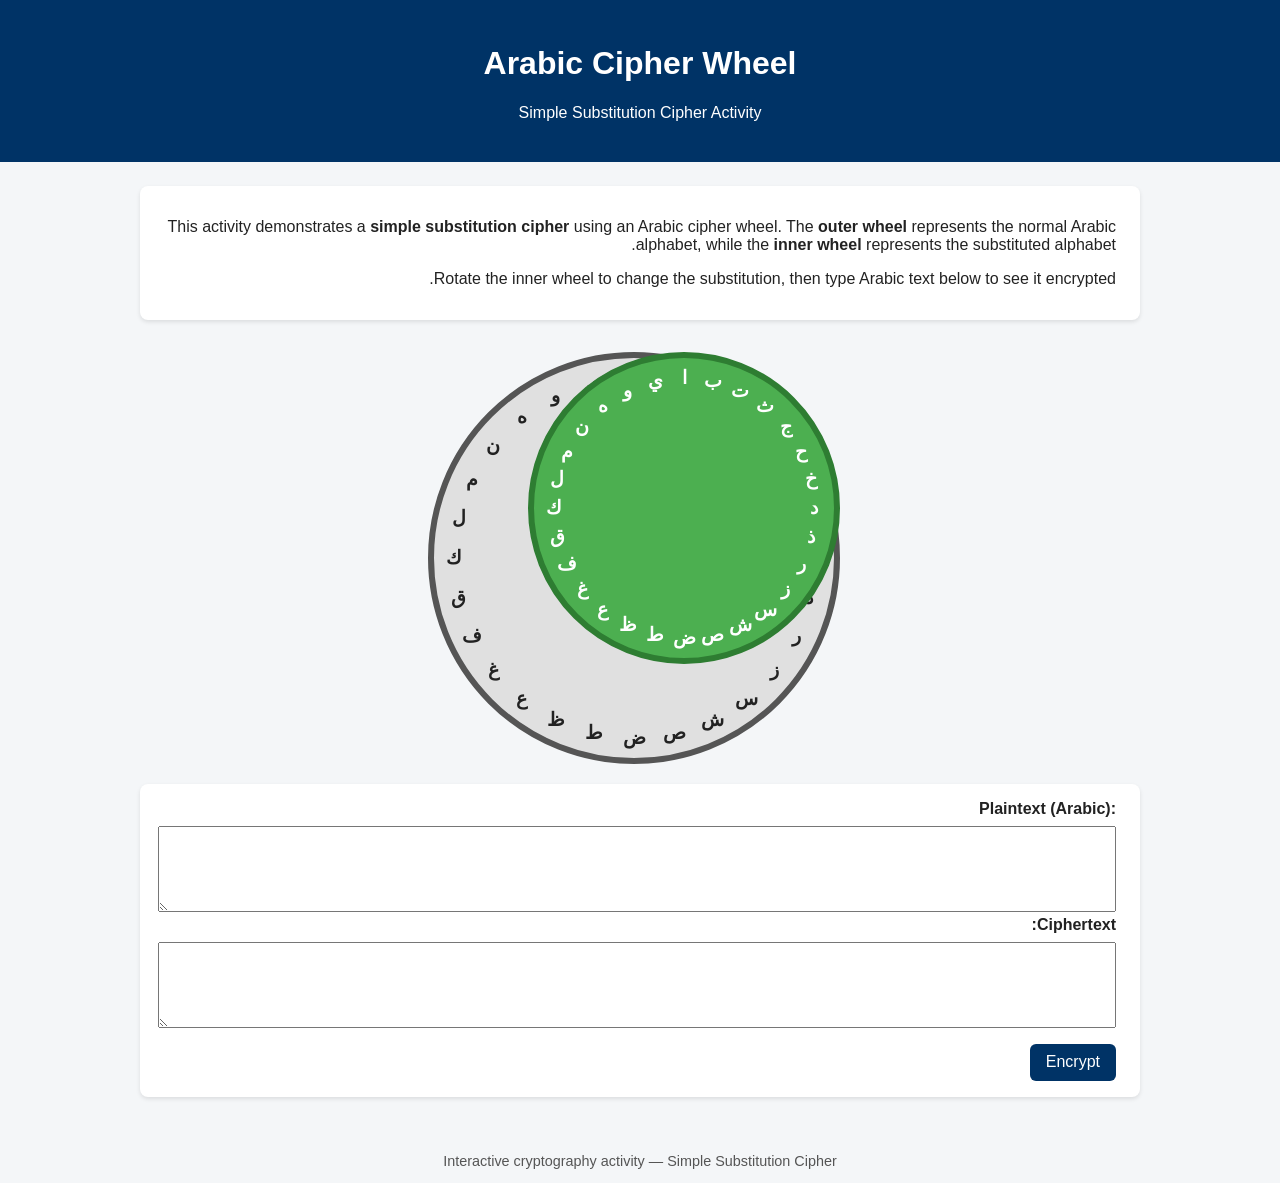
<file: tool3.html>
<!DOCTYPE html>
<html lang="ar">
<head>
  <meta charset="UTF-8" />
  <meta name="viewport" content="width=device-width, initial-scale=1.0" />
  <title>Arabic Cipher Wheel – Simple Substitution</title>
  <style>
    body {
      font-family: "Arial", sans-serif;
      background: #f4f6f8;
      margin: 0;
      color: #222;
      direction: rtl;
    }
    header {
      background: #003366;
      color: #fff;
      padding: 1.5rem;
      text-align: center;
    }
    main {
      max-width: 1000px;
      margin: auto;
      padding: 1.5rem;
    }
    .explanation {
      background: #fff;
      padding: 1rem 1.5rem;
      border-radius: 8px;
      box-shadow: 0 2px 4px rgba(0,0,0,0.1);
      margin-bottom: 1.5rem;
    }
    .wheel-container {
      position: relative;
      width: 400px;
      height: 400px;
      margin: 2rem auto;
    }
    .wheel {
      position: absolute;
      width: 100%;
      height: 100%;
      border-radius: 50%;
      display: flex;
      justify-content: center;
      align-items: center;
      user-select: none;
    }
    .outer-wheel {
      background: #e0e0e0;
      border: 6px solid #555;
    }
    .inner-wheel {
      background: #4caf50;
      width: 300px;
      height: 300px;
      border: 6px solid #2e7d32;
      color: #fff;
      cursor: grab;
    }
    .letter {
      position: absolute;
      font-size: 1.2rem;
      font-weight: bold;
      transform-origin: 50% 200px;
    }
    .controls {
      background: #fff;
      padding: 1rem 1.5rem;
      border-radius: 8px;
      box-shadow: 0 2px 4px rgba(0,0,0,0.1);
      margin-top: 1.5rem;
    }
    textarea {
      width: 100%;
      height: 80px;
      font-size: 1rem;
      margin-top: 0.5rem;
    }
    button {
      margin-top: 0.75rem;
      padding: 0.6rem 1rem;
      font-size: 1rem;
      border: none;
      border-radius: 6px;
      cursor: pointer;
      background: #003366;
      color: white;
    }
    button:hover {
      background: #0055aa;
    }
    footer {
      text-align: center;
      font-size: 0.9rem;
      color: #555;
      margin-top: 2rem;
    }
  </style>
</head>
<body>

<header>
  <h1>Arabic Cipher Wheel</h1>
  <p>Simple Substitution Cipher Activity</p>
</header>

<main>
  <div class="explanation">
    <p>
      This activity demonstrates a <strong>simple substitution cipher</strong> using an Arabic cipher wheel.
      The <strong>outer wheel</strong> represents the normal Arabic alphabet, while the <strong>inner wheel</strong>
      represents the substituted alphabet.
    </p>
    <p>
      Rotate the inner wheel to change the substitution, then type Arabic text below to see it encrypted.
    </p>
  </div>

  <div class="wheel-container">
    <div class="wheel outer-wheel" id="outerWheel"></div>
    <div class="wheel inner-wheel" id="innerWheel"></div>
  </div>

  <div class="controls">
    <label><strong>Plaintext (Arabic):</strong></label>
    <textarea id="plaintext"></textarea>

    <label><strong>Ciphertext:</strong></label>
    <textarea id="ciphertext" readonly></textarea>

    <button onclick="encryptText()">Encrypt</button>
  </div>
</main>

<footer>
  <p>Interactive cryptography activity — Simple Substitution Cipher</p>
</footer>

<script>
  const arabicAlphabet = [
    'ا','ب','ت','ث','ج','ح','خ','د','ذ','ر','ز','س','ش','ص','ض','ط','ظ','ع','غ','ف','ق','ك','ل','م','ن','ه','و','ي'
  ];

  const outerWheel = document.getElementById('outerWheel');
  const innerWheel = document.getElementById('innerWheel');

  let rotation = 0;

  function createWheel(wheel, letters, radius) {
    wheel.innerHTML = '';
    const angleStep = 360 / letters.length;
    letters.forEach((letter, i) => {
      const span = document.createElement('span');
      span.className = 'letter';
      span.textContent = letter;
      span.style.transform = `rotate(${i * angleStep}deg) translateY(-${radius}px) rotate(-${i * angleStep}deg)`;
      wheel.appendChild(span);
    });
  }

  createWheel(outerWheel, arabicAlphabet, 180);
  createWheel(innerWheel, arabicAlphabet, 130);

  let dragging = false;
  let startAngle = 0;

  innerWheel.addEventListener('mousedown', e => {
    dragging = true;
    startAngle = e.clientX;
  });

  document.addEventListener('mouseup', () => dragging = false);

  document.addEventListener('mousemove', e => {
    if (!dragging) return;
    rotation += (e.clientX - startAngle) * 0.5;
    startAngle = e.clientX;
    innerWheel.style.transform = `rotate(${rotation}deg)`;
  });

  function encryptText() {
    const shift = Math.round(rotation / (360 / arabicAlphabet.length)) % arabicAlphabet.length;
    const text = document.getElementById('plaintext').value;

    let result = '';
    for (const char of text) {
      const index = arabicAlphabet.indexOf(char);
      if (index === -1) {
        result += char;
      } else {
        result += arabicAlphabet[(index + shift + arabicAlphabet.length) % arabicAlphabet.length];
      }
    }

    document.getElementById('ciphertext').value = result;
  }
</script>

</body>
</html>
</file>
